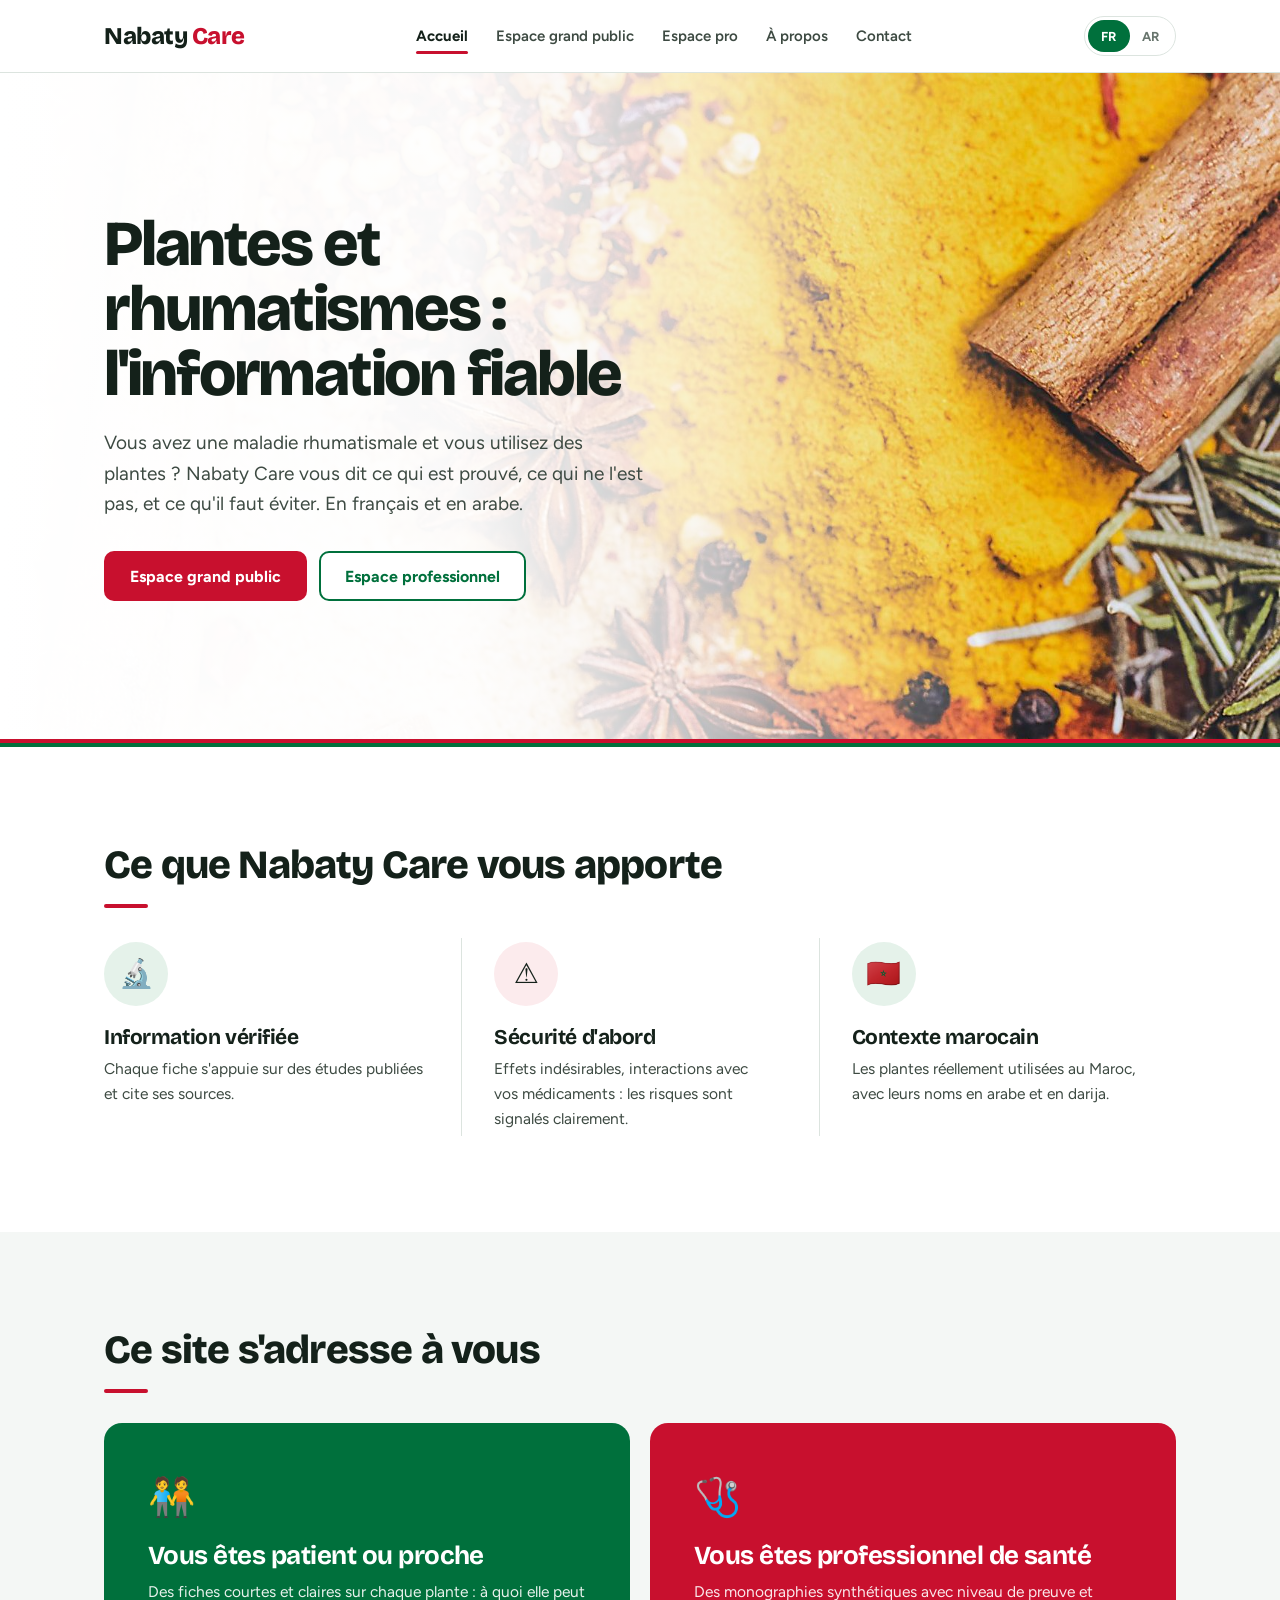
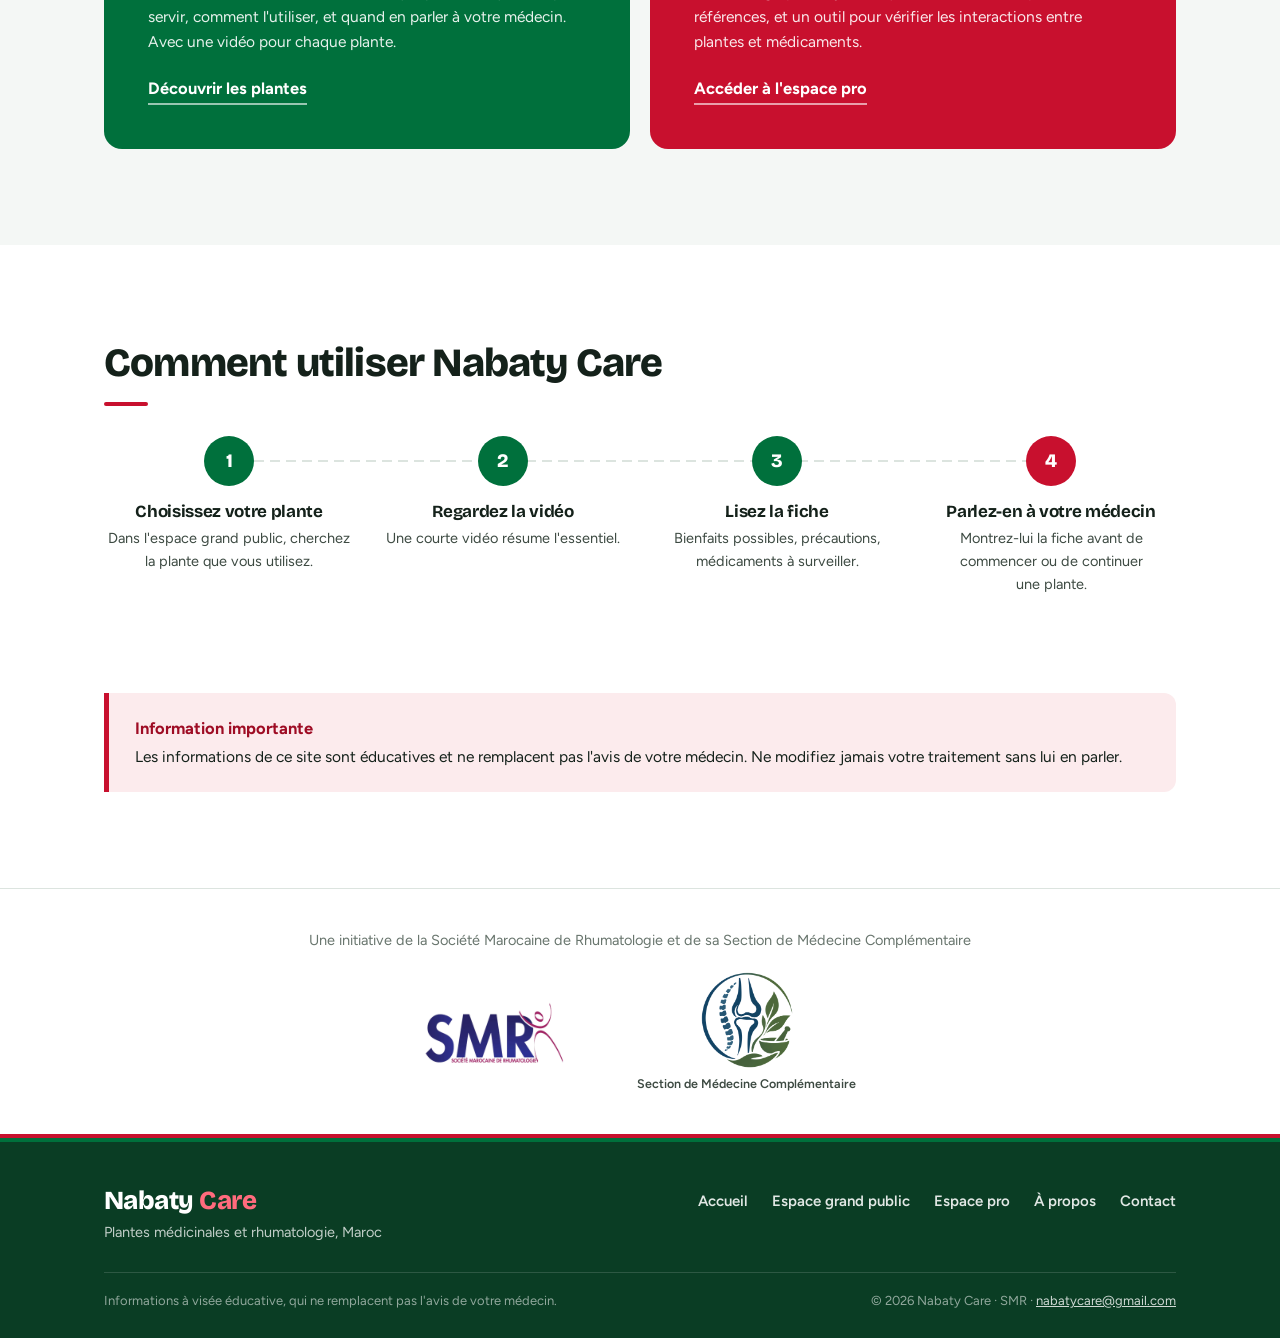
<file: index.html>
<!DOCTYPE html>
<html lang="fr" dir="ltr" class="l-fr">
<head>
<meta charset="UTF-8">
<meta name="viewport" content="width=device-width, initial-scale=1">
<title>Nabaty Care · Plantes médicinales et rhumatologie</title>
<meta name="description" content="Information fiable et bilingue sur les plantes médicinales utilisées par les personnes atteintes de maladies rhumatismales au Maroc.">
<meta name="theme-color" content="#ffffff">
<script>try{if(localStorage.getItem('nabaty-lang')==='ar'){var h=document.documentElement;h.className='l-ar';h.dir='rtl';h.lang='ar';}}catch(e){}</script>
<link rel="preconnect" href="https://fonts.googleapis.com">
<link rel="preconnect" href="https://fonts.gstatic.com" crossorigin>
<link href="https://fonts.googleapis.com/css2?family=Bricolage+Grotesque:opsz,wght@12..96,600;12..96,800&family=Figtree:wght@400;500;600;700&family=Noto+Kufi+Arabic:wght@500;700&family=Tajawal:wght@400;500;700&display=swap" rel="stylesheet">
<link rel="stylesheet" href="nabatyric.css">
</head>
<body>
<nav class="top"><div class="nav-inner">
  <a class="wordmark" href="index.html">Nabaty <span>Care</span></a>
  <div class="nav-links">
    <a href="index.html" class="active"><span data-l="fr">Accueil</span><span data-l="ar">الرئيسية</span></a>
    <a href="grand-public.html"><span data-l="fr">Espace grand public</span><span data-l="ar">فضاء العموم</span></a>
    <a href="pro.html"><span data-l="fr">Espace pro</span><span data-l="ar">الفضاء المهني</span></a>
    <a href="apropos.html"><span data-l="fr">À propos</span><span data-l="ar">من نحن</span></a>
    <a href="contact.html"><span data-l="fr">Contact</span><span data-l="ar">اتصل بنا</span></a>
  </div>
  <div class="nav-right">
    <div class="lang"><button type="button" data-lang="fr" class="on">FR</button><button type="button" data-lang="ar">AR</button></div>
    <button class="nav-toggle" type="button" aria-label="Menu" aria-expanded="false"><span></span><span></span><span></span></button>
  </div>
</div></nav>

<header class="hero">
  <div class="hero-bg" role="img" aria-label="Épices et plantes séchées"></div>
  <div class="wrap"><div class="hero-text">
    <h1 data-l="fr">Plantes et rhumatismes : l'information fiable</h1><h1 data-l="ar">النباتات والروماتيزم: معلومات موثوقة</h1>
    <p data-l="fr">Vous avez une maladie rhumatismale et vous utilisez des plantes ? Nabaty Care vous dit ce qui est prouvé, ce qui ne l'est pas, et ce qu'il faut éviter. En français et en arabe.</p><p data-l="ar">هل تعاني من مرض روماتيزمي وتستعمل النباتات؟ يخبرك Nabaty Care بما هو مُثبت علمياً، وما ليس كذلك، وما يجب تجنّبه. بالعربية والفرنسية.</p>
    <div class="hero-btns">
      <a class="btn btn-red" href="grand-public.html"><span data-l="fr">Espace grand public</span><span data-l="ar">فضاء العموم</span></a>
      <a class="btn btn-line" href="pro.html"><span data-l="fr">Espace professionnel</span><span data-l="ar">الفضاء المهني</span></a>
    </div>
  </div></div>
</header>
<div class="band"></div>

<section class="section"><div class="wrap">
  <h2 data-l="fr" class="title">Ce que Nabaty Care vous apporte</h2><h2 data-l="ar" class="title">ما يقدّمه لكم Nabaty Care</h2>
  <div class="title-bar"></div>
  <div class="cols3">
    <div class="col"><div class="ico">🔬</div><h3 data-l="fr">Information vérifiée</h3><h3 data-l="ar">معلومات موثّقة</h3><p data-l="fr">Chaque fiche s'appuie sur des études publiées et cite ses sources.</p><p data-l="ar">كل بطاقة مبنية على دراسات منشورة وتذكر مصادرها.</p></div>
    <div class="col"><div class="ico">⚠️</div><h3 data-l="fr">Sécurité d'abord</h3><h3 data-l="ar">السلامة أولاً</h3><p data-l="fr">Effets indésirables, interactions avec vos médicaments : les risques sont signalés clairement.</p><p data-l="ar">الآثار الجانبية والتداخلات مع أدويتكم: المخاطر مذكورة بوضوح.</p></div>
    <div class="col"><div class="ico">🇲🇦</div><h3 data-l="fr">Contexte marocain</h3><h3 data-l="ar">السياق المغربي</h3><p data-l="fr">Les plantes réellement utilisées au Maroc, avec leurs noms en arabe et en darija.</p><p data-l="ar">النباتات المستعملة فعلاً في المغرب، بأسمائها بالعربية والدارجة.</p></div>
  </div>
</div></section>

<section class="section tint"><div class="wrap">
  <h2 data-l="fr" class="title">Ce site s'adresse à vous</h2><h2 data-l="ar" class="title">هذا الموقع موجّه إليكم</h2>
  <div class="title-bar"></div>
  <div class="duo">
    <a class="duo-card g" href="grand-public.html"><div class="ico">🧑‍🤝‍🧑</div>
      <h3 data-l="fr">Vous êtes patient ou proche</h3><h3 data-l="ar">أنت مريض أو من أقاربه</h3>
      <p data-l="fr">Des fiches courtes et claires sur chaque plante : à quoi elle peut servir, comment l'utiliser, et quand en parler à votre médecin. Avec une vidéo pour chaque plante.</p><p data-l="ar">بطاقات قصيرة وواضحة عن كل نبتة: فيمَ قد تفيد، وكيف تُستعمل، ومتى يجب استشارة الطبيب. مع فيديو لكل نبتة.</p>
      <span data-l="fr" class="go">Découvrir les plantes</span><span data-l="ar" class="go">اكتشف النباتات</span></a>
    <a class="duo-card r" href="pro.html"><div class="ico">🩺</div>
      <h3 data-l="fr">Vous êtes professionnel de santé</h3><h3 data-l="ar">أنت مهني صحة</h3>
      <p data-l="fr">Des monographies synthétiques avec niveau de preuve et références, et un outil pour vérifier les interactions entre plantes et médicaments.</p><p data-l="ar">دراسات مركّزة لكل نبتة مع مستوى الدليل والمراجع، وأداة للتحقق من التداخلات بين النباتات والأدوية.</p>
      <span data-l="fr" class="go">Accéder à l'espace pro</span><span data-l="ar" class="go">الدخول إلى الفضاء المهني</span></a>
  </div>
</div></section>

<section class="section"><div class="wrap">
  <h2 data-l="fr" class="title">Comment utiliser Nabaty Care</h2><h2 data-l="ar" class="title">كيف تستعمل Nabaty Care</h2>
  <div class="title-bar"></div>
  <div class="steps">
    <div class="step"><div class="n">1</div><h3 data-l="fr">Choisissez votre plante</h3><h3 data-l="ar">اختر نبتتك</h3><p data-l="fr">Dans l'espace grand public, cherchez la plante que vous utilisez.</p><p data-l="ar">في فضاء العموم، ابحث عن النبتة التي تستعملها.</p></div>
    <div class="step"><div class="n">2</div><h3 data-l="fr">Regardez la vidéo</h3><h3 data-l="ar">شاهد الفيديو</h3><p data-l="fr">Une courte vidéo résume l'essentiel.</p><p data-l="ar">فيديو قصير يلخّص الأهم.</p></div>
    <div class="step"><div class="n">3</div><h3 data-l="fr">Lisez la fiche</h3><h3 data-l="ar">اقرأ البطاقة</h3><p data-l="fr">Bienfaits possibles, précautions, médicaments à surveiller.</p><p data-l="ar">الفوائد المحتملة، الاحتياطات، والأدوية التي يجب الانتباه إليها.</p></div>
    <div class="step"><div class="n">4</div><h3 data-l="fr">Parlez-en à votre médecin</h3><h3 data-l="ar">تحدّث مع طبيبك</h3><p data-l="fr">Montrez-lui la fiche avant de commencer ou de continuer une plante.</p><p data-l="ar">أطلعه على البطاقة قبل أن تبدأ نبتة أو تواصل استعمالها.</p></div>
  </div>
</div></section>

<div class="wrap" style="padding-bottom:clamp(56px,8vw,96px)">
  <div class="notice"><strong data-l="fr">Information importante</strong><strong data-l="ar">معلومة مهمة</strong><p data-l="fr">Les informations de ce site sont éducatives et ne remplacent pas l'avis de votre médecin. Ne modifiez jamais votre traitement sans lui en parler.</p><p data-l="ar">المعلومات الواردة في هذا الموقع تثقيفية ولا تعوّض رأي طبيبك. لا تغيّر علاجك أبداً دون استشارته.</p></div>
</div>
<div class="partners"><div class="wrap">
  <p data-l="fr">Une initiative de la Société Marocaine de Rhumatologie et de sa Section de Médecine Complémentaire</p><p data-l="ar">مبادرة من الجمعية المغربية لطب الروماتيزم وقسم الطب التكميلي التابع لها</p>
  <div class="logos">
    <img class="smr" src="logo-smr.png" alt="Société Marocaine de Rhumatologie (SMR)">
    <figure class="sec-fig"><img class="sec" src="logo-section.png" alt="Section de Médecine Complémentaire"><figcaption><span data-l="fr">Section de Médecine Complémentaire</span><span data-l="ar">قسم الطب التكميلي</span></figcaption></figure>
  </div>
</div></div>
<div class="band"></div>
<footer class="foot"><div class="wrap"><div class="foot-inner">
  <div class="foot-top">
    <div><div class="wordmark">Nabaty <span>Care</span></div>
    <p data-l="fr" class="foot-tag">Plantes médicinales et rhumatologie, Maroc</p><p data-l="ar" class="foot-tag">النباتات الطبية وطب الروماتيزم، المغرب</p></div>
    <div class="foot-links"><a href="index.html"><span data-l="fr">Accueil</span><span data-l="ar">الرئيسية</span></a> <a href="grand-public.html"><span data-l="fr">Espace grand public</span><span data-l="ar">فضاء العموم</span></a> <a href="pro.html"><span data-l="fr">Espace pro</span><span data-l="ar">الفضاء المهني</span></a> <a href="apropos.html"><span data-l="fr">À propos</span><span data-l="ar">من نحن</span></a> <a href="contact.html"><span data-l="fr">Contact</span><span data-l="ar">اتصل بنا</span></a></div>
  </div>
  <div class="foot-bottom">
    <span data-l="fr">Informations à visée éducative, qui ne remplacent pas l'avis de votre médecin.</span><span data-l="ar">معلومات ذات طابع تثقيفي، لا تعوّض رأي طبيبك.</span>
    <span>© 2026 Nabaty Care · SMR · <a href="mailto:nabatycare@gmail.com">nabatycare@gmail.com</a></span>
  </div>
</div></div></footer>
<script src="nabatyric.js"></script>
</body>
</html>
</file>
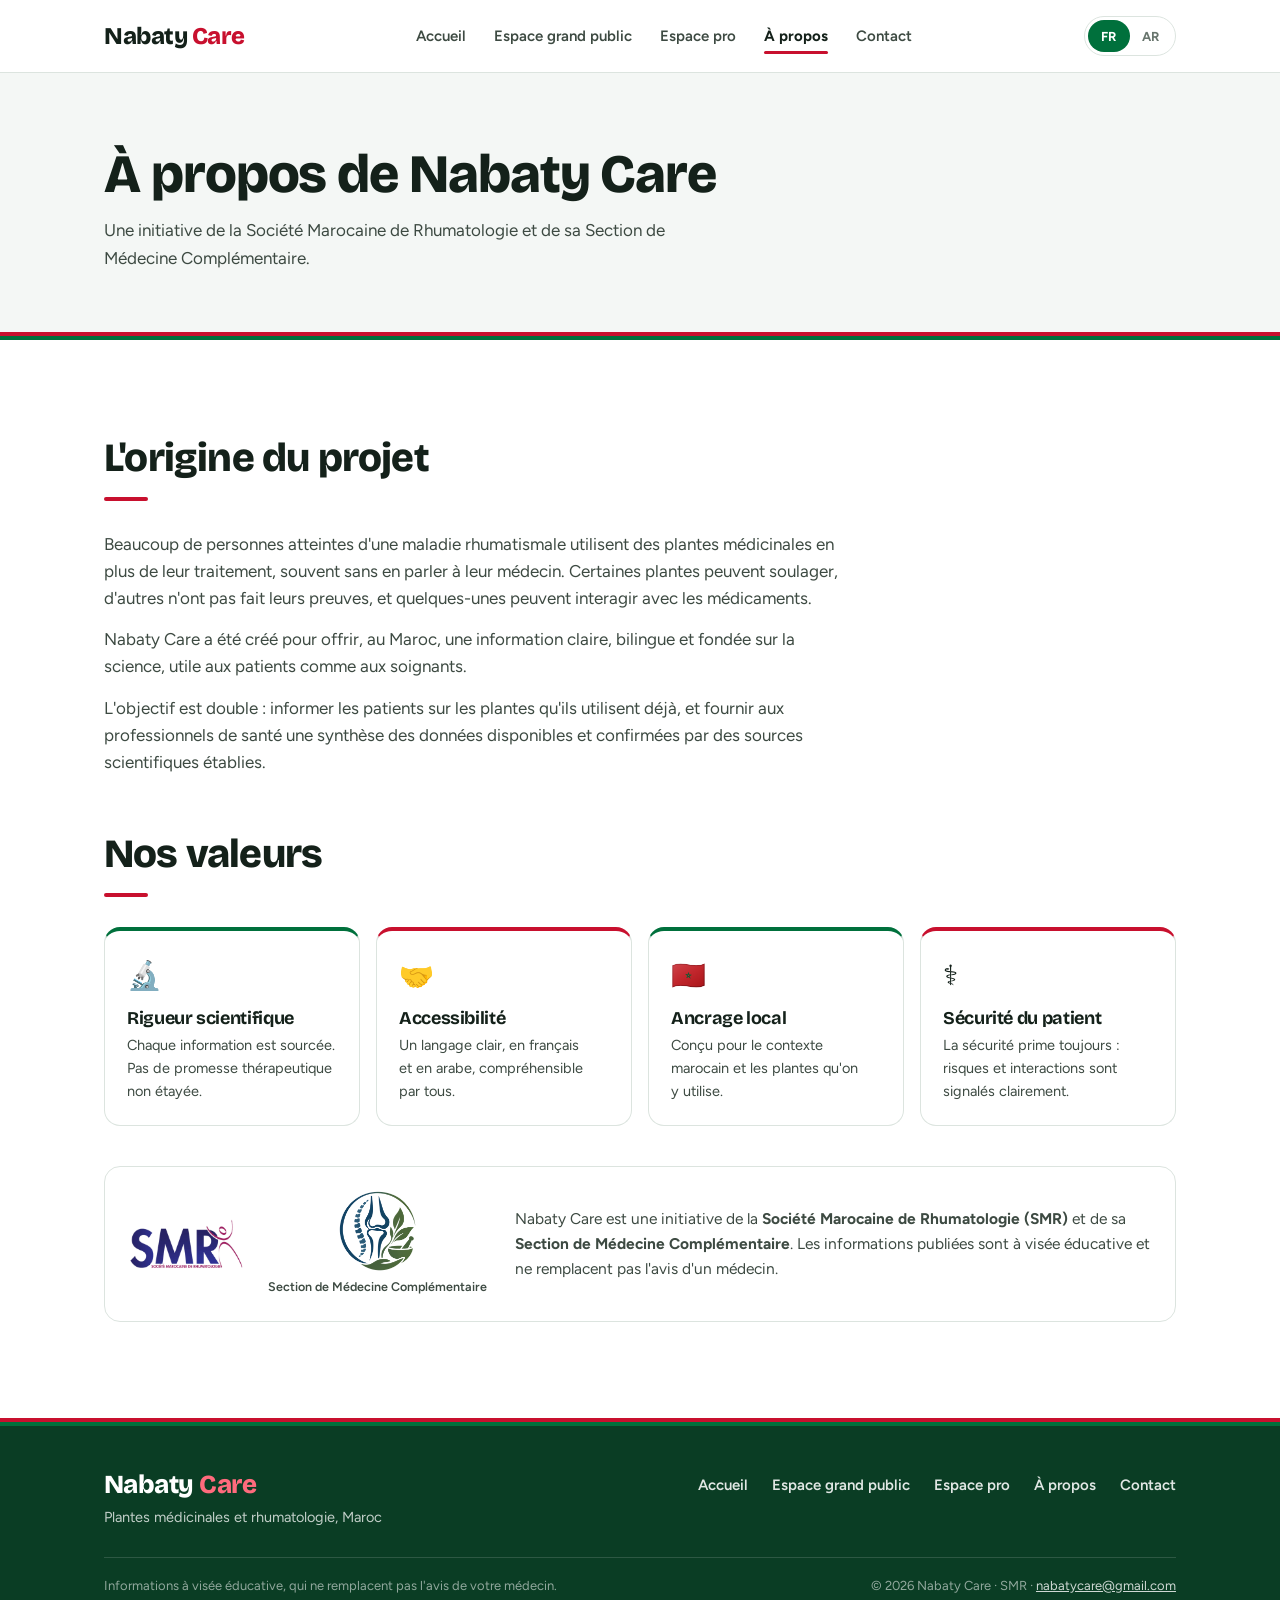
<file: apropos.html>
<!DOCTYPE html>
<html lang="fr" dir="ltr" class="l-fr">
<head>
<meta charset="UTF-8">
<meta name="viewport" content="width=device-width, initial-scale=1">
<title>À propos · Nabaty Care</title>
<meta name="description" content="Nabaty Care, une initiative de la Société Marocaine de Rhumatologie et de sa Section de Médecine Complémentaire.">
<meta name="theme-color" content="#ffffff">
<script>try{if(localStorage.getItem('nabaty-lang')==='ar'){var h=document.documentElement;h.className='l-ar';h.dir='rtl';h.lang='ar';}}catch(e){}</script>
<link rel="preconnect" href="https://fonts.googleapis.com">
<link rel="preconnect" href="https://fonts.gstatic.com" crossorigin>
<link href="https://fonts.googleapis.com/css2?family=Bricolage+Grotesque:opsz,wght@12..96,600;12..96,800&family=Figtree:wght@400;500;600;700&family=Noto+Kufi+Arabic:wght@500;700&family=Tajawal:wght@400;500;700&display=swap" rel="stylesheet">
<link rel="stylesheet" href="nabatyric.css">
</head>
<body>
<nav class="top"><div class="nav-inner">
  <a class="wordmark" href="index.html">Nabaty <span>Care</span></a>
  <div class="nav-links">
    <a href="index.html"><span data-l="fr">Accueil</span><span data-l="ar">الرئيسية</span></a>
    <a href="grand-public.html"><span data-l="fr">Espace grand public</span><span data-l="ar">فضاء العموم</span></a>
    <a href="pro.html"><span data-l="fr">Espace pro</span><span data-l="ar">الفضاء المهني</span></a>
    <a href="apropos.html" class="active"><span data-l="fr">À propos</span><span data-l="ar">من نحن</span></a>
    <a href="contact.html"><span data-l="fr">Contact</span><span data-l="ar">اتصل بنا</span></a>
  </div>
  <div class="nav-right">
    <div class="lang"><button type="button" data-lang="fr" class="on">FR</button><button type="button" data-lang="ar">AR</button></div>
    <button class="nav-toggle" type="button" aria-label="Menu" aria-expanded="false"><span></span><span></span><span></span></button>
  </div>
</div></nav>
<header class="page-head"><div class="wrap">
  <h1 data-l="fr">À propos de Nabaty Care</h1><h1 data-l="ar">حول Nabaty Care</h1>
  <p data-l="fr">Une initiative de la Société Marocaine de Rhumatologie et de sa Section de Médecine Complémentaire.</p><p data-l="ar">مبادرة من الجمعية المغربية لطب الروماتيزم وقسم الطب التكميلي التابع لها.</p>
</div></header>
<div class="band"></div>

<section class="section"><div class="wrap">
  <h2 data-l="fr" class="title">L'origine du projet</h2><h2 data-l="ar" class="title">نشأة المشروع</h2>
  <div class="title-bar"></div>
  <div class="prose">
    <p data-l="fr">Beaucoup de personnes atteintes d'une maladie rhumatismale utilisent des plantes médicinales en plus de leur traitement, souvent sans en parler à leur médecin. Certaines plantes peuvent soulager, d'autres n'ont pas fait leurs preuves, et quelques-unes peuvent interagir avec les médicaments.</p><p data-l="ar">كثير من المصابين بأمراض روماتيزمية يستعملون النباتات الطبية إلى جانب علاجهم، وغالباً دون إخبار طبيبهم. بعض النباتات قد تخفّف الأعراض، وبعضها لم تثبت فعاليته، وبعضها قد يتداخل مع الأدوية.</p>
    <p data-l="fr">Nabaty Care a été créé pour offrir, au Maroc, une information claire, bilingue et fondée sur la science, utile aux patients comme aux soignants.</p><p data-l="ar">أُنشئ Nabaty Care لتقديم معلومات واضحة، ثنائية اللغة ومبنية على العلم في المغرب، تفيد المرضى ومهنيي الصحة على حدّ سواء.</p>
    <p data-l="fr">L'objectif est double : informer les patients sur les plantes qu'ils utilisent déjà, et fournir aux professionnels de santé une synthèse des données disponibles et confirmées par des sources scientifiques établies.</p><p data-l="ar">الهدف مزدوج: إعلام المرضى بالنباتات التي يستعملونها فعلاً، وتزويد مهنيي الصحة بخلاصة للمعطيات المتوفرة والمؤكَّدة بمصادر علمية معتمدة.</p>
  </div>

  <div style="margin-top:56px"><h2 data-l="fr" class="title">Nos valeurs</h2><h2 data-l="ar" class="title">قيمنا</h2></div>
  <div class="title-bar"></div>
  <div class="values">
    <div class="val"><div class="ico">🔬</div><h3 data-l="fr">Rigueur scientifique</h3><h3 data-l="ar">الصرامة العلمية</h3><p data-l="fr">Chaque information est sourcée. Pas de promesse thérapeutique non étayée.</p><p data-l="ar">كل معلومة موثّقة بمصدر. لا وعود علاجية غير مدعومة.</p></div>
    <div class="val"><div class="ico">🤝</div><h3 data-l="fr">Accessibilité</h3><h3 data-l="ar">سهولة الوصول</h3><p data-l="fr">Un langage clair, en français et en arabe, compréhensible par tous.</p><p data-l="ar">لغة واضحة، بالعربية والفرنسية، في متناول الجميع.</p></div>
    <div class="val"><div class="ico">🇲🇦</div><h3 data-l="fr">Ancrage local</h3><h3 data-l="ar">الانتماء المحلي</h3><p data-l="fr">Conçu pour le contexte marocain et les plantes qu'on y utilise.</p><p data-l="ar">مصمَّم للسياق المغربي وللنباتات المستعملة فيه.</p></div>
    <div class="val"><div class="ico">⚕️</div><h3 data-l="fr">Sécurité du patient</h3><h3 data-l="ar">سلامة المريض</h3><p data-l="fr">La sécurité prime toujours : risques et interactions sont signalés clairement.</p><p data-l="ar">السلامة أولاً دائماً: المخاطر والتداخلات مذكورة بوضوح.</p></div>
  </div>

  <div class="affil">
    <div class="logos"><img class="smr" src="logo-smr.png" alt="Société Marocaine de Rhumatologie"><figure class="sec-fig"><img class="sec" src="logo-section.png" alt="Section de Médecine Complémentaire"><figcaption><span data-l="fr">Section de Médecine Complémentaire</span><span data-l="ar">قسم الطب التكميلي</span></figcaption></figure></div>
    <p data-l="fr">Nabaty Care est une initiative de la <strong>Société Marocaine de Rhumatologie (SMR)</strong> et de sa <strong>Section de Médecine Complémentaire</strong>. Les informations publiées sont à visée éducative et ne remplacent pas l'avis d'un médecin.</p><p data-l="ar">Nabaty Care مبادرة من <strong>الجمعية المغربية لطب الروماتيزم</strong> و<strong>قسم الطب التكميلي</strong> التابع لها. المعلومات المنشورة ذات طابع تثقيفي ولا تعوّض رأي الطبيب.</p>
  </div>
</div></section>
<div class="band"></div>
<footer class="foot"><div class="wrap"><div class="foot-inner">
  <div class="foot-top">
    <div><div class="wordmark">Nabaty <span>Care</span></div>
    <p data-l="fr" class="foot-tag">Plantes médicinales et rhumatologie, Maroc</p><p data-l="ar" class="foot-tag">النباتات الطبية وطب الروماتيزم، المغرب</p></div>
    <div class="foot-links"><a href="index.html"><span data-l="fr">Accueil</span><span data-l="ar">الرئيسية</span></a> <a href="grand-public.html"><span data-l="fr">Espace grand public</span><span data-l="ar">فضاء العموم</span></a> <a href="pro.html"><span data-l="fr">Espace pro</span><span data-l="ar">الفضاء المهني</span></a> <a href="apropos.html"><span data-l="fr">À propos</span><span data-l="ar">من نحن</span></a> <a href="contact.html"><span data-l="fr">Contact</span><span data-l="ar">اتصل بنا</span></a></div>
  </div>
  <div class="foot-bottom">
    <span data-l="fr">Informations à visée éducative, qui ne remplacent pas l'avis de votre médecin.</span><span data-l="ar">معلومات ذات طابع تثقيفي، لا تعوّض رأي طبيبك.</span>
    <span>© 2026 Nabaty Care · SMR · <a href="mailto:nabatycare@gmail.com">nabatycare@gmail.com</a></span>
  </div>
</div></div></footer>
<script src="nabatyric.js"></script>
</body>
</html>
</file>
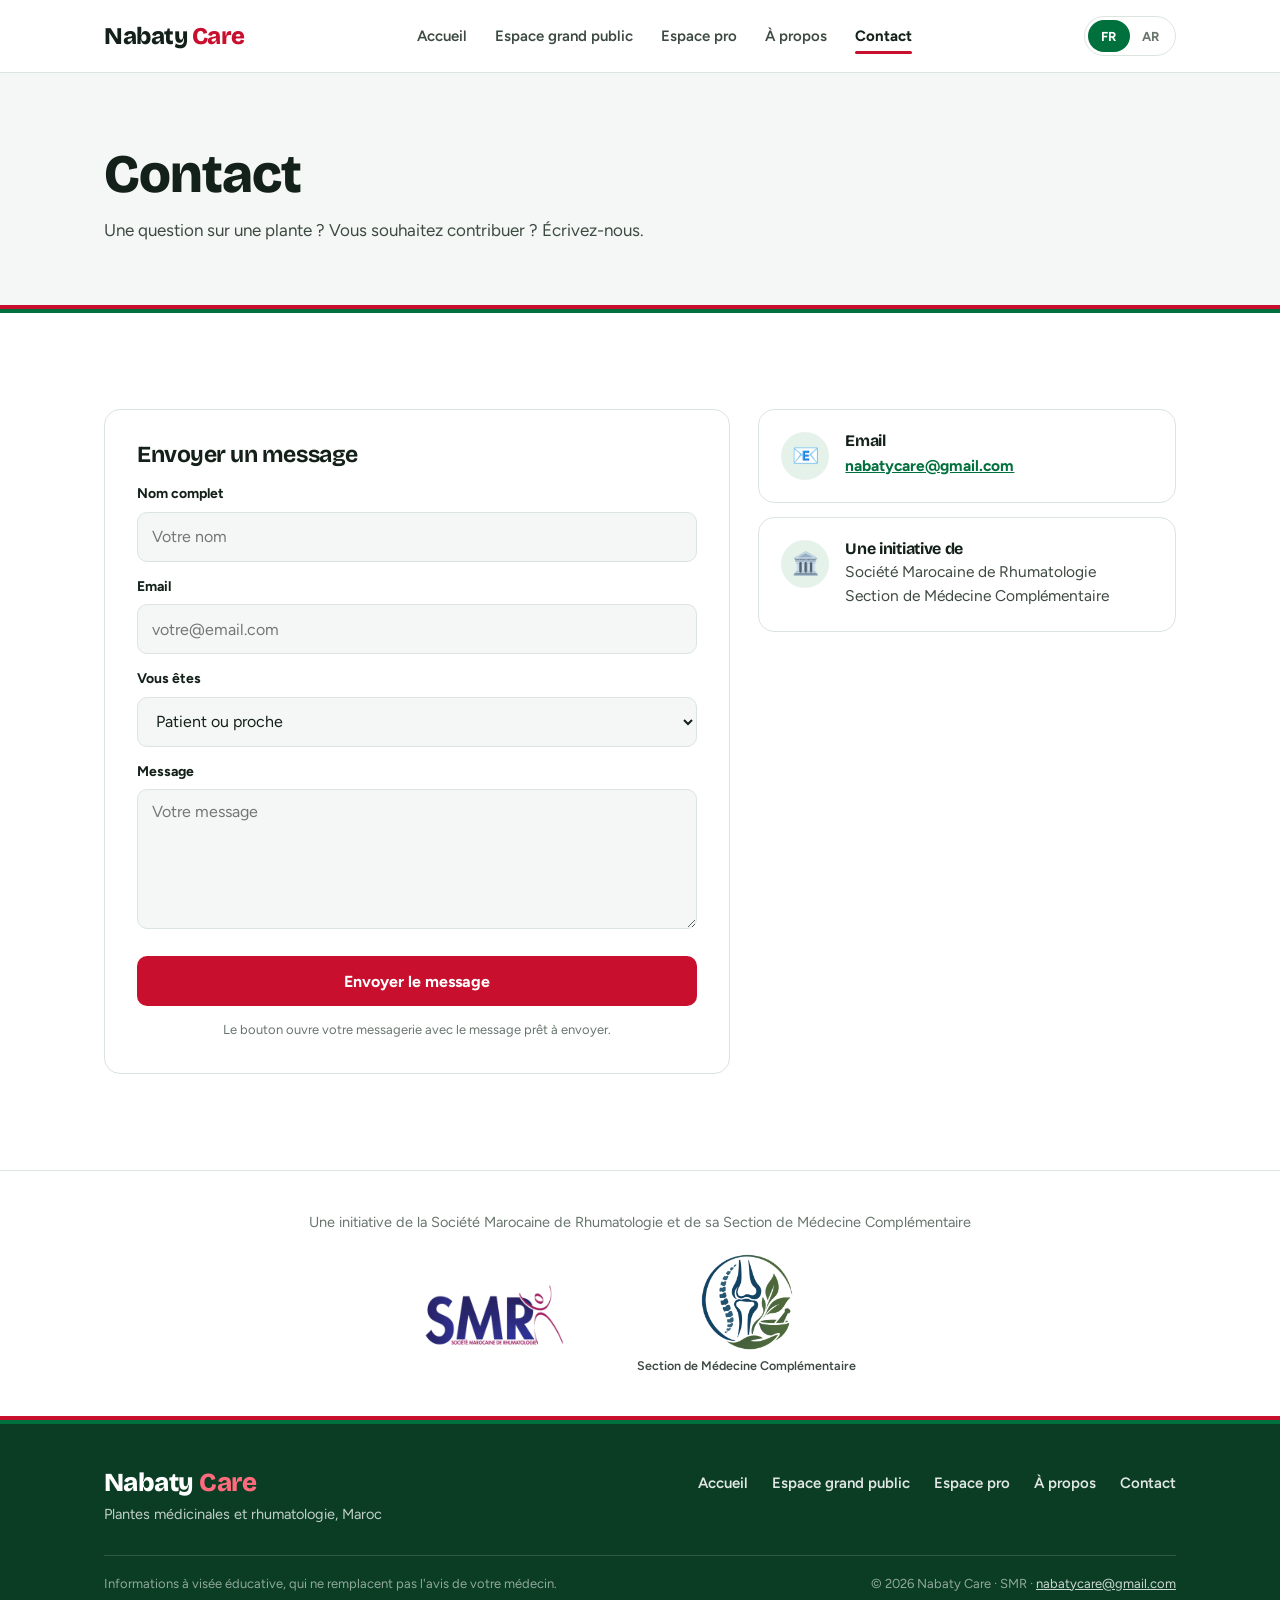
<file: contact.html>
<!DOCTYPE html>
<html lang="fr" dir="ltr" class="l-fr">
<head>
<meta charset="UTF-8">
<meta name="viewport" content="width=device-width, initial-scale=1">
<title>Contact · Nabaty Care</title>
<meta name="description" content="Contactez l'équipe Nabaty Care : nabatycare@gmail.com">
<meta name="theme-color" content="#ffffff">
<script>try{if(localStorage.getItem('nabaty-lang')==='ar'){var h=document.documentElement;h.className='l-ar';h.dir='rtl';h.lang='ar';}}catch(e){}</script>
<link rel="preconnect" href="https://fonts.googleapis.com">
<link rel="preconnect" href="https://fonts.gstatic.com" crossorigin>
<link href="https://fonts.googleapis.com/css2?family=Bricolage+Grotesque:opsz,wght@12..96,600;12..96,800&family=Figtree:wght@400;500;600;700&family=Noto+Kufi+Arabic:wght@500;700&family=Tajawal:wght@400;500;700&display=swap" rel="stylesheet">
<link rel="stylesheet" href="nabatyric.css">
</head>
<body>
<nav class="top"><div class="nav-inner">
  <a class="wordmark" href="index.html">Nabaty <span>Care</span></a>
  <div class="nav-links">
    <a href="index.html"><span data-l="fr">Accueil</span><span data-l="ar">الرئيسية</span></a>
    <a href="grand-public.html"><span data-l="fr">Espace grand public</span><span data-l="ar">فضاء العموم</span></a>
    <a href="pro.html"><span data-l="fr">Espace pro</span><span data-l="ar">الفضاء المهني</span></a>
    <a href="apropos.html"><span data-l="fr">À propos</span><span data-l="ar">من نحن</span></a>
    <a href="contact.html" class="active"><span data-l="fr">Contact</span><span data-l="ar">اتصل بنا</span></a>
  </div>
  <div class="nav-right">
    <div class="lang"><button type="button" data-lang="fr" class="on">FR</button><button type="button" data-lang="ar">AR</button></div>
    <button class="nav-toggle" type="button" aria-label="Menu" aria-expanded="false"><span></span><span></span><span></span></button>
  </div>
</div></nav>
<header class="page-head"><div class="wrap">
  <h1 data-l="fr">Contact</h1><h1 data-l="ar">اتصل بنا</h1>
  <p data-l="fr">Une question sur une plante ? Vous souhaitez contribuer ? Écrivez-nous.</p><p data-l="ar">سؤال حول نبتة؟ تريد المساهمة؟ راسلنا.</p>
</div></header>
<div class="band"></div>

<section class="section"><div class="wrap"><div class="contact-grid">
  <form class="form" id="contact-form">
    <h2 data-l="fr">Envoyer un message</h2><h2 data-l="ar">إرسال رسالة</h2>
    <label for="c-nom"><span data-l="fr">Nom complet</span><span data-l="ar">الاسم الكامل</span></label>
    <input id="c-nom" type="text" required placeholder="Votre nom" data-ph-fr="Votre nom" data-ph-ar="اسمك">
    <label for="c-mail"><span data-l="fr">Email</span><span data-l="ar">البريد الإلكتروني</span></label>
    <input id="c-mail" type="email" placeholder="votre@email.com" data-ph-fr="votre@email.com" data-ph-ar="votre@email.com">
    <label for="c-profil"><span data-l="fr">Vous êtes</span><span data-l="ar">أنت</span></label>
    <select id="c-profil">
      <option data-fr="Patient ou proche" data-ar="مريض أو من أقاربه">Patient ou proche</option>
      <option data-fr="Médecin" data-ar="طبيب">Médecin</option>
      <option data-fr="Pharmacien" data-ar="صيدلي">Pharmacien</option>
      <option data-fr="Autre professionnel de santé" data-ar="مهني صحة آخر">Autre professionnel de santé</option>
      <option data-fr="Chercheur" data-ar="باحث">Chercheur</option>
      <option data-fr="Autre" data-ar="آخر">Autre</option>
    </select>
    <label for="c-msg"><span data-l="fr">Message</span><span data-l="ar">الرسالة</span></label>
    <textarea id="c-msg" required placeholder="Votre message" data-ph-fr="Votre message" data-ph-ar="رسالتك"></textarea>
    <button class="btn btn-red" type="submit"><span data-l="fr">Envoyer le message</span><span data-l="ar">إرسال الرسالة</span></button>
    <p data-l="fr" class="small">Le bouton ouvre votre messagerie avec le message prêt à envoyer.</p><p data-l="ar" class="small">يفتح الزر بريدك الإلكتروني والرسالة جاهزة للإرسال.</p>
  </form>
  <div>
    <div class="info"><div class="ico">📧</div><div><h3 data-l="fr">Email</h3><h3 data-l="ar">البريد الإلكتروني</h3><a href="mailto:nabatycare@gmail.com">nabatycare@gmail.com</a></div></div>
    <div class="info"><div class="ico">🏛️</div><div><h3 data-l="fr">Une initiative de</h3><h3 data-l="ar">مبادرة من</h3><p data-l="fr">Société Marocaine de Rhumatologie<br>Section de Médecine Complémentaire</p><p data-l="ar">الجمعية المغربية لطب الروماتيزم<br>قسم الطب التكميلي</p></div></div>
  </div>
</div></div></section>
<div class="partners"><div class="wrap">
  <p data-l="fr">Une initiative de la Société Marocaine de Rhumatologie et de sa Section de Médecine Complémentaire</p><p data-l="ar">مبادرة من الجمعية المغربية لطب الروماتيزم وقسم الطب التكميلي التابع لها</p>
  <div class="logos">
    <img class="smr" src="logo-smr.png" alt="Société Marocaine de Rhumatologie (SMR)">
    <figure class="sec-fig"><img class="sec" src="logo-section.png" alt="Section de Médecine Complémentaire"><figcaption><span data-l="fr">Section de Médecine Complémentaire</span><span data-l="ar">قسم الطب التكميلي</span></figcaption></figure>
  </div>
</div></div>
<div class="band"></div>
<footer class="foot"><div class="wrap"><div class="foot-inner">
  <div class="foot-top">
    <div><div class="wordmark">Nabaty <span>Care</span></div>
    <p data-l="fr" class="foot-tag">Plantes médicinales et rhumatologie, Maroc</p><p data-l="ar" class="foot-tag">النباتات الطبية وطب الروماتيزم، المغرب</p></div>
    <div class="foot-links"><a href="index.html"><span data-l="fr">Accueil</span><span data-l="ar">الرئيسية</span></a> <a href="grand-public.html"><span data-l="fr">Espace grand public</span><span data-l="ar">فضاء العموم</span></a> <a href="pro.html"><span data-l="fr">Espace pro</span><span data-l="ar">الفضاء المهني</span></a> <a href="apropos.html"><span data-l="fr">À propos</span><span data-l="ar">من نحن</span></a> <a href="contact.html"><span data-l="fr">Contact</span><span data-l="ar">اتصل بنا</span></a></div>
  </div>
  <div class="foot-bottom">
    <span data-l="fr">Informations à visée éducative, qui ne remplacent pas l'avis de votre médecin.</span><span data-l="ar">معلومات ذات طابع تثقيفي، لا تعوّض رأي طبيبك.</span>
    <span>© 2026 Nabaty Care · SMR · <a href="mailto:nabatycare@gmail.com">nabatycare@gmail.com</a></span>
  </div>
</div></div></footer>
<script src="nabatyric.js"></script>
</body>
</html>
</file>
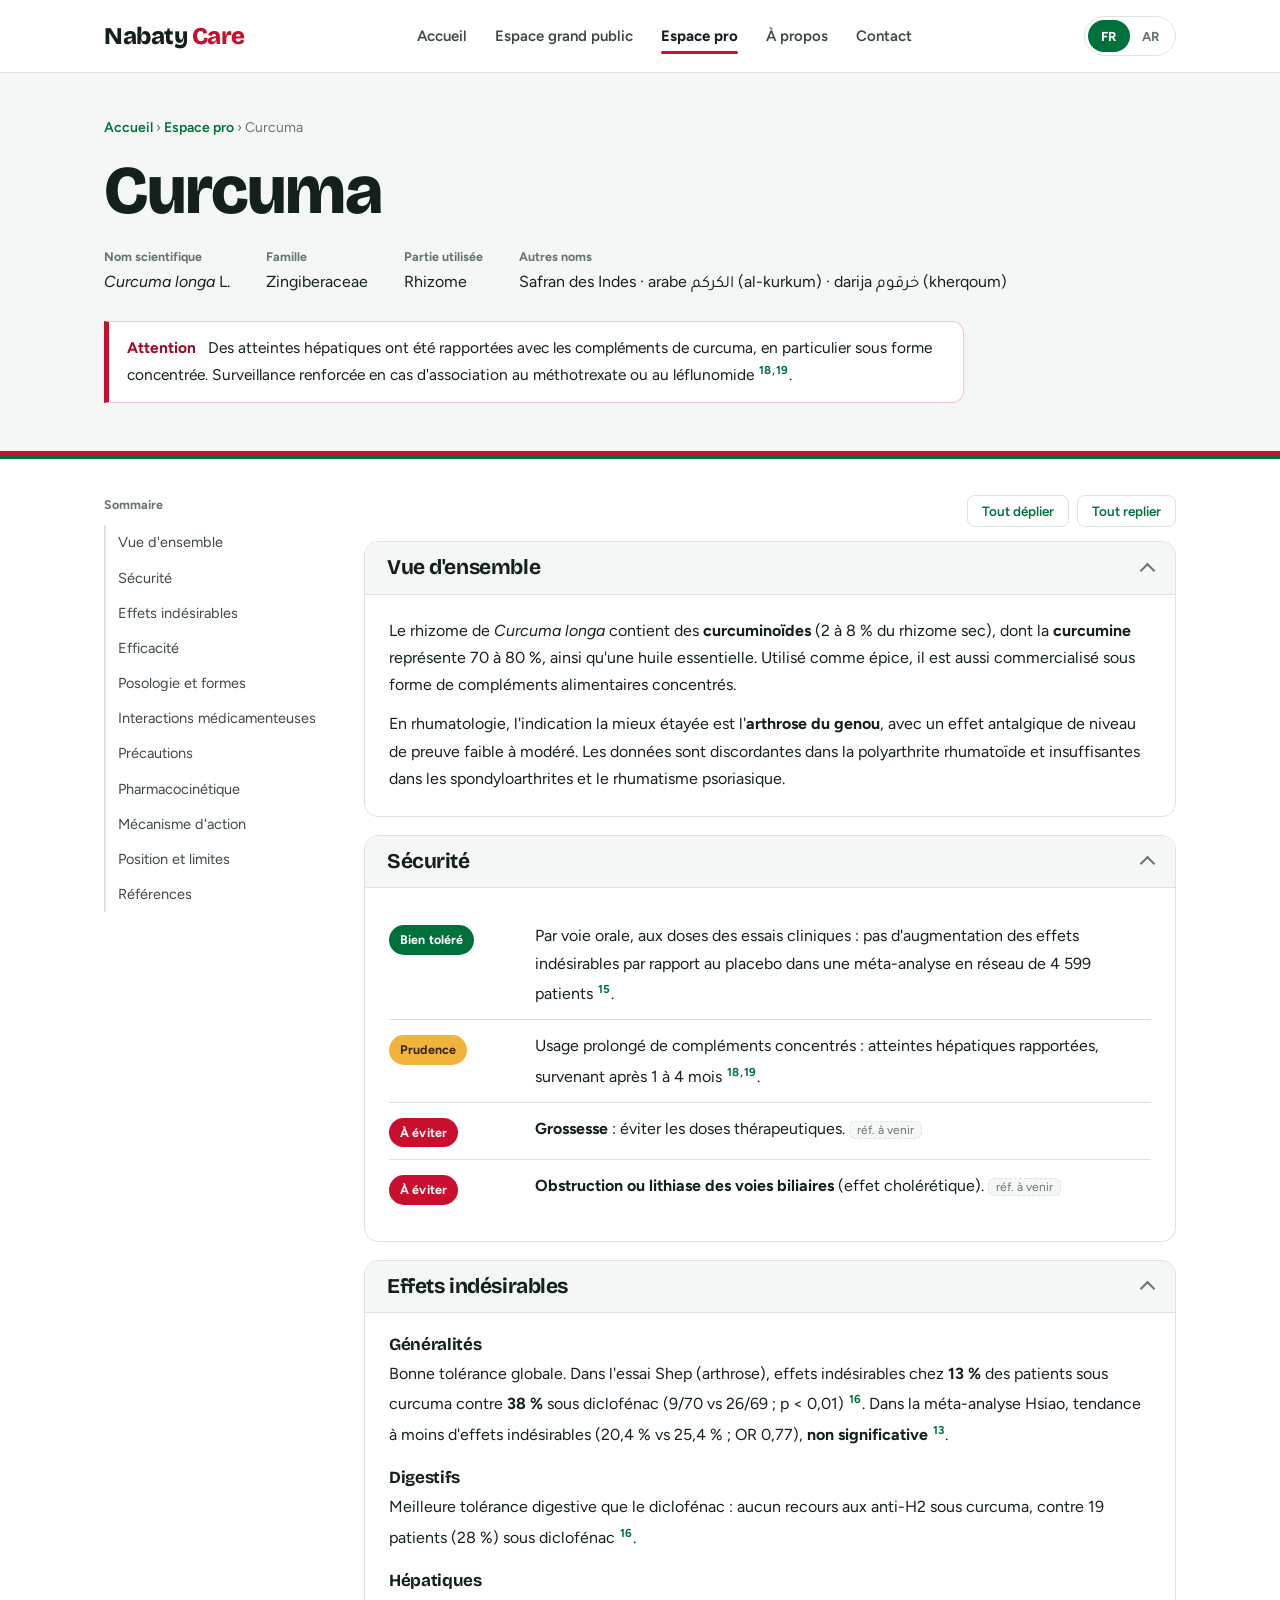
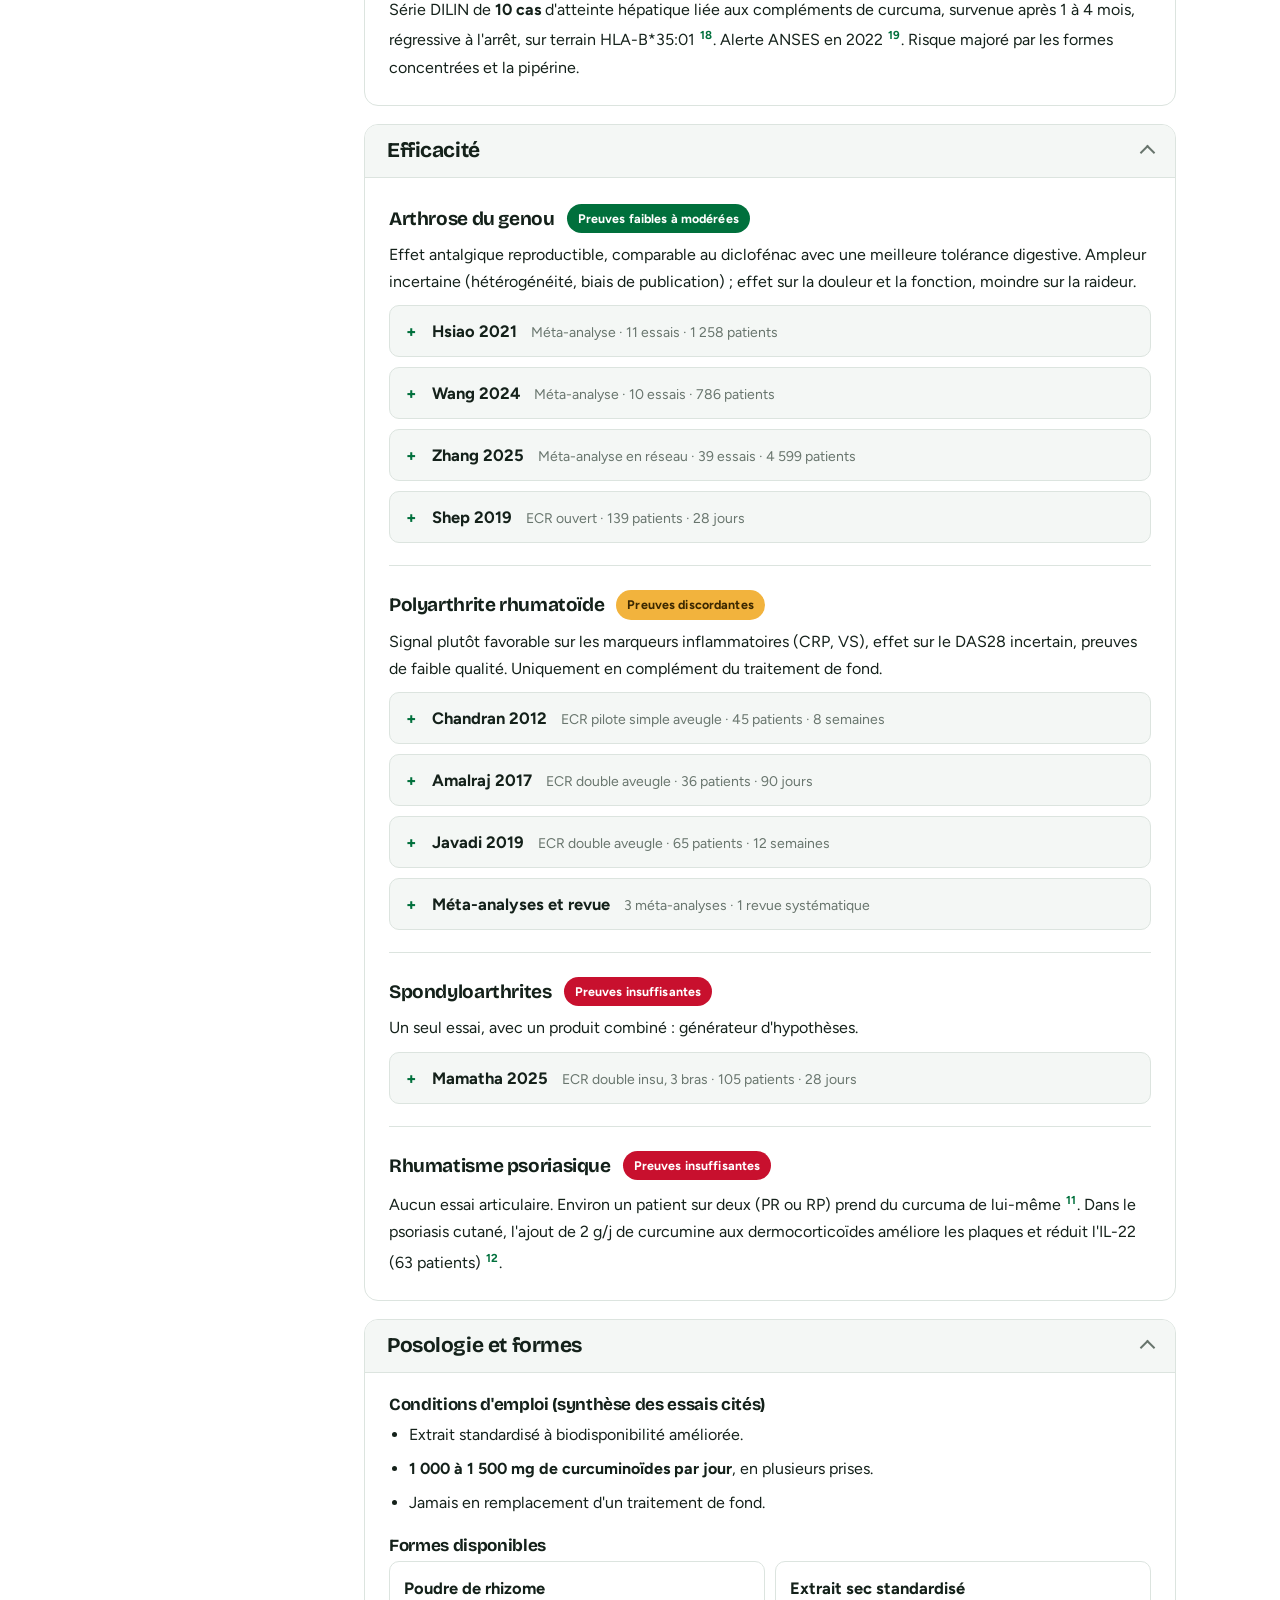
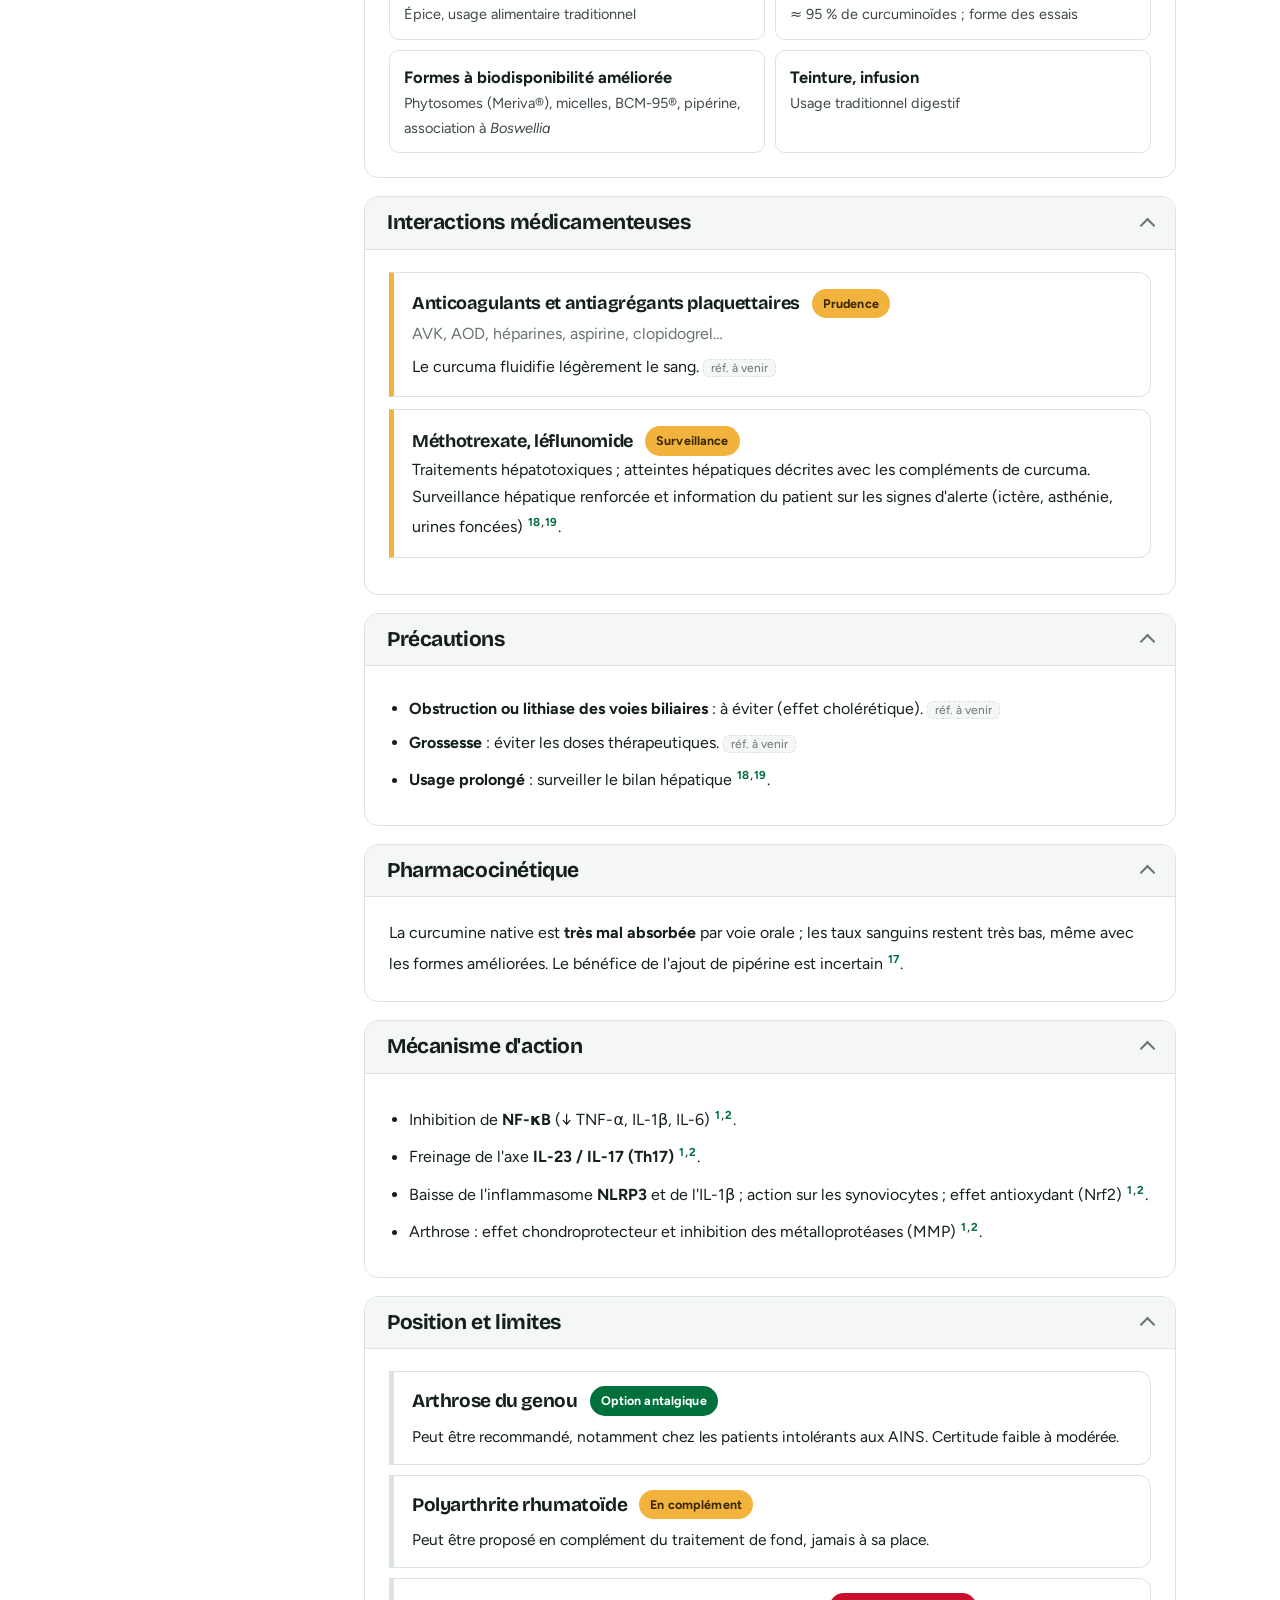
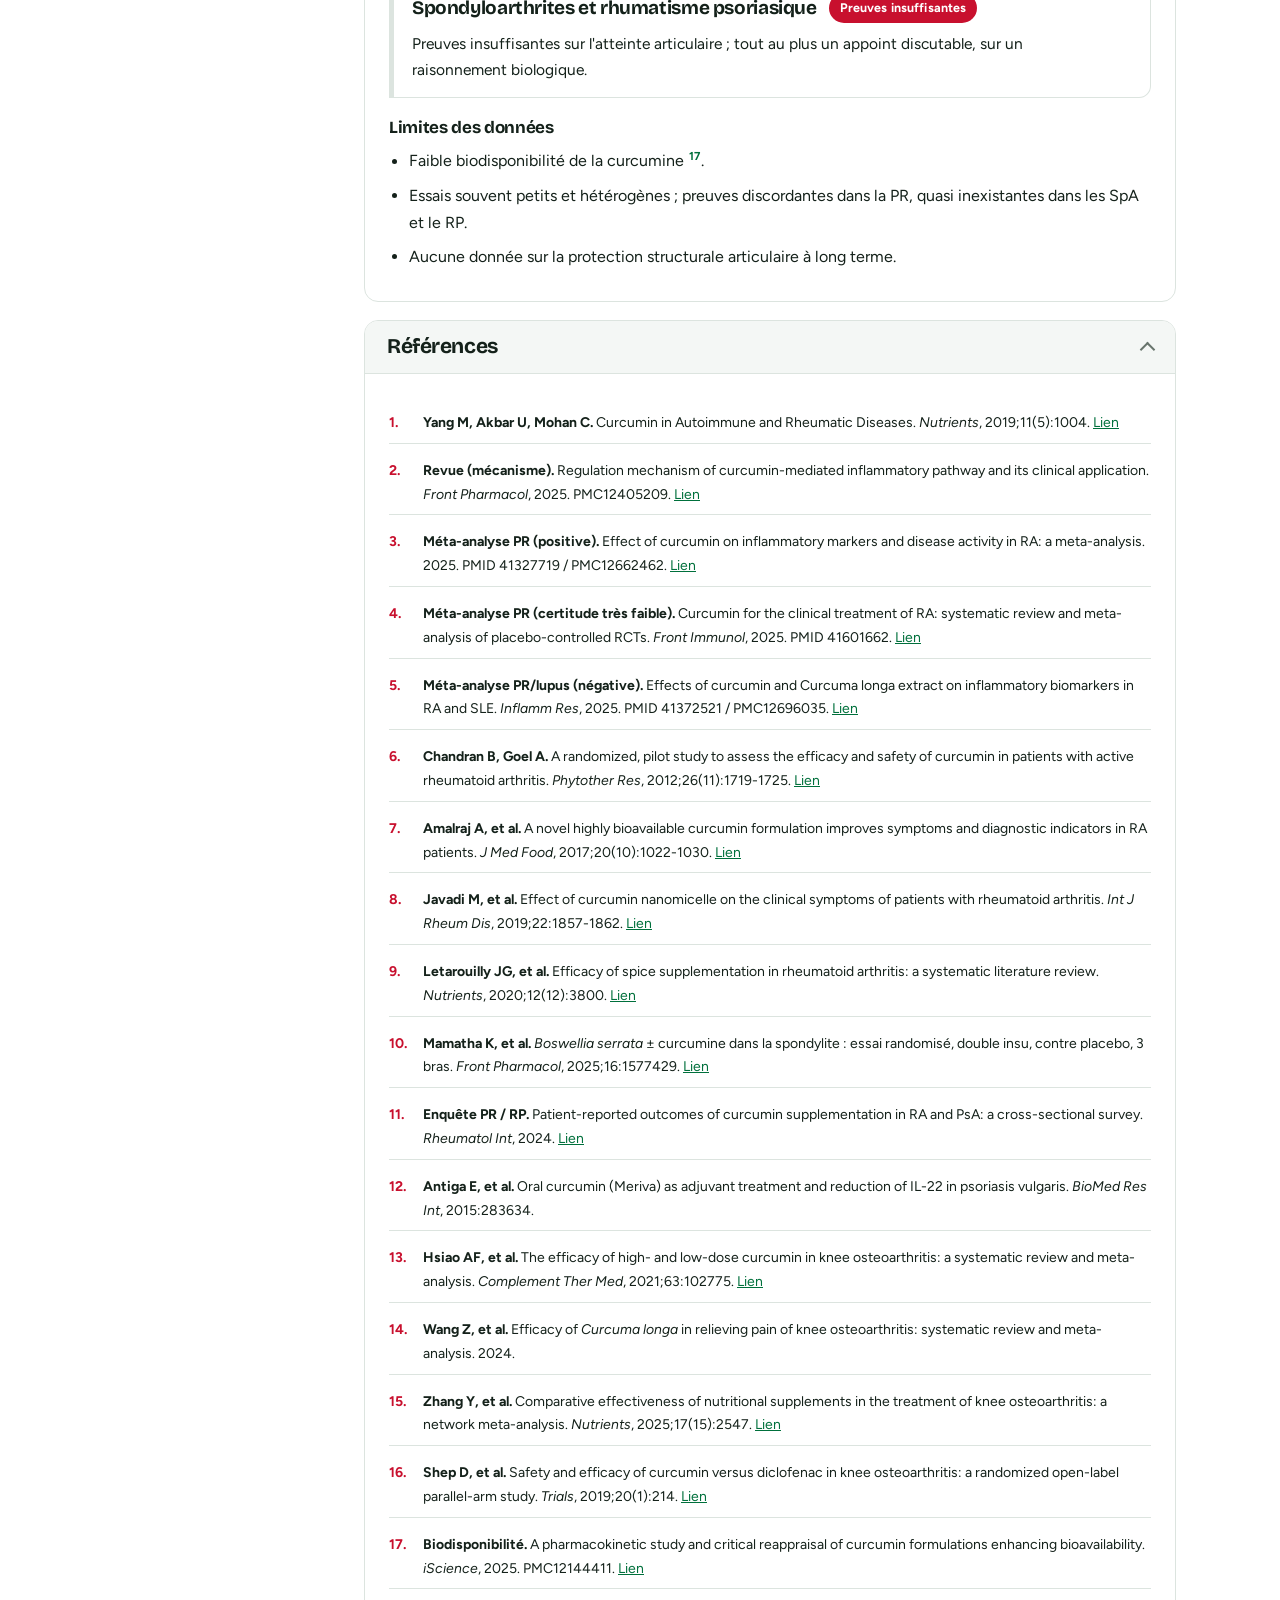
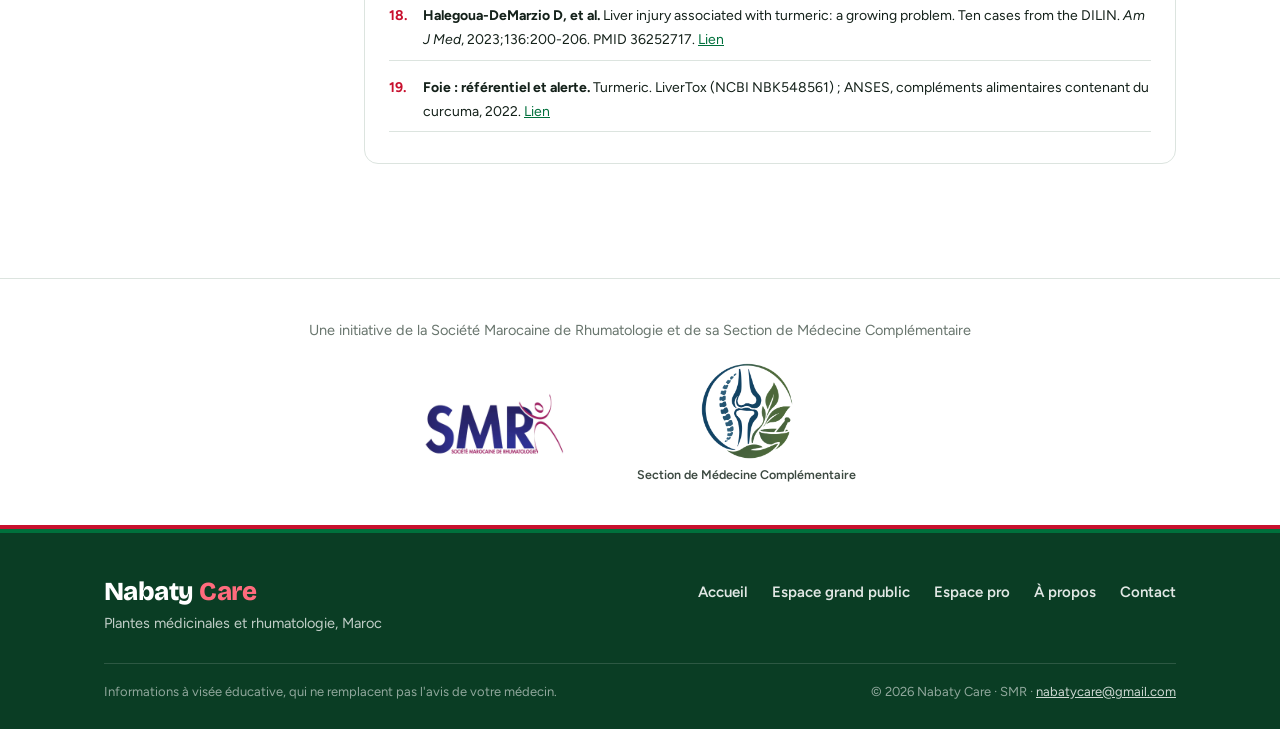
<file: curcuma-pro.html>
<!DOCTYPE html>
<html lang="fr" dir="ltr" class="l-fr">
<head>
<meta charset="UTF-8">
<meta name="viewport" content="width=device-width, initial-scale=1">
<title>Curcuma · Monographie professionnelle · Nabaty Care</title>
<meta name="description" content="Monographie du curcuma (Curcuma longa) en rhumatologie : sécurité, effets indésirables, efficacité, interactions, références.">
<meta name="theme-color" content="#ffffff">
<script>try{if(localStorage.getItem('nabaty-lang')==='ar'){var h=document.documentElement;h.className='l-ar';h.dir='rtl';h.lang='ar';}}catch(e){}</script>
<link rel="preconnect" href="https://fonts.googleapis.com">
<link rel="preconnect" href="https://fonts.gstatic.com" crossorigin>
<link href="https://fonts.googleapis.com/css2?family=Bricolage+Grotesque:opsz,wght@12..96,600;12..96,800&family=Figtree:wght@400;500;600;700&family=Noto+Kufi+Arabic:wght@500;700&family=Tajawal:wght@400;500;700&display=swap" rel="stylesheet">
<link rel="stylesheet" href="nabatyric.css">
</head>
<body>
<nav class="top"><div class="nav-inner">
  <a class="wordmark" href="index.html">Nabaty <span>Care</span></a>
  <div class="nav-links">
    <a href="index.html"><span data-l="fr">Accueil</span><span data-l="ar">الرئيسية</span></a>
    <a href="grand-public.html"><span data-l="fr">Espace grand public</span><span data-l="ar">فضاء العموم</span></a>
    <a href="pro.html" class="active"><span data-l="fr">Espace pro</span><span data-l="ar">الفضاء المهني</span></a>
    <a href="apropos.html"><span data-l="fr">À propos</span><span data-l="ar">من نحن</span></a>
    <a href="contact.html"><span data-l="fr">Contact</span><span data-l="ar">اتصل بنا</span></a>
  </div>
  <div class="nav-right">
    <div class="lang"><button type="button" data-lang="fr" class="on">FR</button><button type="button" data-lang="ar">AR</button></div>
    <button class="nav-toggle" type="button" aria-label="Menu" aria-expanded="false"><span></span><span></span><span></span></button>
  </div>
</div></nav>

<header class="mono-head"><div class="wrap ltr" lang="fr">
  <div class="crumbs"><a href="index.html">Accueil</a> › <a href="pro.html">Espace pro</a> › Curcuma</div>
  <h1>Curcuma</h1>
  <dl class="ident">
    <div><dt>Nom scientifique</dt><dd><i>Curcuma longa</i> L.</dd></div>
    <div><dt>Famille</dt><dd>Zingiberaceae</dd></div>
    <div><dt>Partie utilisée</dt><dd>Rhizome</dd></div>
    <div><dt>Autres noms</dt><dd>Safran des Indes · arabe <span class="arn" lang="ar">الكركم</span> (al-kurkum) · darija <span class="arn" lang="ar">خرقوم</span> (kherqoum)</dd></div>
  </dl>
  <div class="caution"><strong>Attention</strong> Des atteintes hépatiques ont été rapportées avec les compléments de curcuma, en particulier sous forme concentrée. Surveillance renforcée en cas d'association au méthotrexate ou au léflunomide <sup class="r"><a href="#ref-18">18</a>,<a href="#ref-19">19</a></sup>.</div>
</div></header>
<div class="band"></div>

<section class="section" style="padding-top:36px"><div class="wrap">
<p class="ar-note" data-l="ar">هذه الدراسة المهنية متوفرة باللغة الفرنسية. <a href="curcuma.html">البطاقة المبسّطة بالعربية</a></p>
<div class="mono ltr" lang="fr">
<nav class="toc" aria-label="Sommaire"><strong>Sommaire</strong>
  <a href="#apercu">Vue d'ensemble</a><a href="#securite">Sécurité</a><a href="#effets">Effets indésirables</a>
  <a href="#efficacite">Efficacité</a><a href="#posologie">Posologie et formes</a><a href="#interactions">Interactions médicamenteuses</a>
  <a href="#precautions">Précautions</a><a href="#pk">Pharmacocinétique</a><a href="#mecanisme">Mécanisme d'action</a>
  <a href="#position">Position et limites</a><a href="#references">Références</a>
</nav>
<div class="mono-main">
  <div class="tools"><button type="button" data-panels="open">Tout déplier</button><button type="button" data-panels="close">Tout replier</button></div>

  <details class="panel" id="apercu" open><summary><h2>Vue d'ensemble</h2></summary><div class="panel-body">
  <p>Le rhizome de <i>Curcuma longa</i> contient des <strong>curcuminoïdes</strong> (2 à 8 % du rhizome sec), dont la <strong>curcumine</strong> représente 70 à 80 %, ainsi qu'une huile essentielle. Utilisé comme épice, il est aussi commercialisé sous forme de compléments alimentaires concentrés.</p>
  <p>En rhumatologie, l'indication la mieux étayée est l'<strong>arthrose du genou</strong>, avec un effet antalgique de niveau de preuve faible à modéré. Les données sont discordantes dans la polyarthrite rhumatoïde et insuffisantes dans les spondyloarthrites et le rhumatisme psoriasique.</p></div></details>

  <details class="panel" id="securite" open><summary><h2>Sécurité</h2></summary><div class="panel-body">
  <div class="safe-row"><span class="pill ok">Bien toléré</span><p>Par voie orale, aux doses des essais cliniques : pas d'augmentation des effets indésirables par rapport au placebo dans une méta-analyse en réseau de 4 599 patients <sup class="r"><a href="#ref-15">15</a></sup>.</p></div>
  <div class="safe-row"><span class="pill warn">Prudence</span><p>Usage prolongé de compléments concentrés : atteintes hépatiques rapportées, survenant après 1 à 4 mois <sup class="r"><a href="#ref-18">18</a>,<a href="#ref-19">19</a></sup>.</p></div>
  <div class="safe-row"><span class="pill bad">À éviter</span><p><strong>Grossesse</strong> : éviter les doses thérapeutiques. <span class="todo">réf. à venir</span></p></div>
  <div class="safe-row"><span class="pill bad">À éviter</span><p><strong>Obstruction ou lithiase des voies biliaires</strong> (effet cholérétique). <span class="todo">réf. à venir</span></p></div></div></details>

  <details class="panel" id="effets" open><summary><h2>Effets indésirables</h2></summary><div class="panel-body">
  <h3>Généralités</h3>
  <p>Bonne tolérance globale. Dans l'essai Shep (arthrose), effets indésirables chez <strong>13 %</strong> des patients sous curcuma contre <strong>38 %</strong> sous diclofénac (9/70 vs 26/69 ; p &lt; 0,01) <sup class="r"><a href="#ref-16">16</a></sup>. Dans la méta-analyse Hsiao, tendance à moins d'effets indésirables (20,4 % vs 25,4 % ; OR 0,77), <strong>non significative</strong> <sup class="r"><a href="#ref-13">13</a></sup>.</p>
  <h3>Digestifs</h3>
  <p>Meilleure tolérance digestive que le diclofénac : aucun recours aux anti-H2 sous curcuma, contre 19 patients (28 %) sous diclofénac <sup class="r"><a href="#ref-16">16</a></sup>.</p>
  <h3>Hépatiques</h3>
  <p>Série DILIN de <strong>10 cas</strong> d'atteinte hépatique liée aux compléments de curcuma, survenue après 1 à 4 mois, régressive à l'arrêt, sur terrain HLA-B*35:01 <sup class="r"><a href="#ref-18">18</a></sup>. Alerte ANSES en 2022 <sup class="r"><a href="#ref-19">19</a></sup>. Risque majoré par les formes concentrées et la pipérine.</p></div></details>

  <details class="panel" id="efficacite" open><summary><h2>Efficacité</h2></summary><div class="panel-body">
  <div class="indication">
    <div class="ind-head"><h3>Arthrose du genou</h3><span class="pill ok">Preuves faibles à modérées</span></div>
    <p>Effet antalgique reproductible, comparable au diclofénac avec une meilleure tolérance digestive. Ampleur incertaine (hétérogénéité, biais de publication) ; effet sur la douleur et la fonction, moindre sur la raideur.</p>
    <details class="study"><summary><span class="st-t">Hsiao 2021</span><span class="st-m">Méta-analyse · 11 essais · 1 258 patients</span></summary><div class="st-b"><p>EVA : SMD −1,66 (IC 95 % −2,56 à −0,76). WOMAC douleur : −0,79 (−1,32 à −0,26). Fonction et raideur non significatives après correction. Certitude faible à très faible ; biais de publication sur l'EVA (Egger p = 0,024). Pas de différence entre hautes et basses doses <sup class="r"><a href="#ref-13">13</a></sup>.</p></div></details>
    <details class="study"><summary><span class="st-t">Wang 2024</span><span class="st-m">Méta-analyse · 10 essais · 786 patients</span></summary><div class="st-b"><p>EVA : différence moyenne 18,25/100 (7,79 à 28,72). WOMAC non inférieur aux AINS <sup class="r"><a href="#ref-14">14</a></sup>.</p></div></details>
    <details class="study"><summary><span class="st-t">Zhang 2025</span><span class="st-m">Méta-analyse en réseau · 39 essais · 4 599 patients</span></summary><div class="st-b"><p>Tous compléments confondus. Curcuma significatif sur la fonction WOMAC (+9,96) et l'EVA (+12,34 ; IC 1,59 à 23,34), pas sur la douleur ni la raideur WOMAC. 3ᵉ rang, derrière <i>Boswellia</i> <sup class="r"><a href="#ref-15">15</a></sup>.</p></div></details>
    <details class="study"><summary><span class="st-t">Shep 2019</span><span class="st-m">ECR ouvert · 139 patients · 28 jours</span></summary><div class="st-b"><p>Curcumine 500 mg ×3/j vs diclofénac 50 mg ×2/j. EVA : 7,84 → 2,20 vs 7,81 → 2,20, efficacité identique (p = 0,98), meilleure tolérance <sup class="r"><a href="#ref-16">16</a></sup>.</p></div></details>
  </div>

  <div class="indication">
    <div class="ind-head"><h3>Polyarthrite rhumatoïde</h3><span class="pill warn">Preuves discordantes</span></div>
    <p>Signal plutôt favorable sur les marqueurs inflammatoires (CRP, VS), effet sur le DAS28 incertain, preuves de faible qualité. Uniquement en complément du traitement de fond.</p>
    <details class="study"><summary><span class="st-t">Chandran 2012</span><span class="st-m">ECR pilote simple aveugle · 45 patients · 8 semaines</span></summary><div class="st-b"><p>BCM-95 500 mg ×2/j vs diclofénac vs association. DAS28 6,40 → 3,55 (−44,5 %) sous curcumine vs −42,1 % sous diclofénac. Baisse significative de la CRP sous curcumine seule (−52 %) ; VS inchangée dans tous les groupes. Aucun effet indésirable <sup class="r"><a href="#ref-6">6</a></sup>.</p></div></details>
    <details class="study"><summary><span class="st-t">Amalraj 2017</span><span class="st-m">ECR double aveugle · 36 patients · 90 jours</span></summary><div class="st-b"><p>250 ou 500 mg ×2/j. DAS28 −52,6 % et −66 % vs 0 % sous placebo ; CRP −29,9 % à −51,2 %. Effectif très faible <sup class="r"><a href="#ref-7">7</a></sup>.</p></div></details>
    <details class="study"><summary><span class="st-t">Javadi 2019</span><span class="st-m">ECR double aveugle · 65 patients · 12 semaines</span></summary><div class="st-b"><p>Nanomicelles 40 mg ×3/j en ajout au méthotrexate. <strong>Neutre</strong> : pas de différence de DAS28 vs placebo (p = 0,21) ni de VS (p = 0,52) <sup class="r"><a href="#ref-8">8</a></sup>.</p></div></details>
    <details class="study"><summary><span class="st-t">Méta-analyses et revue</span><span class="st-m">3 méta-analyses · 1 revue systématique</span></summary><div class="st-b"><ul><li><strong>Positive</strong> (7 essais) : DAS28 −1,47 (−1,68 à −1,26), au-delà du seuil de pertinence clinique de 1,2 ; CRP −0,93 mg/dL ; VS −31 mm/h <sup class="r"><a href="#ref-3">3</a></sup>.</li><li><strong>Positive, certitude très faible</strong> (6 essais, 244 patients) <sup class="r"><a href="#ref-4">4</a></sup>.</li><li><strong>Négative</strong> (7 essais, 314 patients, PR et lupus) : DAS28 SMD −2,34 (−5,13 à +0,44), non significatif <sup class="r"><a href="#ref-5">5</a></sup>.</li><li><strong>Revue systématique</strong> : pas de conclusion possible pour le curcuma <sup class="r"><a href="#ref-9">9</a></sup>.</li></ul></div></details>
  </div>

  <div class="indication">
    <div class="ind-head"><h3>Spondyloarthrites</h3><span class="pill bad">Preuves insuffisantes</span></div>
    <p>Un seul essai, avec un produit combiné : générateur d'hypothèses.</p>
    <details class="study"><summary><span class="st-t">Mamatha 2025</span><span class="st-m">ECR double insu, 3 bras · 105 patients · 28 jours</span></summary><div class="st-b"><p><i>Boswellia</i> + curcumine 400 mg/j : BASDAI −65,5 % à J28 (p &lt; 0,001) ; IL-1β −54,6 % et NLRP3 −35,1 % vs placebo. <strong>Réserves</strong> : effet propre du curcuma non isolé, durée courte, BASDAI initial bas (~3,9), diagnostic non confirmé par imagerie ni rhumatologue <sup class="r"><a href="#ref-10">10</a></sup>.</p></div></details>
  </div>

  <div class="indication">
    <div class="ind-head"><h3>Rhumatisme psoriasique</h3><span class="pill bad">Preuves insuffisantes</span></div>
    <p>Aucun essai articulaire. Environ un patient sur deux (PR ou RP) prend du curcuma de lui-même <sup class="r"><a href="#ref-11">11</a></sup>. Dans le psoriasis cutané, l'ajout de 2 g/j de curcumine aux dermocorticoïdes améliore les plaques et réduit l'IL-22 (63 patients) <sup class="r"><a href="#ref-12">12</a></sup>.</p>
  </div></div></details>

  <details class="panel" id="posologie" open><summary><h2>Posologie et formes</h2></summary><div class="panel-body">
  <h3>Conditions d'emploi (synthèse des essais cités)</h3>
  <ul>
    <li>Extrait standardisé à biodisponibilité améliorée.</li>
    <li><strong>1 000 à 1 500 mg de curcuminoïdes par jour</strong>, en plusieurs prises.</li>
    <li>Jamais en remplacement d'un traitement de fond.</li>
  </ul>
  <h3>Formes disponibles</h3>
  <div class="forms">
    <div><strong>Poudre de rhizome</strong><span>Épice, usage alimentaire traditionnel</span></div>
    <div><strong>Extrait sec standardisé</strong><span>≈ 95 % de curcuminoïdes ; forme des essais</span></div>
    <div><strong>Formes à biodisponibilité améliorée</strong><span>Phytosomes (Meriva®), micelles, BCM-95®, pipérine, association à <i>Boswellia</i></span></div>
    <div><strong>Teinture, infusion</strong><span>Usage traditionnel digestif</span></div>
  </div></div></details>

  <details class="panel" id="interactions" open><summary><h2>Interactions médicamenteuses</h2></summary><div class="panel-body">
  <div class="found" id="found"></div>
  <div class="inter-card inter" id="int-saignement">
    <div class="ic-head"><h3>Anticoagulants et antiagrégants plaquettaires</h3><span class="pill warn">Prudence</span></div>
    <p class="ic-sub">AVK, AOD, héparines, aspirine, clopidogrel…</p>
    <p>Le curcuma fluidifie légèrement le sang. <span class="todo">réf. à venir</span></p>
  </div>
  <div class="inter-card inter" id="int-foie">
    <div class="ic-head"><h3>Méthotrexate, léflunomide</h3><span class="pill warn">Surveillance</span></div>
    <p>Traitements hépatotoxiques ; atteintes hépatiques décrites avec les compléments de curcuma. Surveillance hépatique renforcée et information du patient sur les signes d'alerte (ictère, asthénie, urines foncées) <sup class="r"><a href="#ref-18">18</a>,<a href="#ref-19">19</a></sup>.</p>
  </div></div></details>

  <details class="panel" id="precautions" open><summary><h2>Précautions</h2></summary><div class="panel-body">
  <ul>
    <li><strong>Obstruction ou lithiase des voies biliaires</strong> : à éviter (effet cholérétique). <span class="todo">réf. à venir</span></li>
    <li><strong>Grossesse</strong> : éviter les doses thérapeutiques. <span class="todo">réf. à venir</span></li>
    <li><strong>Usage prolongé</strong> : surveiller le bilan hépatique <sup class="r"><a href="#ref-18">18</a>,<a href="#ref-19">19</a></sup>.</li>
  </ul></div></details>

  <details class="panel" id="pk" open><summary><h2>Pharmacocinétique</h2></summary><div class="panel-body">
  <p>La curcumine native est <strong>très mal absorbée</strong> par voie orale ; les taux sanguins restent très bas, même avec les formes améliorées. Le bénéfice de l'ajout de pipérine est incertain <sup class="r"><a href="#ref-17">17</a></sup>.</p></div></details>

  <details class="panel" id="mecanisme" open><summary><h2>Mécanisme d'action</h2></summary><div class="panel-body">
  <ul>
    <li>Inhibition de <strong>NF-κB</strong> (↓ TNF-α, IL-1β, IL-6) <sup class="r"><a href="#ref-1">1</a>,<a href="#ref-2">2</a></sup>.</li>
    <li>Freinage de l'axe <strong>IL-23 / IL-17 (Th17)</strong> <sup class="r"><a href="#ref-1">1</a>,<a href="#ref-2">2</a></sup>.</li>
    <li>Baisse de l'inflammasome <strong>NLRP3</strong> et de l'IL-1β ; action sur les synoviocytes ; effet antioxydant (Nrf2) <sup class="r"><a href="#ref-1">1</a>,<a href="#ref-2">2</a></sup>.</li>
    <li>Arthrose : effet chondroprotecteur et inhibition des métalloprotéases (MMP) <sup class="r"><a href="#ref-1">1</a>,<a href="#ref-2">2</a></sup>.</li>
  </ul></div></details>

  <details class="panel" id="position" open><summary><h2>Position et limites</h2></summary><div class="panel-body">
  <div class="reco"><div class="ind-head"><h3>Arthrose du genou</h3><span class="pill ok">Option antalgique</span></div><p>Peut être recommandé, notamment chez les patients intolérants aux AINS. Certitude faible à modérée.</p></div>
  <div class="reco"><div class="ind-head"><h3>Polyarthrite rhumatoïde</h3><span class="pill warn">En complément</span></div><p>Peut être proposé en complément du traitement de fond, jamais à sa place.</p></div>
  <div class="reco"><div class="ind-head"><h3>Spondyloarthrites et rhumatisme psoriasique</h3><span class="pill bad">Preuves insuffisantes</span></div><p>Preuves insuffisantes sur l'atteinte articulaire ; tout au plus un appoint discutable, sur un raisonnement biologique.</p></div>
  <h3>Limites des données</h3>
  <ul>
    <li>Faible biodisponibilité de la curcumine <sup class="r"><a href="#ref-17">17</a></sup>.</li>
    <li>Essais souvent petits et hétérogènes ; preuves discordantes dans la PR, quasi inexistantes dans les SpA et le RP.</li>
    <li>Aucune donnée sur la protection structurale articulaire à long terme.</li>
  </ul></div></details>

  <details class="panel" id="references" open><summary><h2>Références</h2></summary><div class="panel-body"><ol class="refs"><li id="ref-1"><b class="n">1.</b><b>Yang M, Akbar U, Mohan C.</b> Curcumin in Autoimmune and Rheumatic Diseases. <i>Nutrients</i>, 2019;11(5):1004. <a href="https://doi.org/10.3390/nu11051004" target="_blank" rel="noopener">Lien</a></li><li id="ref-2"><b class="n">2.</b><b>Revue (mécanisme).</b> Regulation mechanism of curcumin-mediated inflammatory pathway and its clinical application. <i>Front Pharmacol</i>, 2025. PMC12405209. <a href="https://pmc.ncbi.nlm.nih.gov/articles/PMC12405209/" target="_blank" rel="noopener">Lien</a></li><li id="ref-3"><b class="n">3.</b><b>Méta-analyse PR (positive).</b> Effect of curcumin on inflammatory markers and disease activity in RA: a meta-analysis. 2025. PMID 41327719 / PMC12662462. <a href="https://pubmed.ncbi.nlm.nih.gov/41327719/" target="_blank" rel="noopener">Lien</a></li><li id="ref-4"><b class="n">4.</b><b>Méta-analyse PR (certitude très faible).</b> Curcumin for the clinical treatment of RA: systematic review and meta-analysis of placebo-controlled RCTs. <i>Front Immunol</i>, 2025. PMID 41601662. <a href="https://pubmed.ncbi.nlm.nih.gov/41601662/" target="_blank" rel="noopener">Lien</a></li><li id="ref-5"><b class="n">5.</b><b>Méta-analyse PR/lupus (négative).</b> Effects of curcumin and Curcuma longa extract on inflammatory biomarkers in RA and SLE. <i>Inflamm Res</i>, 2025. PMID 41372521 / PMC12696035. <a href="https://pubmed.ncbi.nlm.nih.gov/41372521/" target="_blank" rel="noopener">Lien</a></li><li id="ref-6"><b class="n">6.</b><b>Chandran B, Goel A.</b> A randomized, pilot study to assess the efficacy and safety of curcumin in patients with active rheumatoid arthritis. <i>Phytother Res</i>, 2012;26(11):1719-1725. <a href="https://doi.org/10.1002/ptr.4639" target="_blank" rel="noopener">Lien</a></li><li id="ref-7"><b class="n">7.</b><b>Amalraj A, et al.</b> A novel highly bioavailable curcumin formulation improves symptoms and diagnostic indicators in RA patients. <i>J Med Food</i>, 2017;20(10):1022-1030. <a href="https://doi.org/10.1089/jmf.2017.3930" target="_blank" rel="noopener">Lien</a></li><li id="ref-8"><b class="n">8.</b><b>Javadi M, et al.</b> Effect of curcumin nanomicelle on the clinical symptoms of patients with rheumatoid arthritis. <i>Int J Rheum Dis</i>, 2019;22:1857-1862. <a href="https://doi.org/10.1111/1756-185X.13688" target="_blank" rel="noopener">Lien</a></li><li id="ref-9"><b class="n">9.</b><b>Letarouilly JG, et al.</b> Efficacy of spice supplementation in rheumatoid arthritis: a systematic literature review. <i>Nutrients</i>, 2020;12(12):3800. <a href="https://doi.org/10.3390/nu12123800" target="_blank" rel="noopener">Lien</a></li><li id="ref-10"><b class="n">10.</b><b>Mamatha K, et al.</b> <i>Boswellia serrata</i> ± curcumine dans la spondylite : essai randomisé, double insu, contre placebo, 3 bras. <i>Front Pharmacol</i>, 2025;16:1577429. <a href="https://doi.org/10.3389/fphar.2025.1577429" target="_blank" rel="noopener">Lien</a></li><li id="ref-11"><b class="n">11.</b><b>Enquête PR / RP.</b> Patient-reported outcomes of curcumin supplementation in RA and PsA: a cross-sectional survey. <i>Rheumatol Int</i>, 2024. <a href="https://doi.org/10.1007/s00296-024-05577-6" target="_blank" rel="noopener">Lien</a></li><li id="ref-12"><b class="n">12.</b><b>Antiga E, et al.</b> Oral curcumin (Meriva) as adjuvant treatment and reduction of IL-22 in psoriasis vulgaris. <i>BioMed Res Int</i>, 2015:283634.</li><li id="ref-13"><b class="n">13.</b><b>Hsiao AF, et al.</b> The efficacy of high- and low-dose curcumin in knee osteoarthritis: a systematic review and meta-analysis. <i>Complement Ther Med</i>, 2021;63:102775. <a href="https://doi.org/10.1016/j.ctim.2021.102775" target="_blank" rel="noopener">Lien</a></li><li id="ref-14"><b class="n">14.</b><b>Wang Z, et al.</b> Efficacy of <i>Curcuma longa</i> in relieving pain of knee osteoarthritis: systematic review and meta-analysis. 2024.</li><li id="ref-15"><b class="n">15.</b><b>Zhang Y, et al.</b> Comparative effectiveness of nutritional supplements in the treatment of knee osteoarthritis: a network meta-analysis. <i>Nutrients</i>, 2025;17(15):2547. <a href="https://doi.org/10.3390/nu17152547" target="_blank" rel="noopener">Lien</a></li><li id="ref-16"><b class="n">16.</b><b>Shep D, et al.</b> Safety and efficacy of curcumin versus diclofenac in knee osteoarthritis: a randomized open-label parallel-arm study. <i>Trials</i>, 2019;20(1):214. <a href="https://doi.org/10.1186/s13063-019-3327-2" target="_blank" rel="noopener">Lien</a></li><li id="ref-17"><b class="n">17.</b><b>Biodisponibilité.</b> A pharmacokinetic study and critical reappraisal of curcumin formulations enhancing bioavailability. <i>iScience</i>, 2025. PMC12144411. <a href="https://pmc.ncbi.nlm.nih.gov/articles/PMC12144411/" target="_blank" rel="noopener">Lien</a></li><li id="ref-18"><b class="n">18.</b><b>Halegoua-DeMarzio D, et al.</b> Liver injury associated with turmeric: a growing problem. Ten cases from the DILIN. <i>Am J Med</i>, 2023;136:200-206. PMID 36252717. <a href="https://pubmed.ncbi.nlm.nih.gov/36252717/" target="_blank" rel="noopener">Lien</a></li><li id="ref-19"><b class="n">19.</b><b>Foie : référentiel et alerte.</b> Turmeric. LiverTox (NCBI NBK548561) ; ANSES, compléments alimentaires contenant du curcuma, 2022. <a href="https://www.ncbi.nlm.nih.gov/books/NBK548561/" target="_blank" rel="noopener">Lien</a></li></ol></div></details>
</div></div>
</div></section>
<div class="partners"><div class="wrap">
  <p data-l="fr">Une initiative de la Société Marocaine de Rhumatologie et de sa Section de Médecine Complémentaire</p><p data-l="ar">مبادرة من الجمعية المغربية لطب الروماتيزم وقسم الطب التكميلي التابع لها</p>
  <div class="logos">
    <img class="smr" src="logo-smr.png" alt="Société Marocaine de Rhumatologie (SMR)">
    <figure class="sec-fig"><img class="sec" src="logo-section.png" alt="Section de Médecine Complémentaire"><figcaption><span data-l="fr">Section de Médecine Complémentaire</span><span data-l="ar">قسم الطب التكميلي</span></figcaption></figure>
  </div>
</div></div>
<div class="band"></div>
<footer class="foot"><div class="wrap"><div class="foot-inner">
  <div class="foot-top">
    <div><div class="wordmark">Nabaty <span>Care</span></div>
    <p data-l="fr" class="foot-tag">Plantes médicinales et rhumatologie, Maroc</p><p data-l="ar" class="foot-tag">النباتات الطبية وطب الروماتيزم، المغرب</p></div>
    <div class="foot-links"><a href="index.html"><span data-l="fr">Accueil</span><span data-l="ar">الرئيسية</span></a> <a href="grand-public.html"><span data-l="fr">Espace grand public</span><span data-l="ar">فضاء العموم</span></a> <a href="pro.html"><span data-l="fr">Espace pro</span><span data-l="ar">الفضاء المهني</span></a> <a href="apropos.html"><span data-l="fr">À propos</span><span data-l="ar">من نحن</span></a> <a href="contact.html"><span data-l="fr">Contact</span><span data-l="ar">اتصل بنا</span></a></div>
  </div>
  <div class="foot-bottom">
    <span data-l="fr">Informations à visée éducative, qui ne remplacent pas l'avis de votre médecin.</span><span data-l="ar">معلومات ذات طابع تثقيفي، لا تعوّض رأي طبيبك.</span>
    <span>© 2026 Nabaty Care · SMR · <a href="mailto:nabatycare@gmail.com">nabatycare@gmail.com</a></span>
  </div>
</div></div></footer>
<script src="nabatyric.js"></script>
</body>
</html>
</file>
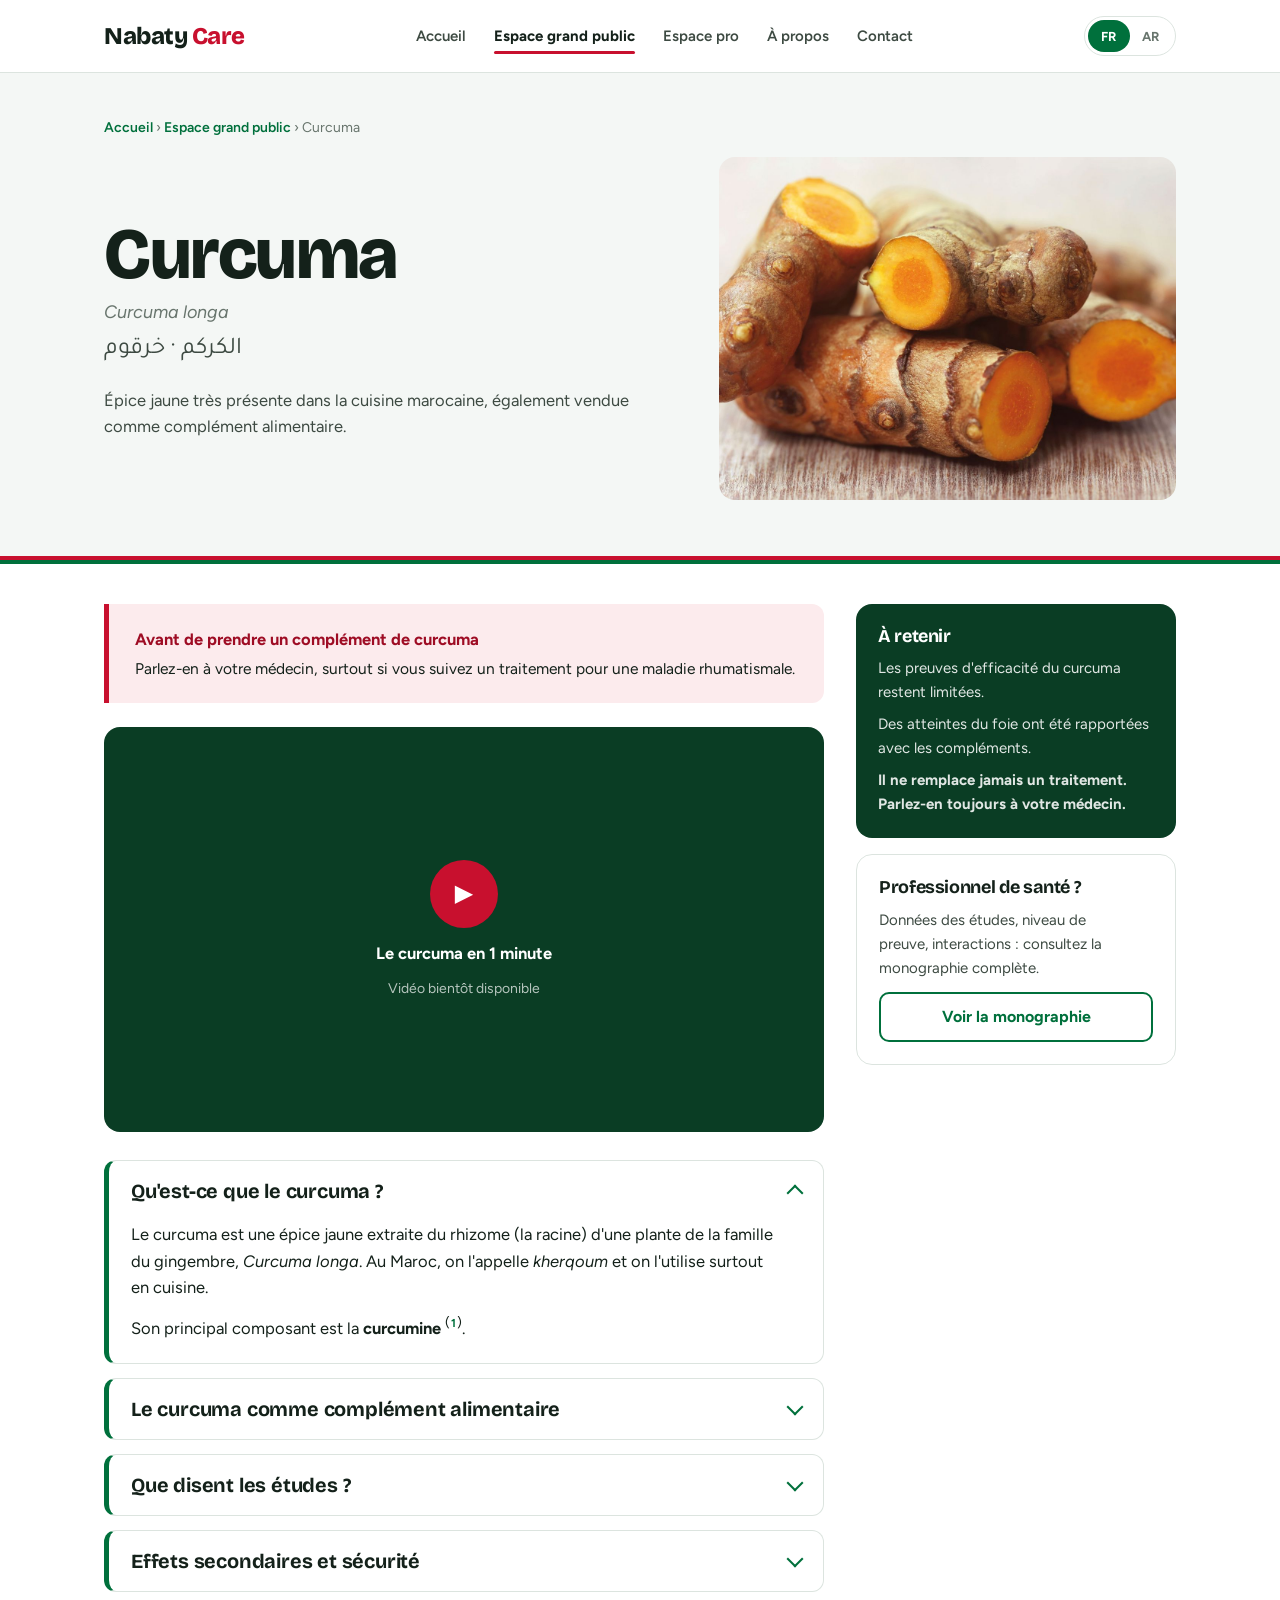
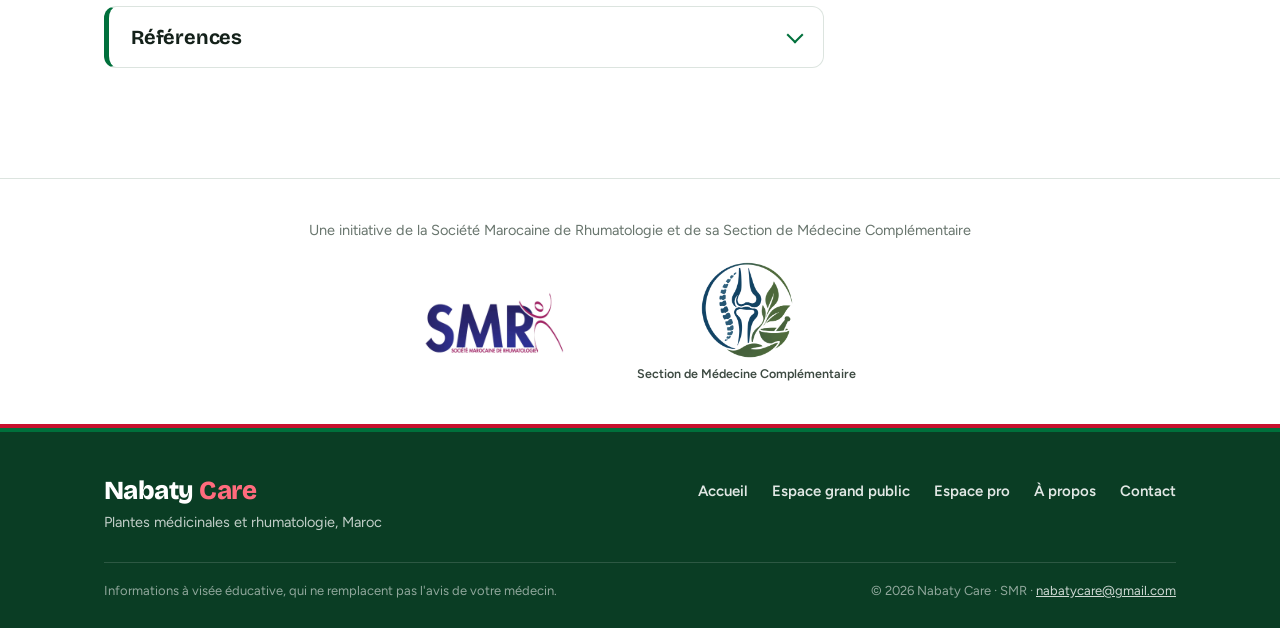
<file: curcuma.html>
<!DOCTYPE html>
<html lang="fr" dir="ltr" class="l-fr">
<head>
<meta charset="UTF-8">
<meta name="viewport" content="width=device-width, initial-scale=1">
<title>Curcuma · Espace grand public · Nabaty Care</title>
<meta name="description" content="Le curcuma (kherqoum) : ce que l'on sait, ce que disent les études, effets secondaires et précautions.">
<meta name="theme-color" content="#ffffff">
<script>try{if(localStorage.getItem('nabaty-lang')==='ar'){var h=document.documentElement;h.className='l-ar';h.dir='rtl';h.lang='ar';}}catch(e){}</script>
<link rel="preconnect" href="https://fonts.googleapis.com">
<link rel="preconnect" href="https://fonts.gstatic.com" crossorigin>
<link href="https://fonts.googleapis.com/css2?family=Bricolage+Grotesque:opsz,wght@12..96,600;12..96,800&family=Figtree:wght@400;500;600;700&family=Noto+Kufi+Arabic:wght@500;700&family=Tajawal:wght@400;500;700&display=swap" rel="stylesheet">
<link rel="stylesheet" href="nabatyric.css">
</head>
<body>
<nav class="top"><div class="nav-inner">
  <a class="wordmark" href="index.html">Nabaty <span>Care</span></a>
  <div class="nav-links">
    <a href="index.html"><span data-l="fr">Accueil</span><span data-l="ar">الرئيسية</span></a>
    <a href="grand-public.html" class="active"><span data-l="fr">Espace grand public</span><span data-l="ar">فضاء العموم</span></a>
    <a href="pro.html"><span data-l="fr">Espace pro</span><span data-l="ar">الفضاء المهني</span></a>
    <a href="apropos.html"><span data-l="fr">À propos</span><span data-l="ar">من نحن</span></a>
    <a href="contact.html"><span data-l="fr">Contact</span><span data-l="ar">اتصل بنا</span></a>
  </div>
  <div class="nav-right">
    <div class="lang"><button type="button" data-lang="fr" class="on">FR</button><button type="button" data-lang="ar">AR</button></div>
    <button class="nav-toggle" type="button" aria-label="Menu" aria-expanded="false"><span></span><span></span><span></span></button>
  </div>
</div></nav>

<header class="fiche-head"><div class="wrap">
  <div class="crumbs"><a href="index.html"><span data-l="fr">Accueil</span><span data-l="ar">الرئيسية</span></a> › <a href="grand-public.html"><span data-l="fr">Espace grand public</span><span data-l="ar">فضاء العموم</span></a> › <span data-l="fr">Curcuma</span><span data-l="ar">الكركم</span></div>
  <div class="fh-grid">
    <div>
      <h1 data-l="fr">Curcuma</h1><h1 data-l="ar">الكركم</h1>
      <p class="lat">Curcuma longa</p>
      <p class="ar" lang="ar">الكركم · خرقوم</p>
      <p data-l="fr" class="intro">Épice jaune très présente dans la cuisine marocaine, également vendue comme complément alimentaire.</p><p data-l="ar" class="intro">تابل أصفر حاضر بقوة في المطبخ المغربي، ويُباع أيضاً كمكمّل غذائي.</p>
    </div>
    <div class="fh-photo"><img src="curcuma.jpg" alt="Racines de curcuma coupées"></div>
  </div>
</div></header>
<div class="band"></div>

<section class="section" style="padding-top:40px"><div class="wrap"><div class="fiche">
<div>
  <div class="notice" style="margin-bottom:24px"><strong data-l="fr">Avant de prendre un complément de curcuma</strong><strong data-l="ar">قبل تناول مكمّل الكركم</strong><p data-l="fr">Parlez-en à votre médecin, surtout si vous suivez un traitement pour une maladie rhumatismale.</p><p data-l="ar">استشر طبيبك، خاصة إذا كنت تتابع علاجاً لمرض روماتيزمي.</p></div>

  <div class="video"><div class="play">▶</div><strong data-l="fr">Le curcuma en 1 minute</strong><strong data-l="ar">الكركم في دقيقة واحدة</strong><p data-l="fr">Vidéo bientôt disponible</p><p data-l="ar">الفيديو متوفر قريباً</p></div>

  <details class="volet" open><summary><span data-l="fr">Qu'est-ce que le curcuma ?</span><span data-l="ar">ما هو الكركم؟</span></summary><div class="volet-body"><p data-l="fr">Le curcuma est une épice jaune extraite du rhizome (la racine) d'une plante de la famille du gingembre, <em>Curcuma longa</em>. Au Maroc, on l'appelle <em>kherqoum</em> et on l'utilise surtout en cuisine.</p><p data-l="ar">الكركم تابل أصفر يُستخرج من جذمور (جذر) نبتة من فصيلة الزنجبيل تُسمّى <em>Curcuma longa</em>. يُعرف في المغرب باسم <em>الخرقوم</em> ويُستعمل أساساً في الطبخ.</p><p data-l="fr">Son principal composant est la <strong>curcumine</strong> <sup class="r">(<a href="#src-1">1</a>)</sup>.</p><p data-l="ar">مكوّنه الرئيسي هو <strong>الكركمين</strong> <sup class="r">(<a href="#src-1">1</a>)</sup>.</p></div></details>

  <details class="volet"><summary><span data-l="fr">Le curcuma comme complément alimentaire</span><span data-l="ar">الكركم كمكمّل غذائي</span></summary><div class="volet-body"><p data-l="fr">Le curcuma est aussi vendu en gélules ou en comprimés, bien plus concentrés que l'épice utilisée en cuisine.</p><p data-l="ar">يُباع الكركم أيضاً على شكل كبسولات أو أقراص، أكثر تركيزاً بكثير من التابل المستعمل في الطبخ.</p><p data-l="fr">L'organisme absorbe très mal la curcumine. Certains produits l'associent donc à d'autres substances, comme le poivre noir (pipérine), pour améliorer son absorption ; l'intérêt de ces associations n'est pas démontré <sup class="r">(<a href="#src-2">2</a>)</sup>.</p><p data-l="ar">الجسم يمتصّ الكركمين بشكل ضعيف جداً، لذلك تُضاف إليه في بعض المنتجات مواد أخرى مثل الفلفل الأسود (البيبيرين) لتحسين امتصاصه؛ وفائدة هذه الإضافات غير مُثبتة <sup class="r">(<a href="#src-2">2</a>)</sup>.</p></div></details>

  <details class="volet"><summary><span data-l="fr">Que disent les études ?</span><span data-l="ar">ماذا تقول الدراسات؟</span></summary><div class="volet-body"><p data-l="fr">Le curcuma a été étudié dans plusieurs maladies rhumatismales. Les études sont souvent petites et de qualité limitée.</p><p data-l="ar">دُرس الكركم في عدة أمراض روماتيزمية، لكن الدراسات غالباً صغيرة ومحدودة الجودة.</p><div class="indic"><div><strong data-l="fr">Arthrose</strong><strong data-l="ar">خشونة المفاصل (الفُصال العظمي)</strong><p data-l="fr">Quelques études ont suggéré un effet sur la douleur du genou. Ces études sont de qualité faible à modérée et ne permettent pas de considérer le curcuma comme un traitement de l'arthrose <sup class="r">(<a href="#src-3">3</a>, <a href="#src-4">4</a>)</sup>.</p><p data-l="ar">أشارت بعض الدراسات إلى تأثير على ألم الركبة، لكنها ذات جودة ضعيفة إلى متوسطة ولا تسمح باعتبار الكركم علاجاً لخشونة المفاصل <sup class="r">(<a href="#src-3">3</a>, <a href="#src-4">4</a>)</sup>.</p></div><div><strong data-l="fr">Polyarthrite rhumatoïde</strong><strong data-l="ar">التهاب المفاصل الروماتويدي</strong><p data-l="fr">Les résultats sont contradictoires : certaines analyses retrouvent un effet, d'autres aucun <sup class="r">(<a href="#src-5">5</a>, <a href="#src-6">6</a>)</sup>.</p><p data-l="ar">النتائج متضاربة: بعض التحليلات تجد تأثيراً وأخرى لا تجد أي تأثير <sup class="r">(<a href="#src-5">5</a>, <a href="#src-6">6</a>)</sup>.</p></div><div><strong data-l="fr">Spondyloarthrite et rhumatisme psoriasique</strong><strong data-l="ar">التهاب الفقار والتهاب المفاصل الصدفي</strong><p data-l="fr">Les données sont insuffisantes pour conclure <sup class="r">(<a href="#src-7">7</a>, <a href="#src-8">8</a>)</sup>.</p><p data-l="ar">المعطيات غير كافية للخروج بخلاصة <sup class="r">(<a href="#src-7">7</a>, <a href="#src-8">8</a>)</sup>.</p></div></div><p data-l="fr" style="margin-top:14px"><strong>Ces résultats ne permettent pas de recommander le curcuma comme traitement. Il ne remplace en aucun cas votre traitement de fond.</strong></p><p data-l="ar" style="margin-top:14px"><strong>لا تسمح هذه النتائج بالتوصية بالكركم كعلاج، ولا يعوّض بأي حال علاجك الأساسي.</strong></p></div></details>

  <details class="volet"><summary><span data-l="fr">Effets secondaires et sécurité</span><span data-l="ar">الآثار الجانبية والسلامة</span></summary><div class="volet-body"><p data-l="fr">Des atteintes du foie ont été rapportées chez des personnes prenant des compléments de curcuma, apparues après 1 à 4 mois de prise <sup class="r">(<a href="#src-9">9</a>, <a href="#src-10">10</a>)</sup>.</p><p data-l="ar">سُجّلت حالات إصابة بالكبد لدى أشخاص يتناولون مكمّلات الكركم، ظهرت بعد شهر إلى أربعة أشهر من الاستعمال <sup class="r">(<a href="#src-9">9</a>, <a href="#src-10">10</a>)</sup>.</p><div class="alert"><strong data-l="fr">Arrêtez le complément et consultez rapidement en cas de :</strong><strong data-l="ar">أوقف المكمّل واستشر الطبيب بسرعة في حالة:</strong><span data-l="fr"> yeux ou peau jaunes, urines foncées, fatigue inhabituelle.</span><span data-l="ar"> اصفرار العينين أو الجلد، بول داكن، تعب غير معتاد.</span></div><p data-l="fr" style="margin-top:16px;font-weight:700">Ne prenez pas de complément de curcuma sans avis médical si :</p><p data-l="ar" style="margin-top:16px;font-weight:700">لا تتناول مكمّل الكركم دون رأي طبي إذا:</p><ul data-l="fr"><li>vous prenez un médicament qui fluidifie le sang : anticoagulant (Sintrom…), aspirine, clopidogrel… ;</li><li>vous prenez du méthotrexate ou du léflunomide ;</li><li>vous avez des calculs ou un problème de la vésicule ou des voies biliaires ;</li><li>vous êtes enceinte.</li></ul><ul data-l="ar"><li>كنت تتناول دواءً مميّعاً للدم: مضاد تخثّر (سينتروم...)، أسبرين، كلوبيدوغريل...؛</li><li>كنت تتناول الميثوتريكسات أو الليفلونوميد؛</li><li>لديك حصى أو مشكل في المرارة أو القنوات الصفراوية؛</li><li>كنتِ حاملاً.</li></ul></div></details>

  <details class="volet"><summary><span data-l="fr">Références</span><span data-l="ar">المراجع</span></summary><div class="volet-body"><ol class="refs ltr" lang="en"><li id="src-1"><b class="n">(1)</b><b>Yang M, Akbar U, Mohan C.</b> Curcumin in Autoimmune and Rheumatic Diseases. <i>Nutrients</i>, 2019;11(5):1004. <a href="https://doi.org/10.3390/nu11051004" target="_blank" rel="noopener">Lien</a></li><li id="src-2"><b class="n">(2)</b><b>Biodisponibilité.</b> A pharmacokinetic study and critical reappraisal of curcumin formulations enhancing bioavailability. <i>iScience</i>, 2025. PMC12144411. <a href="https://pmc.ncbi.nlm.nih.gov/articles/PMC12144411/" target="_blank" rel="noopener">Lien</a></li><li id="src-3"><b class="n">(3)</b><b>Hsiao AF, et al.</b> The efficacy of high- and low-dose curcumin in knee osteoarthritis: a systematic review and meta-analysis. <i>Complement Ther Med</i>, 2021;63:102775. <a href="https://doi.org/10.1016/j.ctim.2021.102775" target="_blank" rel="noopener">Lien</a></li><li id="src-4"><b class="n">(4)</b><b>Shep D, et al.</b> Safety and efficacy of curcumin versus diclofenac in knee osteoarthritis: a randomized open-label parallel-arm study. <i>Trials</i>, 2019;20(1):214. <a href="https://doi.org/10.1186/s13063-019-3327-2" target="_blank" rel="noopener">Lien</a></li><li id="src-5"><b class="n">(5)</b><b>Méta-analyse PR (positive).</b> Effect of curcumin on inflammatory markers and disease activity in RA: a meta-analysis. 2025. PMID 41327719 / PMC12662462. <a href="https://pubmed.ncbi.nlm.nih.gov/41327719/" target="_blank" rel="noopener">Lien</a></li><li id="src-6"><b class="n">(6)</b><b>Méta-analyse PR/lupus (négative).</b> Effects of curcumin and Curcuma longa extract on inflammatory biomarkers in RA and SLE. <i>Inflamm Res</i>, 2025. PMID 41372521 / PMC12696035. <a href="https://pubmed.ncbi.nlm.nih.gov/41372521/" target="_blank" rel="noopener">Lien</a></li><li id="src-7"><b class="n">(7)</b><b>Mamatha K, et al.</b> <i>Boswellia serrata</i> ± curcumine dans la spondylite : essai randomisé, double insu, contre placebo, 3 bras. <i>Front Pharmacol</i>, 2025;16:1577429. <a href="https://doi.org/10.3389/fphar.2025.1577429" target="_blank" rel="noopener">Lien</a></li><li id="src-8"><b class="n">(8)</b><b>Enquête PR / RP.</b> Patient-reported outcomes of curcumin supplementation in RA and PsA: a cross-sectional survey. <i>Rheumatol Int</i>, 2024. <a href="https://doi.org/10.1007/s00296-024-05577-6" target="_blank" rel="noopener">Lien</a></li><li id="src-9"><b class="n">(9)</b><b>Halegoua-DeMarzio D, et al.</b> Liver injury associated with turmeric: a growing problem. Ten cases from the DILIN. <i>Am J Med</i>, 2023;136:200-206. PMID 36252717. <a href="https://pubmed.ncbi.nlm.nih.gov/36252717/" target="_blank" rel="noopener">Lien</a></li><li id="src-10"><b class="n">(10)</b><b>Foie : référentiel et alerte.</b> Turmeric. LiverTox (NCBI NBK548561) ; ANSES, compléments alimentaires contenant du curcuma, 2022. <a href="https://www.ncbi.nlm.nih.gov/books/NBK548561/" target="_blank" rel="noopener">Lien</a></li></ol></div></details>
</div>

<aside class="side">
  <div class="card dark"><h3 data-l="fr">À retenir</h3><h3 data-l="ar">تذكّر</h3>
    <p data-l="fr">Les preuves d'efficacité du curcuma restent limitées.</p><p data-l="ar">أدلة فعالية الكركم تبقى محدودة.</p>
    <p data-l="fr">Des atteintes du foie ont été rapportées avec les compléments.</p><p data-l="ar">سُجّلت إصابات بالكبد مع المكمّلات.</p>
    <p data-l="fr"><strong>Il ne remplace jamais un traitement. Parlez-en toujours à votre médecin.</strong></p><p data-l="ar"><strong>لا يعوّض أي علاج أبداً. استشر طبيبك دائماً.</strong></p>
  </div>
  <div class="card"><h3 data-l="fr">Professionnel de santé ?</h3><h3 data-l="ar">مهني صحة؟</h3>
    <p data-l="fr">Données des études, niveau de preuve, interactions : consultez la monographie complète.</p><p data-l="ar">نتائج الدراسات، مستوى الدليل، التداخلات: اطّلع على الدراسة الكاملة (بالفرنسية).</p>
    <p style="margin-top:12px"><a class="btn btn-line" style="width:100%" href="curcuma-pro.html"><span data-l="fr">Voir la monographie</span><span data-l="ar">عرض الدراسة الكاملة</span></a></p>
  </div>
</aside>
</div></div></section>
<div class="partners"><div class="wrap">
  <p data-l="fr">Une initiative de la Société Marocaine de Rhumatologie et de sa Section de Médecine Complémentaire</p><p data-l="ar">مبادرة من الجمعية المغربية لطب الروماتيزم وقسم الطب التكميلي التابع لها</p>
  <div class="logos">
    <img class="smr" src="logo-smr.png" alt="Société Marocaine de Rhumatologie (SMR)">
    <figure class="sec-fig"><img class="sec" src="logo-section.png" alt="Section de Médecine Complémentaire"><figcaption><span data-l="fr">Section de Médecine Complémentaire</span><span data-l="ar">قسم الطب التكميلي</span></figcaption></figure>
  </div>
</div></div>
<div class="band"></div>
<footer class="foot"><div class="wrap"><div class="foot-inner">
  <div class="foot-top">
    <div><div class="wordmark">Nabaty <span>Care</span></div>
    <p data-l="fr" class="foot-tag">Plantes médicinales et rhumatologie, Maroc</p><p data-l="ar" class="foot-tag">النباتات الطبية وطب الروماتيزم، المغرب</p></div>
    <div class="foot-links"><a href="index.html"><span data-l="fr">Accueil</span><span data-l="ar">الرئيسية</span></a> <a href="grand-public.html"><span data-l="fr">Espace grand public</span><span data-l="ar">فضاء العموم</span></a> <a href="pro.html"><span data-l="fr">Espace pro</span><span data-l="ar">الفضاء المهني</span></a> <a href="apropos.html"><span data-l="fr">À propos</span><span data-l="ar">من نحن</span></a> <a href="contact.html"><span data-l="fr">Contact</span><span data-l="ar">اتصل بنا</span></a></div>
  </div>
  <div class="foot-bottom">
    <span data-l="fr">Informations à visée éducative, qui ne remplacent pas l'avis de votre médecin.</span><span data-l="ar">معلومات ذات طابع تثقيفي، لا تعوّض رأي طبيبك.</span>
    <span>© 2026 Nabaty Care · SMR · <a href="mailto:nabatycare@gmail.com">nabatycare@gmail.com</a></span>
  </div>
</div></div></footer>
<script src="nabatyric.js"></script>
</body>
</html>
</file>
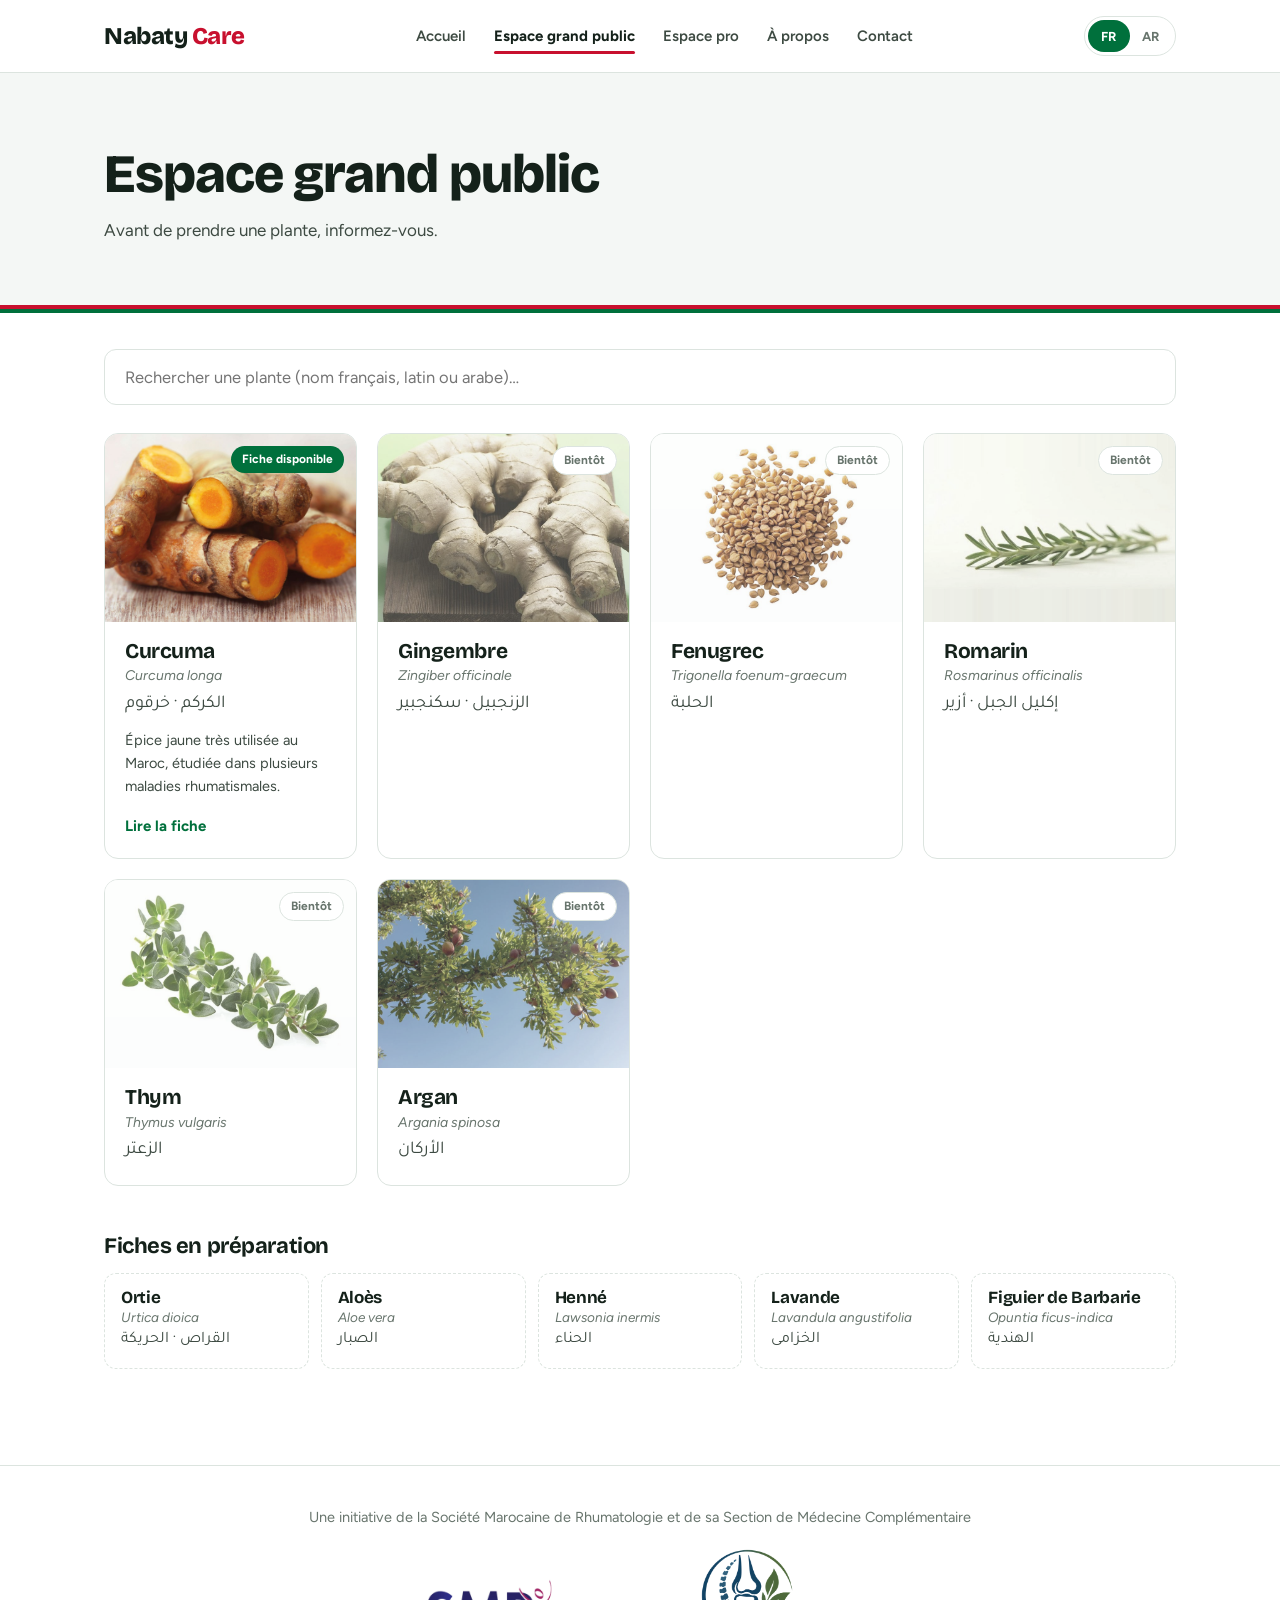
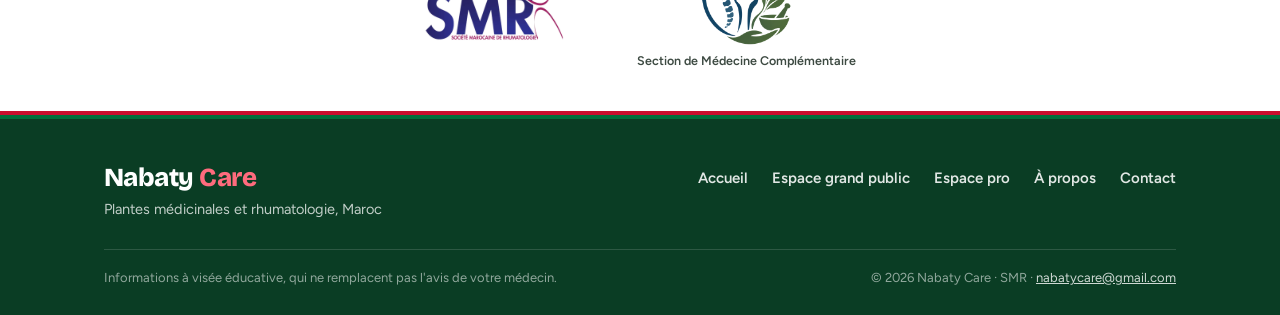
<file: grand-public.html>
<!DOCTYPE html>
<html lang="fr" dir="ltr" class="l-fr">
<head>
<meta charset="UTF-8">
<meta name="viewport" content="width=device-width, initial-scale=1">
<title>Espace grand public · Nabaty Care</title>
<meta name="description" content="Fiches simples sur les plantes médicinales utilisées au Maroc en cas de maladie rhumatismale.">
<meta name="theme-color" content="#ffffff">
<script>try{if(localStorage.getItem('nabaty-lang')==='ar'){var h=document.documentElement;h.className='l-ar';h.dir='rtl';h.lang='ar';}}catch(e){}</script>
<link rel="preconnect" href="https://fonts.googleapis.com">
<link rel="preconnect" href="https://fonts.gstatic.com" crossorigin>
<link href="https://fonts.googleapis.com/css2?family=Bricolage+Grotesque:opsz,wght@12..96,600;12..96,800&family=Figtree:wght@400;500;600;700&family=Noto+Kufi+Arabic:wght@500;700&family=Tajawal:wght@400;500;700&display=swap" rel="stylesheet">
<link rel="stylesheet" href="nabatyric.css">
</head>
<body>
<nav class="top"><div class="nav-inner">
  <a class="wordmark" href="index.html">Nabaty <span>Care</span></a>
  <div class="nav-links">
    <a href="index.html"><span data-l="fr">Accueil</span><span data-l="ar">الرئيسية</span></a>
    <a href="grand-public.html" class="active"><span data-l="fr">Espace grand public</span><span data-l="ar">فضاء العموم</span></a>
    <a href="pro.html"><span data-l="fr">Espace pro</span><span data-l="ar">الفضاء المهني</span></a>
    <a href="apropos.html"><span data-l="fr">À propos</span><span data-l="ar">من نحن</span></a>
    <a href="contact.html"><span data-l="fr">Contact</span><span data-l="ar">اتصل بنا</span></a>
  </div>
  <div class="nav-right">
    <div class="lang"><button type="button" data-lang="fr" class="on">FR</button><button type="button" data-lang="ar">AR</button></div>
    <button class="nav-toggle" type="button" aria-label="Menu" aria-expanded="false"><span></span><span></span><span></span></button>
  </div>
</div></nav>
<header class="page-head"><div class="wrap">
  <h1 data-l="fr">Espace grand public</h1><h1 data-l="ar">فضاء العموم</h1>
  <p data-l="fr">Avant de prendre une plante, informez-vous.</p><p data-l="ar">قبل استعمال أي نبتة، اطّلع على المعلومات.</p>
</div></header>
<div class="band"></div>

<section class="section" style="padding-top:36px"><div class="wrap">
  <input class="search" type="search" data-filter=".pcard" data-empty="#gp-empty" placeholder="Rechercher une plante…" data-ph-fr="Rechercher une plante (nom français, latin ou arabe)…" data-ph-ar="ابحث عن نبتة (بالعربية أو الفرنسية)…" aria-label="Rechercher une plante">
  <div class="grid-plants">
    <a class="pcard" href="curcuma.html" data-search="Curcuma Curcuma longa الكركم · خرقوم"><span class="badge ok"><span data-l="fr">Fiche disponible</span><span data-l="ar">البطاقة متوفرة</span></span><div class="ph"><img src="curcuma.jpg" alt="Curcuma" loading="lazy"></div>
      <div class="body"><h3>Curcuma</h3><span class="lat">Curcuma longa</span><span class="ar" lang="ar">الكركم · خرقوم</span><p data-l="fr" class="desc">Épice jaune très utilisée au Maroc, étudiée dans plusieurs maladies rhumatismales.</p><p data-l="ar" class="desc">تابل أصفر شائع في المغرب، دُرس في عدة أمراض روماتيزمية.</p><span data-l="fr" class="more">Lire la fiche</span><span data-l="ar" class="more">اقرأ البطاقة</span></div></a><div class="pcard soon" data-search="Gingembre Zingiber officinale الزنجبيل · سكنجبير"><span class="badge soon"><span data-l="fr">Bientôt</span><span data-l="ar">قريباً</span></span><div class="ph"><img src="gingembre.jpg" alt="Gingembre" loading="lazy"></div>
      <div class="body"><h3>Gingembre</h3><span class="lat">Zingiber officinale</span><span class="ar" lang="ar">الزنجبيل · سكنجبير</span></div></div><div class="pcard soon" data-search="Fenugrec Trigonella foenum-graecum الحلبة"><span class="badge soon"><span data-l="fr">Bientôt</span><span data-l="ar">قريباً</span></span><div class="ph"><img src="fenugrec.jpg" alt="Fenugrec" loading="lazy"></div>
      <div class="body"><h3>Fenugrec</h3><span class="lat">Trigonella foenum-graecum</span><span class="ar" lang="ar">الحلبة</span></div></div><div class="pcard soon" data-search="Romarin Rosmarinus officinalis إكليل الجبل · أزير"><span class="badge soon"><span data-l="fr">Bientôt</span><span data-l="ar">قريباً</span></span><div class="ph"><img src="romarin.jpg" alt="Romarin" loading="lazy"></div>
      <div class="body"><h3>Romarin</h3><span class="lat">Rosmarinus officinalis</span><span class="ar" lang="ar">إكليل الجبل · أزير</span></div></div><div class="pcard soon" data-search="Thym Thymus vulgaris الزعتر"><span class="badge soon"><span data-l="fr">Bientôt</span><span data-l="ar">قريباً</span></span><div class="ph"><img src="thym.jpg" alt="Thym" loading="lazy"></div>
      <div class="body"><h3>Thym</h3><span class="lat">Thymus vulgaris</span><span class="ar" lang="ar">الزعتر</span></div></div><div class="pcard soon" data-search="Argan Argania spinosa الأركان"><span class="badge soon"><span data-l="fr">Bientôt</span><span data-l="ar">قريباً</span></span><div class="ph"><img src="argan.jpg" alt="Argan" loading="lazy"></div>
      <div class="body"><h3>Argan</h3><span class="lat">Argania spinosa</span><span class="ar" lang="ar">الأركان</span></div></div>
  </div>
  <div class="soon-head"><h2 data-l="fr">Fiches en préparation</h2><h2 data-l="ar">بطاقات قيد الإعداد</h2></div>
  <div class="grid-mini"><div class="mini pcard" data-search="Ortie Urtica dioica القراص · الحريكة"><h3>Ortie</h3><span class="lat">Urtica dioica</span><span class="ar" lang="ar">القراص · الحريكة</span></div><div class="mini pcard" data-search="Aloès Aloe vera الصبار"><h3>Aloès</h3><span class="lat">Aloe vera</span><span class="ar" lang="ar">الصبار</span></div><div class="mini pcard" data-search="Henné Lawsonia inermis الحناء"><h3>Henné</h3><span class="lat">Lawsonia inermis</span><span class="ar" lang="ar">الحناء</span></div><div class="mini pcard" data-search="Lavande Lavandula angustifolia الخزامى"><h3>Lavande</h3><span class="lat">Lavandula angustifolia</span><span class="ar" lang="ar">الخزامى</span></div><div class="mini pcard" data-search="Figuier de Barbarie Opuntia ficus-indica الهندية"><h3>Figuier de Barbarie</h3><span class="lat">Opuntia ficus-indica</span><span class="ar" lang="ar">الهندية</span></div></div>
  <p class="empty" id="gp-empty"><span data-l="fr">Aucune plante ne correspond à votre recherche.</span><span data-l="ar">لا توجد نبتة تطابق بحثك.</span></p>
</div></section>
<div class="partners"><div class="wrap">
  <p data-l="fr">Une initiative de la Société Marocaine de Rhumatologie et de sa Section de Médecine Complémentaire</p><p data-l="ar">مبادرة من الجمعية المغربية لطب الروماتيزم وقسم الطب التكميلي التابع لها</p>
  <div class="logos">
    <img class="smr" src="logo-smr.png" alt="Société Marocaine de Rhumatologie (SMR)">
    <figure class="sec-fig"><img class="sec" src="logo-section.png" alt="Section de Médecine Complémentaire"><figcaption><span data-l="fr">Section de Médecine Complémentaire</span><span data-l="ar">قسم الطب التكميلي</span></figcaption></figure>
  </div>
</div></div>
<div class="band"></div>
<footer class="foot"><div class="wrap"><div class="foot-inner">
  <div class="foot-top">
    <div><div class="wordmark">Nabaty <span>Care</span></div>
    <p data-l="fr" class="foot-tag">Plantes médicinales et rhumatologie, Maroc</p><p data-l="ar" class="foot-tag">النباتات الطبية وطب الروماتيزم، المغرب</p></div>
    <div class="foot-links"><a href="index.html"><span data-l="fr">Accueil</span><span data-l="ar">الرئيسية</span></a> <a href="grand-public.html"><span data-l="fr">Espace grand public</span><span data-l="ar">فضاء العموم</span></a> <a href="pro.html"><span data-l="fr">Espace pro</span><span data-l="ar">الفضاء المهني</span></a> <a href="apropos.html"><span data-l="fr">À propos</span><span data-l="ar">من نحن</span></a> <a href="contact.html"><span data-l="fr">Contact</span><span data-l="ar">اتصل بنا</span></a></div>
  </div>
  <div class="foot-bottom">
    <span data-l="fr">Informations à visée éducative, qui ne remplacent pas l'avis de votre médecin.</span><span data-l="ar">معلومات ذات طابع تثقيفي، لا تعوّض رأي طبيبك.</span>
    <span>© 2026 Nabaty Care · SMR · <a href="mailto:nabatycare@gmail.com">nabatycare@gmail.com</a></span>
  </div>
</div></div></footer>
<script src="nabatyric.js"></script>
</body>
</html>
</file>
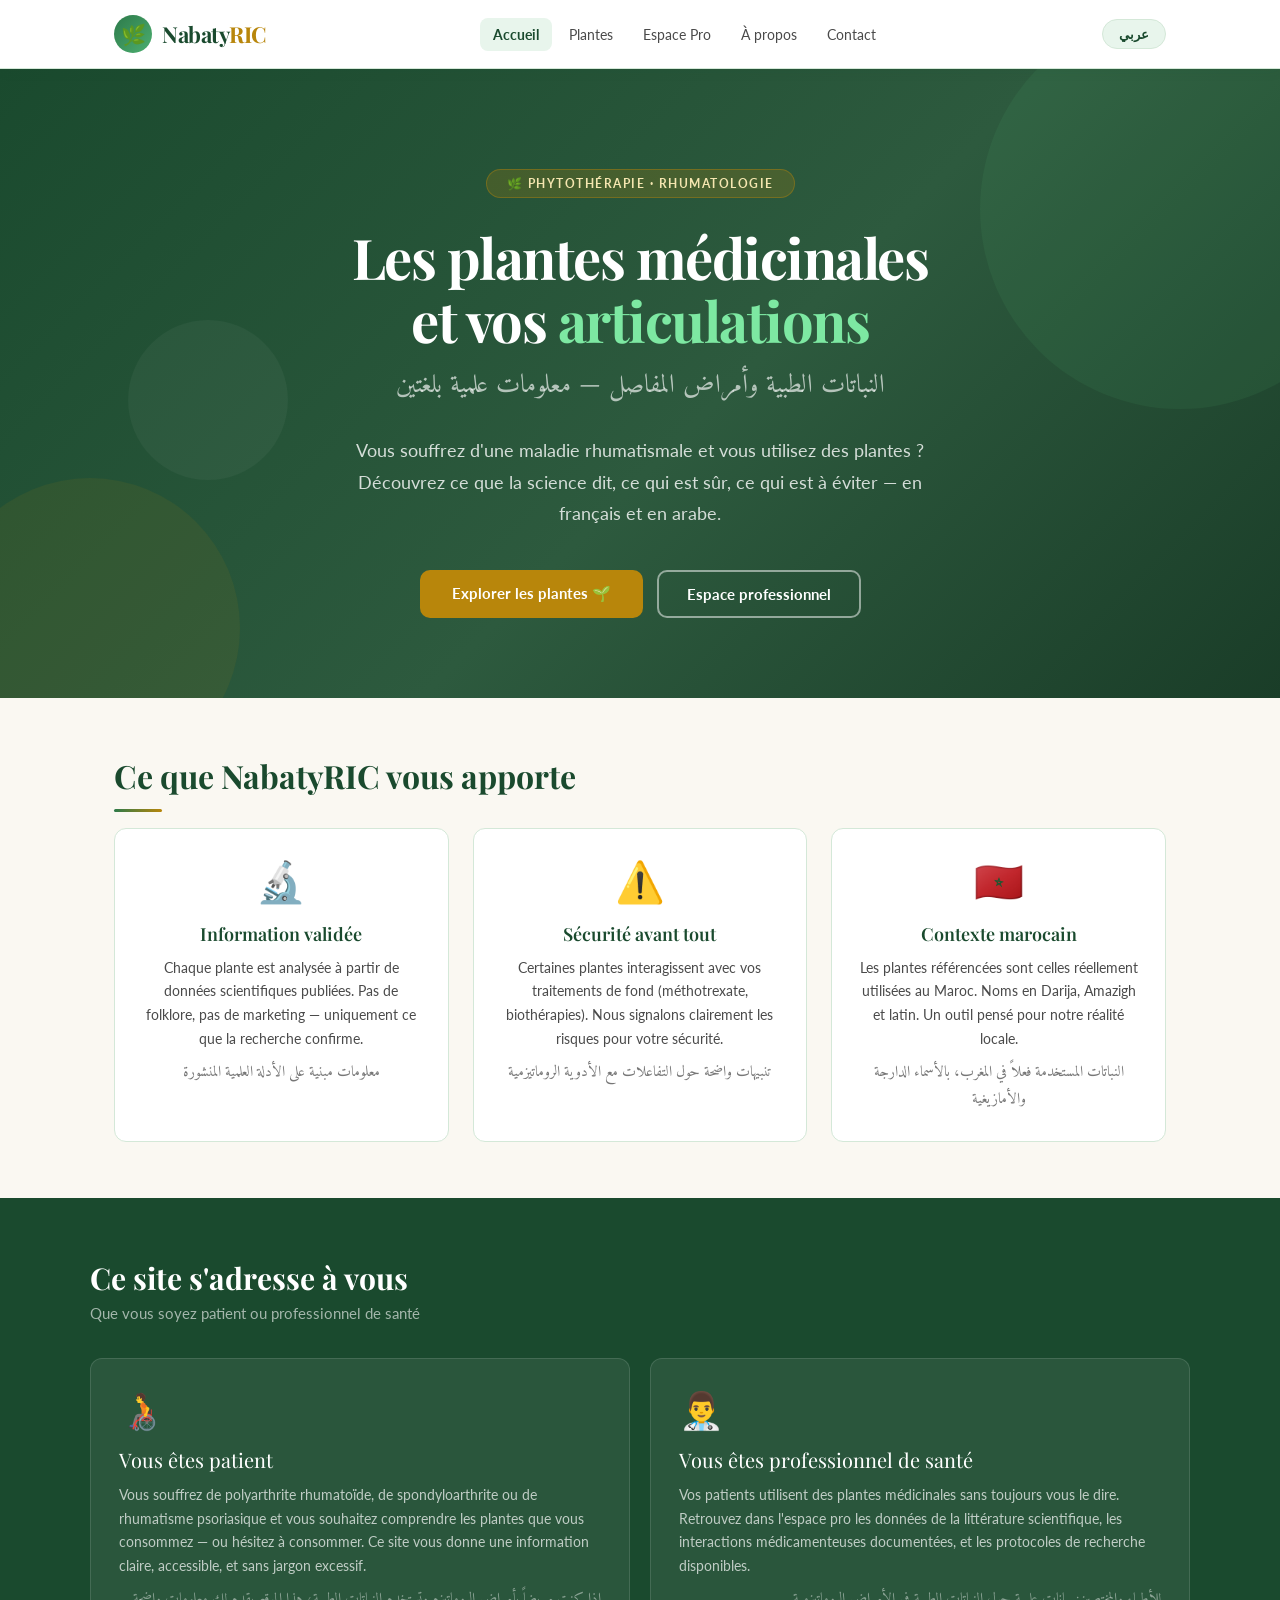
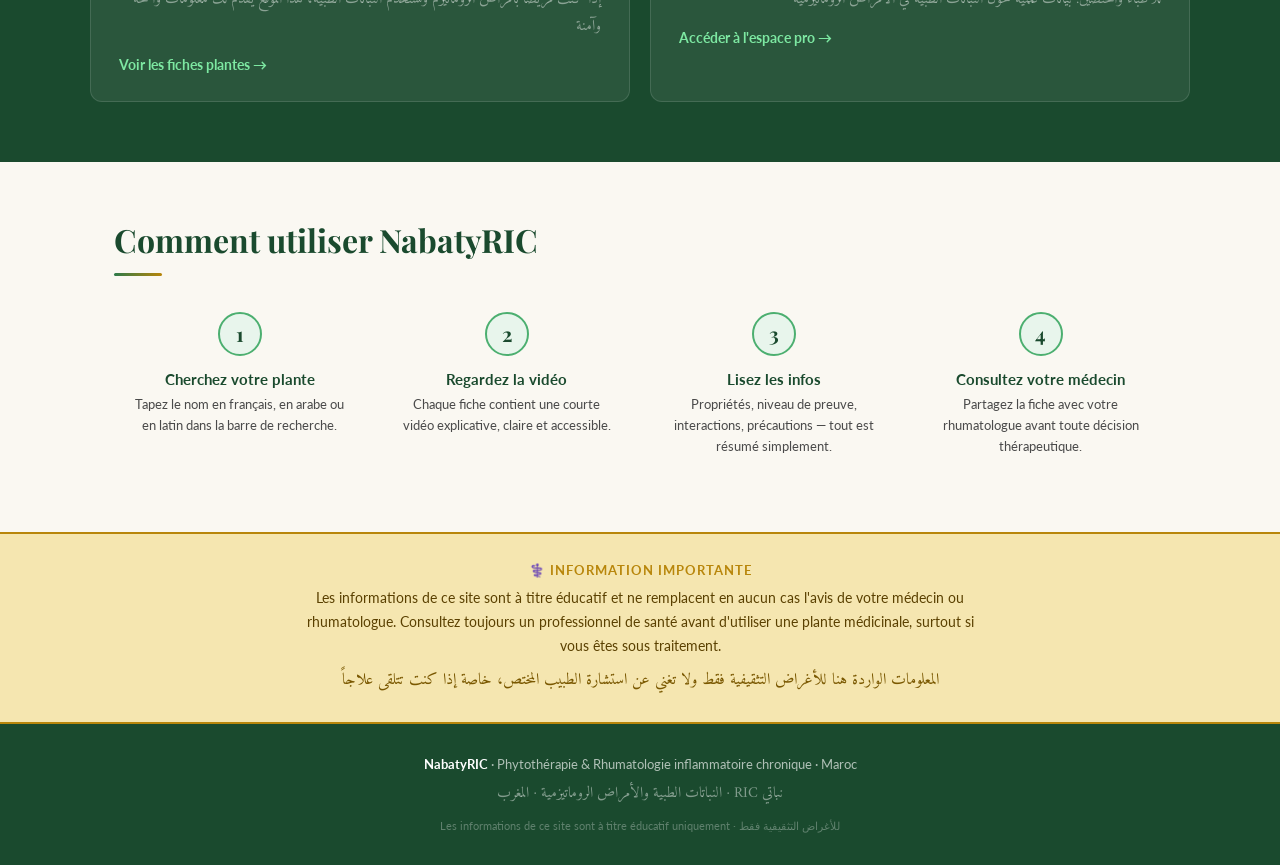
<file: index (1).html>
<!DOCTYPE html>
<html lang="fr" dir="ltr">
<head>
<meta charset="UTF-8">
<meta name="viewport" content="width=device-width, initial-scale=1.0">
<title>NabatyRIC — Phytothérapie & Rhumatologie</title>
<meta name="description" content="Comprendre les plantes médicinales utilisées dans les maladies rhumatismales. Information bilingue, scientifique et accessible.">
<link href="https://fonts.googleapis.com/css2?family=Playfair+Display:wght@400;600;700&family=Lato:wght@300;400;700&family=Amiri:wght@400;700&display=swap" rel="stylesheet">
<style>
*{margin:0;padding:0;box-sizing:border-box}
:root{
  --green-deep:#1a4a2e;--green-mid:#2d7a4a;--green-light:#4caf70;--green-pale:#e8f5ec;
  --gold:#b8860b;--gold-light:#f5e6b0;--cream:#faf8f2;--text-dark:#1c1c1c;
  --text-mid:#4a4a4a;--text-light:#777;--white:#fff;--border:#d4e8d8;
  --radius:12px;--shadow:0 4px 24px rgba(26,74,46,0.10);
}
body{font-family:'Lato',sans-serif;background:var(--cream);color:var(--text-dark);overflow-x:hidden}
nav{background:var(--white);border-bottom:1px solid var(--border);position:sticky;top:0;z-index:100;box-shadow:0 2px 12px rgba(26,74,46,0.07)}
.nav-inner{max-width:1100px;margin:0 auto;padding:0 24px;display:flex;align-items:center;justify-content:space-between;height:68px}
.logo{display:flex;align-items:center;gap:10px;text-decoration:none}
.logo-icon{width:38px;height:38px;background:linear-gradient(135deg,var(--green-mid),var(--green-light));border-radius:50%;display:flex;align-items:center;justify-content:center;font-size:20px}
.logo-text{font-family:'Playfair Display',serif;font-size:22px;color:var(--green-deep);font-weight:700;letter-spacing:-0.5px}
.logo-text span{color:var(--gold)}
.nav-links{display:flex;align-items:center;gap:4px}
.nav-links a{font-size:14px;padding:8px 13px;border-radius:8px;text-decoration:none;color:var(--text-mid);font-weight:400;transition:all .2s}
.nav-links a:hover,.nav-links a.active{background:var(--green-pale);color:var(--green-deep);font-weight:700}
.lang-btn{background:var(--green-pale);border:1px solid var(--border);color:var(--green-deep);font-size:13px;font-weight:700;padding:6px 16px;border-radius:20px;cursor:pointer;transition:all .2s;font-family:'Lato',sans-serif}
.lang-btn:hover{background:var(--green-deep);color:var(--white)}
footer{background:var(--green-deep);color:rgba(255,255,255,0.65);text-align:center;padding:32px 24px;font-size:13px}
footer strong{color:var(--white)}
footer .ar{font-family:'Amiri',serif;font-size:15px;direction:rtl;display:block;margin-top:8px;color:rgba(255,255,255,0.45)}
footer .copy{margin-top:12px;font-size:11px;color:rgba(255,255,255,0.3)}
.btn-primary{background:var(--gold);color:var(--white);border:none;padding:14px 32px;border-radius:10px;font-size:15px;font-weight:700;cursor:pointer;font-family:'Lato',sans-serif;transition:all .2s;text-decoration:none;display:inline-block}
.btn-primary:hover{background:#9a7009;transform:translateY(-1px)}
.btn-outline{background:transparent;color:var(--white);border:2px solid rgba(255,255,255,0.5);padding:13px 28px;border-radius:10px;font-size:15px;font-weight:700;cursor:pointer;font-family:'Lato',sans-serif;transition:all .2s;text-decoration:none;display:inline-block}
.btn-outline:hover{border-color:var(--white);background:rgba(255,255,255,0.08)}
.section{max-width:1100px;margin:0 auto;padding:56px 24px}
.section-header h2{font-family:'Playfair Display',serif;font-size:32px;color:var(--green-deep);font-weight:700;margin-bottom:8px}
.divider{width:48px;height:3px;background:linear-gradient(90deg,var(--green-mid),var(--gold));border-radius:2px;margin:12px 0 16px}
.ar{font-family:'Amiri',serif;direction:rtl}

/* HERO */
.hero{background:linear-gradient(135deg,var(--green-deep) 0%,#2d5a3e 55%,#1a3d28 100%);color:var(--white);padding:100px 24px 80px;text-align:center;position:relative;overflow:hidden}
.hero-circle1{position:absolute;top:-60px;right:-100px;width:400px;height:400px;background:rgba(76,175,112,0.10);border-radius:50%}
.hero-circle2{position:absolute;bottom:-80px;left:-60px;width:300px;height:300px;background:rgba(184,134,11,0.09);border-radius:50%}
.hero-circle3{position:absolute;top:40%;left:10%;width:160px;height:160px;background:rgba(255,255,255,0.04);border-radius:50%}
.hero-inner{max-width:800px;margin:0 auto;position:relative;z-index:1}
.hero-badge{display:inline-flex;align-items:center;gap:8px;background:rgba(184,134,11,0.22);border:1px solid rgba(184,134,11,0.4);color:#f5e6b0;font-size:12px;font-weight:700;letter-spacing:1.5px;text-transform:uppercase;padding:6px 20px;border-radius:20px;margin-bottom:28px}
.hero h1{font-family:'Playfair Display',serif;font-size:56px;font-weight:700;line-height:1.12;margin-bottom:14px;letter-spacing:-1.5px}
.hero h1 em{color:#7de8a2;font-style:normal}
.hero-ar{font-family:'Amiri',serif;font-size:26px;color:rgba(255,255,255,0.65);margin-bottom:28px;direction:rtl;line-height:1.6}
.hero-desc{font-size:18px;color:rgba(255,255,255,0.80);line-height:1.75;max-width:620px;margin:0 auto 40px}
.hero-btns{display:flex;gap:14px;justify-content:center;flex-wrap:wrap}

/* VALUE PROPS */
.props-grid{display:grid;grid-template-columns:repeat(3,1fr);gap:24px;margin-top:8px}
.prop-card{background:var(--white);border:1px solid var(--border);border-radius:var(--radius);padding:28px 24px;transition:all .25s;text-align:center}
.prop-card:hover{transform:translateY(-4px);box-shadow:var(--shadow);border-color:var(--green-light)}
.prop-icon{font-size:40px;margin-bottom:16px}
.prop-title{font-family:'Playfair Display',serif;font-size:18px;font-weight:600;color:var(--green-deep);margin-bottom:10px}
.prop-text{font-size:14px;color:var(--text-mid);line-height:1.7}
.prop-text-ar{font-family:'Amiri',serif;font-size:15px;color:var(--text-light);direction:rtl;display:block;margin-top:8px}

/* FOR WHO */
.forwho{background:var(--green-deep);padding:60px 24px}
.forwho-inner{max-width:1100px;margin:0 auto}
.forwho h2{font-family:'Playfair Display',serif;font-size:30px;color:var(--white);margin-bottom:6px}
.forwho-sub{color:rgba(255,255,255,0.6);font-size:15px;margin-bottom:36px}
.forwho-grid{display:grid;grid-template-columns:1fr 1fr;gap:20px}
.forwho-card{background:rgba(255,255,255,0.07);border:1px solid rgba(255,255,255,0.12);border-radius:var(--radius);padding:28px;transition:all .2s}
.forwho-card:hover{background:rgba(255,255,255,0.11)}
.forwho-icon{font-size:36px;margin-bottom:14px}
.forwho-title{font-family:'Playfair Display',serif;font-size:20px;color:var(--white);margin-bottom:10px}
.forwho-text{font-size:14px;color:rgba(255,255,255,0.70);line-height:1.7}
.forwho-text-ar{font-family:'Amiri',serif;font-size:15px;color:rgba(255,255,255,0.45);direction:rtl;display:block;margin-top:8px}
.forwho-link{display:inline-block;margin-top:16px;color:#7de8a2;font-size:14px;font-weight:700;text-decoration:none}
.forwho-link:hover{color:var(--white)}

/* HOW IT WORKS */
.steps{display:grid;grid-template-columns:repeat(4,1fr);gap:16px;margin-top:8px;position:relative}
.step{text-align:center;padding:20px 16px}
.step-num{width:44px;height:44px;border-radius:50%;background:var(--green-pale);border:2px solid var(--green-light);display:flex;align-items:center;justify-content:center;font-family:'Playfair Display',serif;font-size:20px;font-weight:700;color:var(--green-deep);margin:0 auto 14px}
.step-title{font-weight:700;font-size:15px;color:var(--green-deep);margin-bottom:6px}
.step-text{font-size:13px;color:var(--text-mid);line-height:1.6}

/* DISCLAIMER */
.disclaimer{background:var(--gold-light);border-top:2px solid var(--gold);border-bottom:2px solid var(--gold);padding:28px 24px;text-align:center}
.disclaimer-inner{max-width:680px;margin:0 auto}
.disclaimer-title{font-weight:700;color:var(--gold);font-size:13px;letter-spacing:1px;text-transform:uppercase;margin-bottom:8px}
.disclaimer p{font-size:14px;color:#5a4000;line-height:1.7}
.disclaimer .ar{font-family:'Amiri',serif;font-size:16px;color:#7a5800;direction:rtl;display:block;margin-top:8px}

@media(max-width:768px){
  .hero h1{font-size:34px}
  .props-grid{grid-template-columns:1fr}
  .forwho-grid{grid-template-columns:1fr}
  .steps{grid-template-columns:1fr 1fr}
  .nav-links a{font-size:12px;padding:6px 8px}
}
</style>
</head>
<body>
<nav>
  <div class="nav-inner">
    <a class="logo" href="index.html">
      <div class="logo-icon">🌿</div>
      <div class="logo-text">Nabaty<span>RIC</span></div>
    </a>
    <div class="nav-links">
      <a href="index.html" class="active">Accueil</a>
      <a href="plantes.html">Plantes</a>
      <a href="pro.html">Espace Pro</a>
      <a href="apropos.html">À propos</a>
      <a href="contact.html">Contact</a>
    </div>
    <button class="lang-btn">عربي</button>
  </div>
</nav>

<!-- HERO -->
<div class="hero">
  <div class="hero-circle1"></div>
  <div class="hero-circle2"></div>
  <div class="hero-circle3"></div>
  <div class="hero-inner">
    <div class="hero-badge">🌿 Phytothérapie · Rhumatologie</div>
    <h1>Les plantes médicinales<br>et vos <em>articulations</em></h1>
    <div class="hero-ar">النباتات الطبية وأمراض المفاصل — معلومات علمية بلغتين</div>
    <p class="hero-desc">Vous souffrez d'une maladie rhumatismale et vous utilisez des plantes ? Découvrez ce que la science dit, ce qui est sûr, ce qui est à éviter — en français et en arabe.</p>
    <div class="hero-btns">
      <a href="plantes.html" class="btn-primary">Explorer les plantes 🌱</a>
      <a href="pro.html" class="btn-outline">Espace professionnel</a>
    </div>
  </div>
</div>

<!-- POURQUOI CE SITE -->
<div class="section">
  <div class="section-header">
    <h2>Ce que NabatyRIC vous apporte</h2>
    <div class="divider"></div>
  </div>
  <div class="props-grid">
    <div class="prop-card">
      <div class="prop-icon">🔬</div>
      <div class="prop-title">Information validée</div>
      <div class="prop-text">Chaque plante est analysée à partir de données scientifiques publiées. Pas de folklore, pas de marketing — uniquement ce que la recherche confirme.</div>
      <span class="prop-text-ar">معلومات مبنية على الأدلة العلمية المنشورة</span>
    </div>
    <div class="prop-card">
      <div class="prop-icon">⚠️</div>
      <div class="prop-title">Sécurité avant tout</div>
      <div class="prop-text">Certaines plantes interagissent avec vos traitements de fond (méthotrexate, biothérapies). Nous signalons clairement les risques pour votre sécurité.</div>
      <span class="prop-text-ar">تنبيهات واضحة حول التفاعلات مع الأدوية الروماتيزمية</span>
    </div>
    <div class="prop-card">
      <div class="prop-icon">🇲🇦</div>
      <div class="prop-title">Contexte marocain</div>
      <div class="prop-text">Les plantes référencées sont celles réellement utilisées au Maroc. Noms en Darija, Amazigh et latin. Un outil pensé pour notre réalité locale.</div>
      <span class="prop-text-ar">النباتات المستخدمة فعلاً في المغرب، بالأسماء الدارجة والأمازيغية</span>
    </div>
  </div>
</div>

<!-- POUR QUI -->
<div class="forwho">
  <div class="forwho-inner">
    <h2>Ce site s'adresse à vous</h2>
    <div class="forwho-sub">Que vous soyez patient ou professionnel de santé</div>
    <div class="forwho-grid">
      <div class="forwho-card">
        <div class="forwho-icon">🧑‍🦽</div>
        <div class="forwho-title">Vous êtes patient</div>
        <div class="forwho-text">Vous souffrez de polyarthrite rhumatoïde, de spondyloarthrite ou de rhumatisme psoriasique et vous souhaitez comprendre les plantes que vous consommez — ou hésitez à consommer. Ce site vous donne une information claire, accessible, et sans jargon excessif.</div>
        <span class="forwho-text-ar">إذا كنت مريضاً بأمراض الروماتيزم وتستخدم النباتات الطبية، هذا الموقع يقدم لك معلومات واضحة وآمنة</span>
        <a href="plantes.html" class="forwho-link">Voir les fiches plantes →</a>
      </div>
      <div class="forwho-card">
        <div class="forwho-icon">👨‍⚕️</div>
        <div class="forwho-title">Vous êtes professionnel de santé</div>
        <div class="forwho-text">Vos patients utilisent des plantes médicinales sans toujours vous le dire. Retrouvez dans l'espace pro les données de la littérature scientifique, les interactions médicamenteuses documentées, et les protocoles de recherche disponibles.</div>
        <span class="forwho-text-ar">للأطباء والمختصين: بيانات علمية حول النباتات الطبية في الأمراض الروماتيزمية</span>
        <a href="pro.html" class="forwho-link">Accéder à l'espace pro →</a>
      </div>
    </div>
  </div>
</div>

<!-- COMMENT ÇA MARCHE -->
<div class="section">
  <div class="section-header">
    <h2>Comment utiliser NabatyRIC</h2>
    <div class="divider"></div>
  </div>
  <div class="steps">
    <div class="step">
      <div class="step-num">1</div>
      <div class="step-title">Cherchez votre plante</div>
      <div class="step-text">Tapez le nom en français, en arabe ou en latin dans la barre de recherche.</div>
    </div>
    <div class="step">
      <div class="step-num">2</div>
      <div class="step-title">Regardez la vidéo</div>
      <div class="step-text">Chaque fiche contient une courte vidéo explicative, claire et accessible.</div>
    </div>
    <div class="step">
      <div class="step-num">3</div>
      <div class="step-title">Lisez les infos</div>
      <div class="step-text">Propriétés, niveau de preuve, interactions, précautions — tout est résumé simplement.</div>
    </div>
    <div class="step">
      <div class="step-num">4</div>
      <div class="step-title">Consultez votre médecin</div>
      <div class="step-text">Partagez la fiche avec votre rhumatologue avant toute décision thérapeutique.</div>
    </div>
  </div>
</div>

<!-- DISCLAIMER -->
<div class="disclaimer">
  <div class="disclaimer-inner">
    <div class="disclaimer-title">⚕️ Information importante</div>
    <p>Les informations de ce site sont à titre éducatif et ne remplacent en aucun cas l'avis de votre médecin ou rhumatologue. Consultez toujours un professionnel de santé avant d'utiliser une plante médicinale, surtout si vous êtes sous traitement.</p>
    <span class="ar">المعلومات الواردة هنا للأغراض التثقيفية فقط ولا تغني عن استشارة الطبيب المختص، خاصة إذا كنت تتلقى علاجاً</span>
  </div>
</div>

<footer>
  <strong>NabatyRIC</strong> · Phytothérapie &amp; Rhumatologie inflammatoire chronique · Maroc
  <span class="ar">نباتي RIC · النباتات الطبية والأمراض الروماتيزمية · المغرب</span>
  <div class="copy">Les informations de ce site sont à titre éducatif uniquement · للأغراض التثقيفية فقط</div>
</footer>
</body>
</html>
</file>
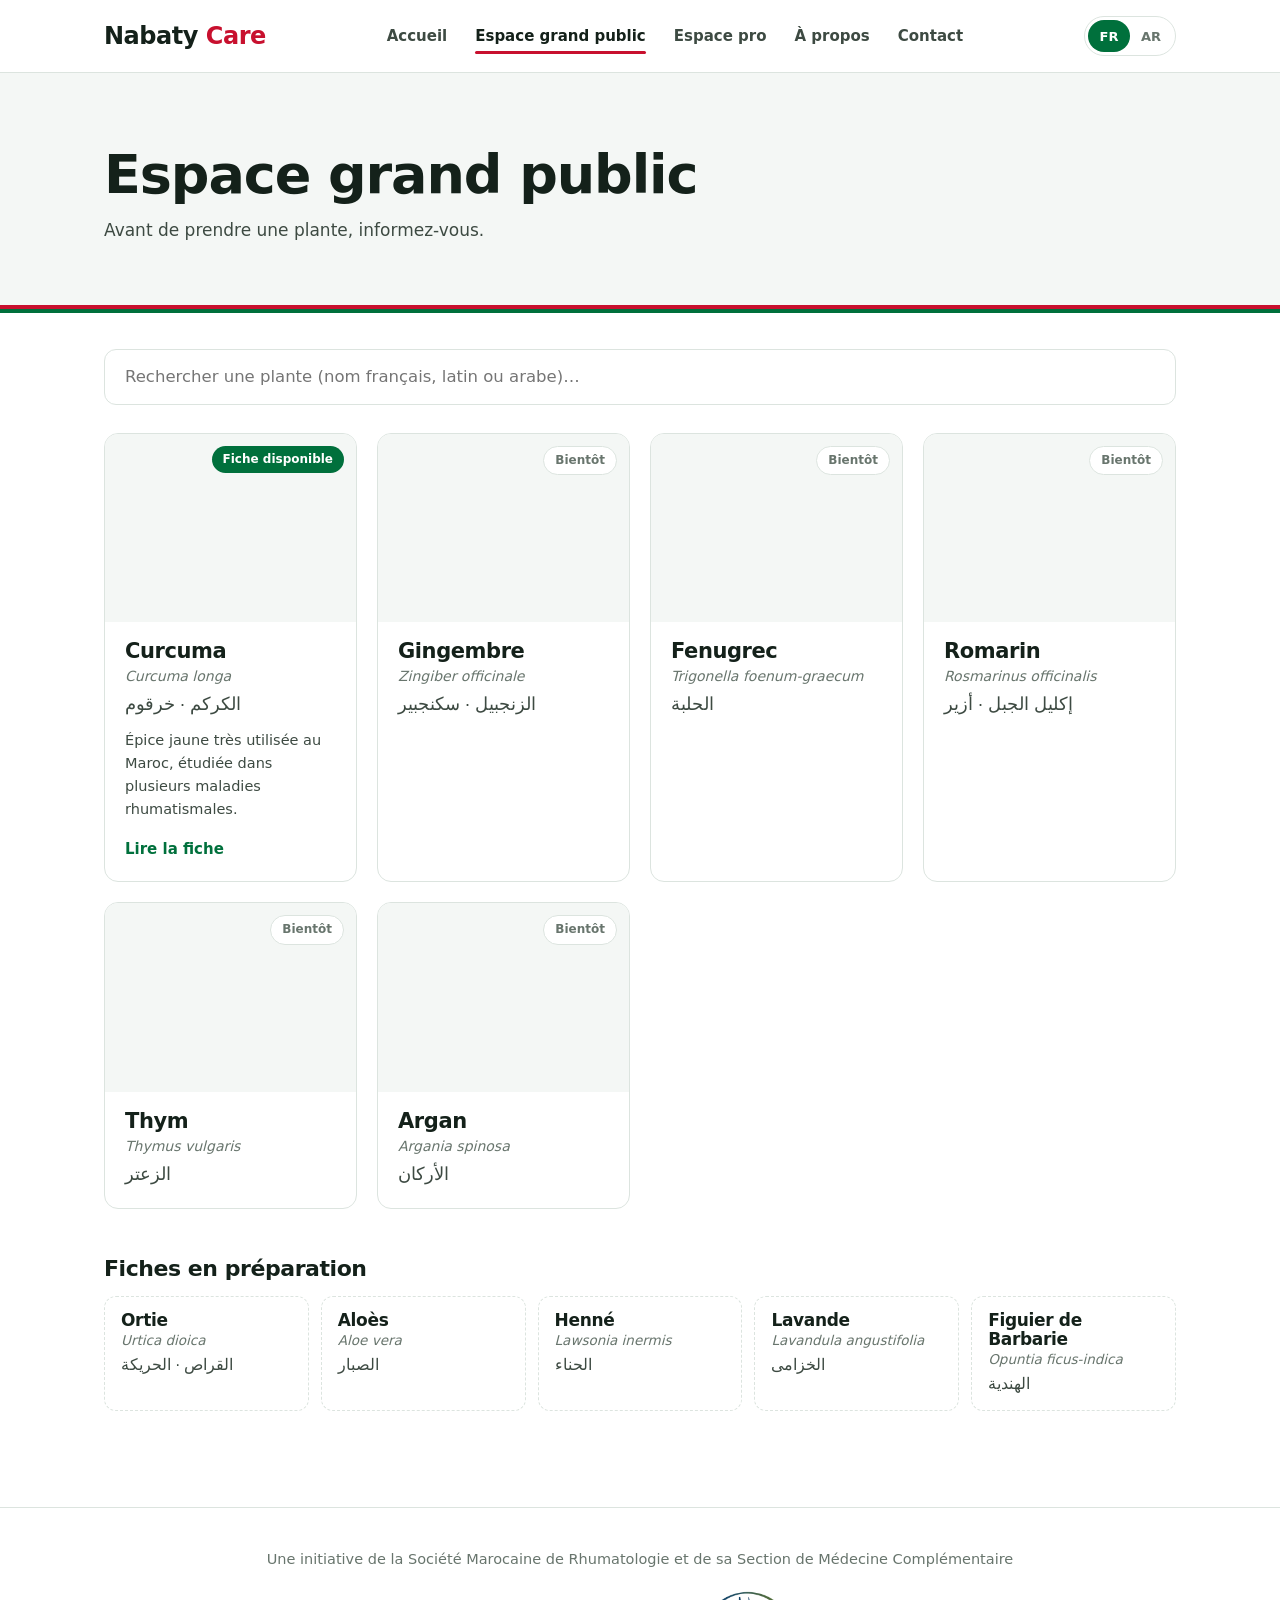
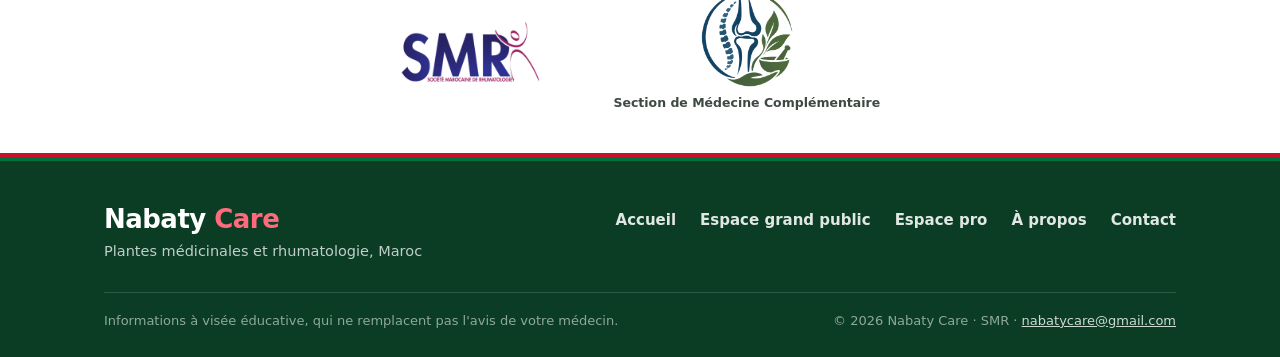
<file: nigelle.html>
<!DOCTYPE html><html lang="fr"><head><meta charset="UTF-8"><meta http-equiv="refresh" content="0; url=grand-public.html"><link rel="canonical" href="grand-public.html"><title>Nabaty Care</title></head><body><p><a href="grand-public.html">Espace grand public</a></p></body></html>
</file>
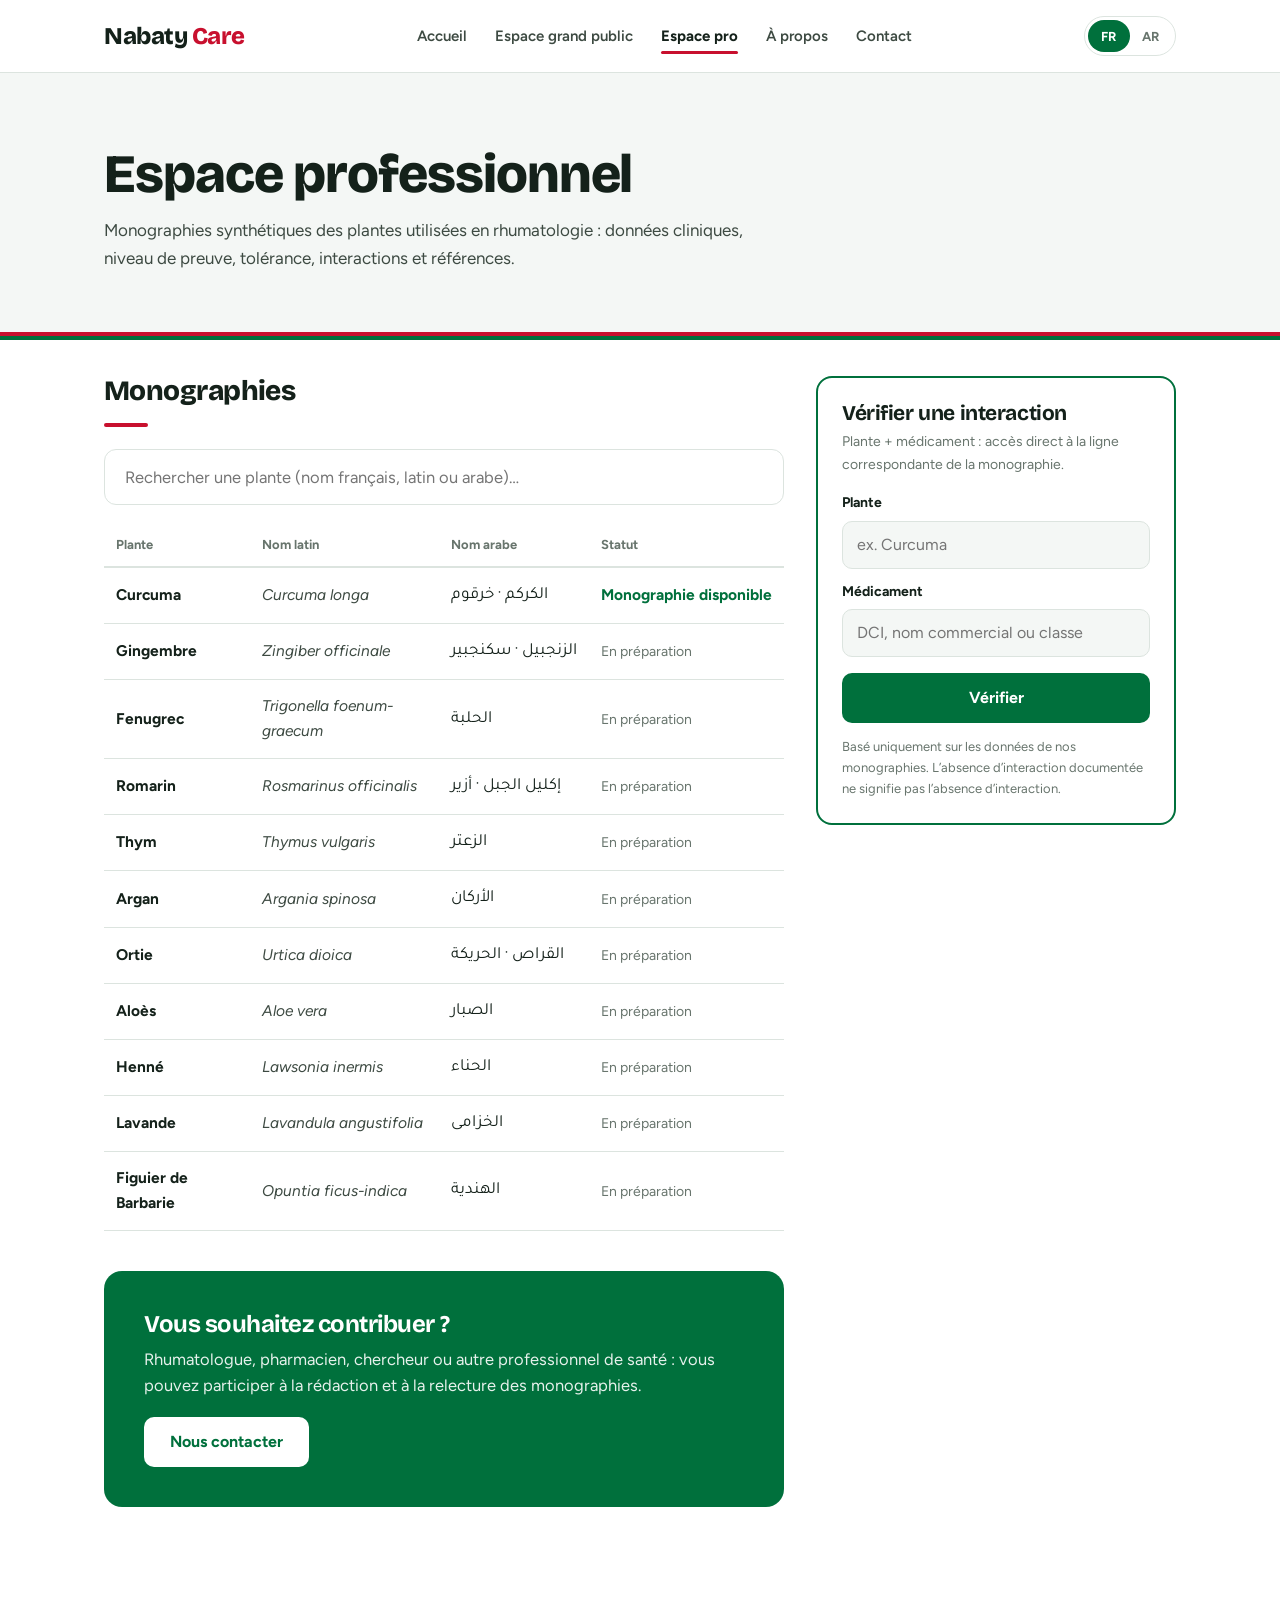
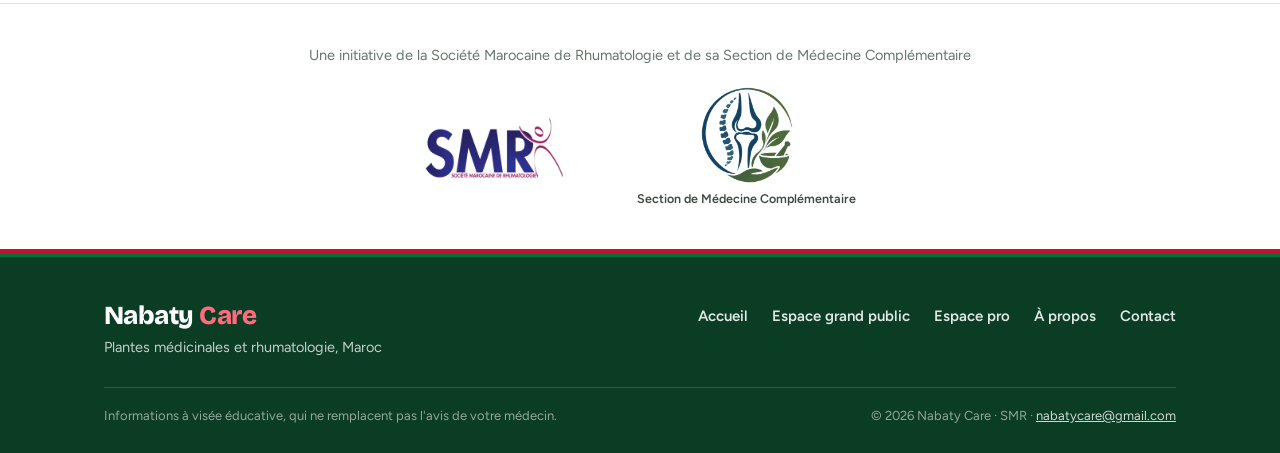
<file: pro.html>
<!DOCTYPE html>
<html lang="fr" dir="ltr" class="l-fr">
<head>
<meta charset="UTF-8">
<meta name="viewport" content="width=device-width, initial-scale=1">
<title>Espace professionnel · Nabaty Care</title>
<meta name="description" content="Monographies synthétiques des plantes médicinales en rhumatologie : données cliniques, niveau de preuve, tolérance, interactions, références.">
<meta name="theme-color" content="#ffffff">
<script>try{if(localStorage.getItem('nabaty-lang')==='ar'){var h=document.documentElement;h.className='l-ar';h.dir='rtl';h.lang='ar';}}catch(e){}</script>
<link rel="preconnect" href="https://fonts.googleapis.com">
<link rel="preconnect" href="https://fonts.gstatic.com" crossorigin>
<link href="https://fonts.googleapis.com/css2?family=Bricolage+Grotesque:opsz,wght@12..96,600;12..96,800&family=Figtree:wght@400;500;600;700&family=Noto+Kufi+Arabic:wght@500;700&family=Tajawal:wght@400;500;700&display=swap" rel="stylesheet">
<link rel="stylesheet" href="nabatyric.css">
</head>
<body>
<nav class="top"><div class="nav-inner">
  <a class="wordmark" href="index.html">Nabaty <span>Care</span></a>
  <div class="nav-links">
    <a href="index.html"><span data-l="fr">Accueil</span><span data-l="ar">الرئيسية</span></a>
    <a href="grand-public.html"><span data-l="fr">Espace grand public</span><span data-l="ar">فضاء العموم</span></a>
    <a href="pro.html" class="active"><span data-l="fr">Espace pro</span><span data-l="ar">الفضاء المهني</span></a>
    <a href="apropos.html"><span data-l="fr">À propos</span><span data-l="ar">من نحن</span></a>
    <a href="contact.html"><span data-l="fr">Contact</span><span data-l="ar">اتصل بنا</span></a>
  </div>
  <div class="nav-right">
    <div class="lang"><button type="button" data-lang="fr" class="on">FR</button><button type="button" data-lang="ar">AR</button></div>
    <button class="nav-toggle" type="button" aria-label="Menu" aria-expanded="false"><span></span><span></span><span></span></button>
  </div>
</div></nav>
<header class="page-head"><div class="wrap">
  <h1 data-l="fr">Espace professionnel</h1><h1 data-l="ar">الفضاء المهني</h1>
  <p data-l="fr">Monographies synthétiques des plantes utilisées en rhumatologie : données cliniques, niveau de preuve, tolérance, interactions et références.</p><p data-l="ar">دراسات مركّزة حول النباتات المستعملة في طب الروماتيزم: المعطيات السريرية، مستوى الدليل، التحمّل، التداخلات والمراجع.</p>
</div></header>
<div class="band"></div>

<section class="section" style="padding-top:36px"><div class="wrap">
  <p class="ar-note" data-l="ar">محتوى الفضاء المهني متوفر باللغة الفرنسية.</p>
  <div class="pro-grid ltr" lang="fr">
    <div>
      <h2 class="title" style="font-size:28px">Monographies</h2>
      <div class="title-bar" style="margin-bottom:22px"></div>
      <input class="search" type="search" data-filter=".prow" data-empty="#pro-empty" placeholder="Rechercher une plante (nom français, latin ou arabe)…" aria-label="Rechercher une plante">
      <div class="tbl-wrap"><table class="list">
        <thead><tr><th>Plante</th><th>Nom latin</th><th>Nom arabe</th><th>Statut</th></tr></thead>
        <tbody><tr class="prow" data-search="Curcuma Curcuma longa الكركم · خرقوم"><td><strong>Curcuma</strong></td><td class="lat">Curcuma longa</td><td class="ar" lang="ar">الكركم · خرقوم</td><td><a class="st-ok" href="curcuma-pro.html">Monographie disponible</a></td></tr><tr class="prow" data-search="Gingembre Zingiber officinale الزنجبيل · سكنجبير"><td><strong>Gingembre</strong></td><td class="lat">Zingiber officinale</td><td class="ar" lang="ar">الزنجبيل · سكنجبير</td><td><span class="st-soon">En préparation</span></td></tr><tr class="prow" data-search="Fenugrec Trigonella foenum-graecum الحلبة"><td><strong>Fenugrec</strong></td><td class="lat">Trigonella foenum-graecum</td><td class="ar" lang="ar">الحلبة</td><td><span class="st-soon">En préparation</span></td></tr><tr class="prow" data-search="Romarin Rosmarinus officinalis إكليل الجبل · أزير"><td><strong>Romarin</strong></td><td class="lat">Rosmarinus officinalis</td><td class="ar" lang="ar">إكليل الجبل · أزير</td><td><span class="st-soon">En préparation</span></td></tr><tr class="prow" data-search="Thym Thymus vulgaris الزعتر"><td><strong>Thym</strong></td><td class="lat">Thymus vulgaris</td><td class="ar" lang="ar">الزعتر</td><td><span class="st-soon">En préparation</span></td></tr><tr class="prow" data-search="Argan Argania spinosa الأركان"><td><strong>Argan</strong></td><td class="lat">Argania spinosa</td><td class="ar" lang="ar">الأركان</td><td><span class="st-soon">En préparation</span></td></tr><tr class="prow" data-search="Ortie Urtica dioica القراص · الحريكة"><td><strong>Ortie</strong></td><td class="lat">Urtica dioica</td><td class="ar" lang="ar">القراص · الحريكة</td><td><span class="st-soon">En préparation</span></td></tr><tr class="prow" data-search="Aloès Aloe vera الصبار"><td><strong>Aloès</strong></td><td class="lat">Aloe vera</td><td class="ar" lang="ar">الصبار</td><td><span class="st-soon">En préparation</span></td></tr><tr class="prow" data-search="Henné Lawsonia inermis الحناء"><td><strong>Henné</strong></td><td class="lat">Lawsonia inermis</td><td class="ar" lang="ar">الحناء</td><td><span class="st-soon">En préparation</span></td></tr><tr class="prow" data-search="Lavande Lavandula angustifolia الخزامى"><td><strong>Lavande</strong></td><td class="lat">Lavandula angustifolia</td><td class="ar" lang="ar">الخزامى</td><td><span class="st-soon">En préparation</span></td></tr><tr class="prow" data-search="Figuier de Barbarie Opuntia ficus-indica الهندية"><td><strong>Figuier de Barbarie</strong></td><td class="lat">Opuntia ficus-indica</td><td class="ar" lang="ar">الهندية</td><td><span class="st-soon">En préparation</span></td></tr></tbody>
      </table></div>
      <p class="empty" id="pro-empty">Aucune plante ne correspond à votre recherche.</p>

      <div class="collab">
        <h2>Vous souhaitez contribuer ?</h2>
        <p>Rhumatologue, pharmacien, chercheur ou autre professionnel de santé : vous pouvez participer à la rédaction et à la relecture des monographies.</p>
        <a class="btn" href="contact.html">Nous contacter</a>
      </div>
    </div>

    <aside class="checker">
      <h2>Vérifier une interaction</h2>
      <p class="hint">Plante + médicament : accès direct à la ligne correspondante de la monographie.</p>
      <form id="checker" autocomplete="off">
        <label for="in-plant">Plante</label>
        <input id="in-plant" list="dl-plants" placeholder="ex. Curcuma" required>
        <datalist id="dl-plants"></datalist>
        <label for="in-med">Médicament</label>
        <input id="in-med" list="dl-meds" placeholder="DCI, nom commercial ou classe" required>
        <datalist id="dl-meds"></datalist>
        <button class="btn btn-green" type="submit">Vérifier</button>
      </form>
      <div class="result" id="result" aria-live="polite"></div>
      <p class="small">Basé uniquement sur les données de nos monographies. L’absence d’interaction documentée ne signifie pas l’absence d’interaction.</p>
    </aside>
  </div>
</div></section>
<div class="partners"><div class="wrap">
  <p data-l="fr">Une initiative de la Société Marocaine de Rhumatologie et de sa Section de Médecine Complémentaire</p><p data-l="ar">مبادرة من الجمعية المغربية لطب الروماتيزم وقسم الطب التكميلي التابع لها</p>
  <div class="logos">
    <img class="smr" src="logo-smr.png" alt="Société Marocaine de Rhumatologie (SMR)">
    <figure class="sec-fig"><img class="sec" src="logo-section.png" alt="Section de Médecine Complémentaire"><figcaption><span data-l="fr">Section de Médecine Complémentaire</span><span data-l="ar">قسم الطب التكميلي</span></figcaption></figure>
  </div>
</div></div>
<div class="band"></div>
<footer class="foot"><div class="wrap"><div class="foot-inner">
  <div class="foot-top">
    <div><div class="wordmark">Nabaty <span>Care</span></div>
    <p data-l="fr" class="foot-tag">Plantes médicinales et rhumatologie, Maroc</p><p data-l="ar" class="foot-tag">النباتات الطبية وطب الروماتيزم، المغرب</p></div>
    <div class="foot-links"><a href="index.html"><span data-l="fr">Accueil</span><span data-l="ar">الرئيسية</span></a> <a href="grand-public.html"><span data-l="fr">Espace grand public</span><span data-l="ar">فضاء العموم</span></a> <a href="pro.html"><span data-l="fr">Espace pro</span><span data-l="ar">الفضاء المهني</span></a> <a href="apropos.html"><span data-l="fr">À propos</span><span data-l="ar">من نحن</span></a> <a href="contact.html"><span data-l="fr">Contact</span><span data-l="ar">اتصل بنا</span></a></div>
  </div>
  <div class="foot-bottom">
    <span data-l="fr">Informations à visée éducative, qui ne remplacent pas l'avis de votre médecin.</span><span data-l="ar">معلومات ذات طابع تثقيفي، لا تعوّض رأي طبيبك.</span>
    <span>© 2026 Nabaty Care · SMR · <a href="mailto:nabatycare@gmail.com">nabatycare@gmail.com</a></span>
  </div>
</div></div></footer>
<script src="nabatyric.js"></script>
</body>
</html>
</file>
<file: nabatyric.css>
/* =========================================================
   Nabaty Care — feuille de style unique
   Palette : blanc · vert · rouge
   ========================================================= */
:root{
  --white:#FFFFFF; --paper:#F4F7F5; --ink:#14211A; --mid:#3D4A42; --soft:#68756D;
  --green:#00703C; --green-dark:#0A3D24; --green-tint:#E5F2EA;
  --red:#C8102E; --red-dark:#9E0C24; --red-tint:#FCEBED;
  --line:#DCE4DF;
  --f-display:'Bricolage Grotesque','Figtree',system-ui,sans-serif;
  --f-body:'Figtree',system-ui,sans-serif;
  --f-ar:'Tajawal','Figtree',sans-serif;
  --f-ar-display:'Noto Kufi Arabic','Tajawal',sans-serif;
  --nav-h:72px; --wrap:1072px;
  --band:linear-gradient(to bottom,var(--red) 0 50%,var(--green) 50% 100%);
}
*{margin:0;padding:0;box-sizing:border-box}
html{scroll-behavior:smooth;-webkit-text-size-adjust:100%}
body{font-family:var(--f-body);font-size:16.5px;line-height:1.6;color:var(--ink);background:var(--white);-webkit-font-smoothing:antialiased}
img{max-width:100%;display:block}
a{color:var(--green)}
:focus-visible{outline:3px solid var(--red);outline-offset:3px;border-radius:6px}
::selection{background:var(--red);color:#fff}
h1,h2,h3,.wordmark{font-family:var(--f-display);letter-spacing:-.02em;line-height:1.12;text-wrap:balance}
p{text-wrap:pretty}
.wrap{max-width:var(--wrap);margin:0 auto;padding:0 24px;box-sizing:content-box}

/* Langues */
.l-fr [data-l="ar"],.l-ar [data-l="fr"]{display:none!important}
.l-ar body{font-family:var(--f-ar);font-size:17.5px}
.l-ar :is(h1,h2,h3){font-family:var(--f-ar-display);letter-spacing:0;line-height:1.45}
.ltr{direction:ltr;text-align:left}
.l-ar .ltr{font-family:var(--f-body);font-size:16.5px}
.l-ar .ltr :is(h1,h2,h3){font-family:var(--f-display);letter-spacing:-.02em;line-height:1.15}

/* Bande rouge et verte */
.band{height:8px;background:var(--band)}

/* ---------- NAVIGATION ---------- */
nav.top{position:sticky;top:0;z-index:100;background:rgba(255,255,255,.95);-webkit-backdrop-filter:blur(10px);backdrop-filter:blur(10px);border-bottom:1px solid var(--line)}
.nav-inner{max-width:var(--wrap);margin:0 auto;padding:0 24px;height:var(--nav-h);display:flex;align-items:center;justify-content:space-between;gap:16px;box-sizing:content-box}
.wordmark{font-size:24px;font-weight:800;color:var(--ink);text-decoration:none;white-space:nowrap}
.wordmark span{color:var(--red)}
.nav-links{display:flex;gap:2px}
.nav-links a{font-size:15px;font-weight:600;color:var(--mid);text-decoration:none;padding:8px 13px;border-radius:8px;position:relative;white-space:nowrap}
.nav-links a:hover{background:var(--paper);color:var(--green)}
.nav-links a.active{color:var(--ink);font-weight:700}
.nav-links a.active::after{content:'';position:absolute;left:13px;right:13px;bottom:2px;height:3px;border-radius:3px;background:var(--red)}
.nav-right{display:flex;align-items:center;gap:10px}
.lang{display:flex;border:1px solid var(--line);border-radius:999px;padding:3px}
.lang button{border:0;background:none;font:700 13px var(--f-body);color:var(--soft);min-width:42px;min-height:32px;border-radius:999px;cursor:pointer}
.lang button.on{background:var(--green);color:#fff}
.nav-toggle{display:none;width:44px;height:44px;border:1px solid var(--line);background:#fff;border-radius:10px;cursor:pointer;flex-direction:column;align-items:center;justify-content:center;gap:5px}
.nav-toggle span{display:block;width:20px;height:2px;border-radius:2px;background:var(--ink);transition:transform .25s,opacity .2s}
nav.open .nav-toggle span:nth-child(1){transform:translateY(7px) rotate(45deg)}
nav.open .nav-toggle span:nth-child(2){opacity:0}
nav.open .nav-toggle span:nth-child(3){transform:translateY(-7px) rotate(-45deg)}
@media(max-width:940px){
  .nav-inner{padding:0 16px}
  .nav-toggle{display:flex}
  .nav-links{display:none}
  nav.open .nav-links{display:flex;flex-direction:column;position:absolute;top:var(--nav-h);left:0;right:0;background:#fff;padding:10px 16px 20px;border-bottom:1px solid var(--line);box-shadow:0 22px 30px -22px rgba(10,61,36,.4)}
  nav.open .nav-links a{font-size:17px;padding:14px 16px}
  nav.open .nav-links a.active::after{left:0;right:auto;top:12px;bottom:12px;width:3px;height:auto}
  .l-ar nav.open .nav-links a.active::after{left:auto;right:0}
}

/* ---------- BOUTONS ---------- */
.btn{display:inline-flex;align-items:center;justify-content:center;gap:8px;min-height:50px;padding:12px 24px;border-radius:10px;font:700 16px var(--f-body);text-decoration:none;cursor:pointer;border:2px solid transparent;transition:background .15s,color .15s}
.l-ar .btn{font-family:var(--f-ar)}
.btn-red{background:var(--red);color:#fff}.btn-red:hover{background:var(--red-dark)}
.btn-green{background:var(--green);color:#fff}.btn-green:hover{background:#005c31}
.btn-line{border-color:var(--green);color:var(--green);background:#fff}.btn-line:hover{background:var(--green);color:#fff}

/* ---------- HERO ACCUEIL ---------- */
.hero{position:relative;min-height:clamp(540px,74vh,700px);display:flex;align-items:center;overflow:hidden;background:#fff}
.hero-bg{position:absolute;inset:0;background:url("fond-accueil.jpg") 70% center/cover no-repeat}
.hero::before{content:'';position:absolute;inset:0;z-index:1;background:linear-gradient(90deg,#fff 0%,rgba(255,255,255,.97) 36%,rgba(255,255,255,.7) 56%,rgba(255,255,255,0) 80%)}
.l-ar .hero::before{background:linear-gradient(270deg,#fff 0%,rgba(255,255,255,.97) 36%,rgba(255,255,255,.7) 56%,rgba(255,255,255,0) 80%)}
.l-ar .hero-bg{background-position:30% center;transform:scaleX(-1)}
.hero .wrap{position:relative;z-index:2;width:100%;box-sizing:border-box;max-width:calc(var(--wrap) + 48px)}
.hero-text{max-width:560px;padding:64px 0}
.hero h1{font-size:clamp(38px,5.4vw,64px);font-weight:800;letter-spacing:-.035em;line-height:1.02;margin-bottom:22px}
.l-ar .hero h1{font-size:clamp(32px,4.6vw,54px);line-height:1.4}
.hero p{font-size:clamp(17px,1.6vw,19px);color:var(--mid);margin-bottom:32px}
.hero-btns{display:flex;flex-wrap:wrap;gap:12px}
@media(max-width:760px){
  .hero{display:block;min-height:0}
  .hero-bg{position:relative;height:210px;inset:auto}
  .hero::before{display:none}
  .l-ar .hero-bg{transform:none}
  .hero-text{padding:32px 0 48px}
  .hero-btns{flex-direction:column}
}

/* ---------- SECTIONS ---------- */
.section{padding:clamp(56px,8vw,96px) 0}
.section.tint{background:var(--paper)}
.title{font-size:clamp(28px,3.6vw,40px);font-weight:800}
.title-bar{width:44px;height:4px;border-radius:4px;background:var(--red);margin:16px 0 30px}
.lead{color:var(--mid);max-width:62ch;margin:-12px 0 32px}

.cols3{display:grid;grid-template-columns:repeat(3,1fr)}
.col{padding:4px 32px;border-inline-start:1px solid var(--line)}
.col:first-child{border:0;padding-inline-start:0}
.col .ico{width:64px;height:64px;border-radius:50%;background:var(--green-tint);display:flex;align-items:center;justify-content:center;font-size:28px;margin-bottom:20px}
.col:nth-child(2) .ico{background:var(--red-tint)}
.col h3{font-size:21px;margin-bottom:8px}
.col p{color:var(--mid);font-size:15.5px}
@media(max-width:800px){.cols3{grid-template-columns:1fr}.col,.col:first-child{border:0;border-top:1px solid var(--line);padding:26px 0}.col:first-child{border:0;padding-top:0}}

.duo{display:grid;grid-template-columns:1fr 1fr;gap:20px}
.duo-card{border-radius:18px;padding:clamp(28px,4vw,44px);color:#fff;text-decoration:none;display:block;transition:background .15s}
.duo-card.g{background:var(--green)}.duo-card.g:hover{background:#005c31}
.duo-card.r{background:var(--red)}.duo-card.r:hover{background:var(--red-dark)}
.duo-card .ico{font-size:38px;margin-bottom:14px}
.duo-card h3{font-size:26px;margin-bottom:10px;color:#fff}
.duo-card p{color:rgba(255,255,255,.9);font-size:15.5px;max-width:46ch}
.duo-card .go{display:inline-block;margin-top:20px;font-weight:700;border-bottom:2px solid rgba(255,255,255,.6);padding-bottom:2px}
@media(max-width:760px){.duo{grid-template-columns:1fr}}

.steps{display:grid;grid-template-columns:repeat(4,1fr);gap:24px;counter-reset:s;position:relative}
.steps::before{content:'';position:absolute;top:24px;left:12.5%;right:12.5%;height:2px;background:repeating-linear-gradient(90deg,var(--line) 0 10px,transparent 10px 16px)}
.step{text-align:center;position:relative}
.step .n{width:50px;height:50px;border-radius:50%;background:var(--green);color:#fff;font:800 19px var(--f-display);display:flex;align-items:center;justify-content:center;margin:0 auto 16px}
.step:last-child .n{background:var(--red)}
.step h3{font-size:17px;margin-bottom:6px}
.step p{font-size:14.5px;color:var(--mid)}
@media(max-width:800px){.steps{grid-template-columns:1fr 1fr;row-gap:32px}.steps::before{display:none}}
@media(max-width:520px){.steps{grid-template-columns:1fr;row-gap:20px}.step{display:grid;grid-template-columns:50px 1fr;column-gap:16px;text-align:start}.step .n{grid-row:span 2;margin:0}}

.notice{background:var(--red-tint);border-inline-start:5px solid var(--red);border-radius:0 12px 12px 0;padding:22px 26px}
.l-ar .notice{border-radius:12px 0 0 12px}
.notice strong{color:var(--red-dark);display:block;margin-bottom:4px}
.notice p{font-size:15.5px}

/* Bandeau « Une initiative de » */
.partners{border-top:1px solid var(--line);padding:40px 0;text-align:center}
.partners p{color:var(--soft);font-size:14.5px;margin-bottom:20px}
.partners .logos{display:flex;align-items:center;justify-content:center;gap:clamp(28px,6vw,72px);flex-wrap:wrap}
.partners img.smr{height:64px;width:auto}
.partners img.sec{height:104px;width:auto}

/* ---------- EN-TÊTE PAGES INTERNES ---------- */
.page-head{background:var(--paper);padding:clamp(44px,6vw,72px) 0 clamp(40px,5vw,60px)}
.page-head h1{font-size:clamp(34px,5vw,54px);font-weight:800;max-width:20ch;margin-bottom:12px}
.page-head p{color:var(--mid);font-size:17px;max-width:60ch}
.crumbs{font-size:14px;color:var(--soft);margin-bottom:18px}
.crumbs a{color:var(--green);font-weight:600;text-decoration:none}

/* ---------- GRAND PUBLIC : cartes plantes ---------- */
.search{width:100%;min-height:56px;padding:0 20px;font:16.5px var(--f-body);border:1.5px solid var(--line);border-radius:12px;background:#fff;color:var(--ink)}
.l-ar .search{font-family:var(--f-ar)}
.search:focus{outline:none;border-color:var(--green);box-shadow:0 0 0 4px var(--green-tint)}
.grid-plants{display:grid;grid-template-columns:repeat(auto-fill,minmax(240px,1fr));gap:20px;margin-top:28px}
.pcard{position:relative;display:flex;flex-direction:column;background:#fff;border:1px solid var(--line);border-radius:14px;overflow:hidden;text-decoration:none;color:var(--ink);transition:box-shadow .2s,transform .2s}
a.pcard:hover{transform:translateY(-3px);box-shadow:0 16px 34px -18px rgba(10,61,36,.4)}
.pcard .ph{aspect-ratio:4/3;background:var(--paper);overflow:hidden}
.pcard .ph img{width:100%;height:100%;object-fit:cover}
.pcard .body{padding:18px 20px 20px;display:flex;flex-direction:column;gap:2px;flex:1}
.pcard h3{font-size:21px}
.pcard .lat{font-style:italic;color:var(--soft);font-size:14px}
.pcard .ar{font-family:var(--f-ar);font-size:18px;color:var(--mid)}
.pcard .desc{font-size:14.5px;color:var(--mid);margin-top:8px}
.pcard .more{margin-top:auto;padding-top:14px;font-weight:700;color:var(--green);font-size:15px}
.badge{position:absolute;top:12px;inset-inline-end:12px;font-size:12px;font-weight:700;padding:4px 11px;border-radius:999px;z-index:2}
.badge.ok{background:var(--green);color:#fff}
.badge.soon{background:#fff;color:var(--soft);border:1px solid var(--line)}
.pcard.soon .ph img{filter:saturate(.6);opacity:.8}
.pcard.nophoto{min-height:150px}
.pcard.nophoto .body{padding-top:22px}
.empty{display:none;color:var(--soft);padding:28px 0}

/* ---------- FICHE PLANTE ---------- */
.fiche-head{background:var(--paper);padding:clamp(28px,4vw,44px) 0 clamp(36px,5vw,56px)}
.fh-grid{display:grid;grid-template-columns:1.1fr .9fr;gap:clamp(24px,5vw,56px);align-items:center}
.fh-grid h1{font-size:clamp(42px,6vw,72px);font-weight:800;line-height:1}
.fh-grid .lat{font-style:italic;color:var(--soft);font-size:18px;margin-top:8px}
.fh-grid .ar{font-family:var(--f-ar);font-size:24px;color:var(--mid);margin-top:4px}
.fh-grid .intro{color:var(--mid);margin-top:18px;max-width:52ch}
.fh-photo{border-radius:16px;overflow:hidden;aspect-ratio:4/3}
.fh-photo img{width:100%;height:100%;object-fit:cover}
.chips{display:flex;flex-wrap:wrap;gap:8px;margin-top:18px}
.chip{font-size:13px;font-weight:700;padding:5px 12px;border-radius:999px}
.chip.g{background:var(--green-tint);color:var(--green)}
.chip.r{background:var(--red-tint);color:var(--red-dark)}
@media(max-width:820px){.fh-grid{grid-template-columns:minmax(0,1fr)}.fh-photo{order:-1}}

.fiche{display:grid;grid-template-columns:minmax(0,1fr) 320px;gap:32px;align-items:start}
@media(max-width:900px){.fiche{grid-template-columns:minmax(0,1fr)}}
.video{aspect-ratio:16/9;border-radius:16px;background:var(--green-dark);color:#fff;display:flex;flex-direction:column;align-items:center;justify-content:center;gap:12px;text-align:center;padding:20px;margin-bottom:28px}
.video .play{width:68px;height:68px;border-radius:50%;background:var(--red);display:flex;align-items:center;justify-content:center;font-size:24px}
.video p{color:rgba(255,255,255,.7);font-size:14px}
.block{border:1px solid var(--line);border-radius:16px;padding:clamp(22px,3vw,30px);margin-bottom:20px}
.block h2{font-size:23px;margin-bottom:14px}
.block p+p{margin-top:10px}
.block ul{padding-inline-start:20px}
.block li{margin:7px 0}
.indic{display:grid;gap:12px}
.indic div{border-radius:12px;padding:16px 18px;background:var(--paper)}
.indic div strong{display:block;margin-bottom:2px}
.indic .best{background:var(--green-tint)}
.indic .best strong{color:var(--green)}
.alert{background:var(--red-tint);border:1px solid #F2C6CC;border-inline-start:5px solid var(--red);border-radius:12px;padding:16px 18px;margin-top:14px}
.alert strong{color:var(--red-dark)}
.side .card{border:1px solid var(--line);border-radius:16px;padding:22px;margin-bottom:16px}
.side .card.dark{background:var(--green-dark);color:#fff;border:0}
.side .card.dark h3{color:#fff}
.side .card.dark p{color:rgba(255,255,255,.88);font-size:15px}
.side h3{font-size:18px;margin-bottom:10px}
.side p{font-size:15px;color:var(--mid)}
.side .card.dark p+p{margin-top:8px}
@media(min-width:901px){.side{position:sticky;top:calc(var(--nav-h) + 20px)}}

/* ---------- ESPACE PRO ---------- */
.pro-grid{display:grid;grid-template-columns:minmax(0,1fr) 360px;gap:32px;align-items:start}
@media(max-width:940px){.pro-grid{grid-template-columns:minmax(0,1fr)}.checker{order:-1}}
.checker{border:2px solid var(--green);border-radius:16px;padding:24px;background:#fff}
@media(min-width:941px){.checker{position:sticky;top:calc(var(--nav-h) + 20px)}}
.checker h2{font-size:21px;margin-bottom:6px}
.checker .hint{font-size:14px;color:var(--soft);margin-bottom:16px}
.checker label{display:block;font-weight:700;font-size:14px;margin:12px 0 6px}
.checker input{width:100%;min-height:48px;padding:0 14px;border:1.5px solid var(--line);border-radius:10px;font:16px var(--f-body);background:var(--paper)}
.checker input:focus{outline:none;border-color:var(--green);background:#fff;box-shadow:0 0 0 4px var(--green-tint)}
.checker .btn{width:100%;margin-top:16px}
.result{margin-top:16px;border-radius:12px;padding:14px 16px;font-size:15px;display:none}
.result.show{display:block}
.result.hit{background:var(--red-tint);border:1px solid #F2C6CC}
.result.hit strong{color:var(--red-dark)}
.result.none{background:var(--paper);border:1px solid var(--line)}
.result a{font-weight:700}
.small{font-size:13px;color:var(--soft);margin-top:14px}
table.list{width:100%;border-collapse:collapse;margin-top:20px;font-size:15.5px}
table.list th{text-align:start;font-size:13px;color:var(--soft);font-weight:700;padding:10px 12px;border-bottom:2px solid var(--line)}
table.list td{padding:14px 12px;border-bottom:1px solid var(--line);vertical-align:middle}
table.list td.ar{font-family:var(--f-ar);font-size:17px;direction:rtl}
table.list td.lat{font-style:italic;color:var(--mid)}
table.list .st-ok{color:var(--green);font-weight:700;text-decoration:none}
table.list .st-ok:hover{text-decoration:underline}
table.list .st-soon{color:var(--soft);font-size:14px}
.tbl-wrap{overflow-x:auto}
.collab{margin-top:40px;background:var(--green);color:#fff;border-radius:18px;padding:clamp(26px,4vw,40px)}
.collab h2{color:#fff;font-size:24px;margin-bottom:8px}
.collab p{color:rgba(255,255,255,.9);max-width:60ch;margin-bottom:18px}
.collab .btn{background:#fff;color:var(--green)}
.ar-note{background:var(--red-tint);border-radius:12px;padding:12px 16px;margin-bottom:20px;font-size:15px;direction:rtl;text-align:right}

/* ---------- MONOGRAPHIE ---------- */
.mono{display:grid;grid-template-columns:220px minmax(0,1fr);gap:40px;align-items:start}
.toc{position:sticky;top:calc(var(--nav-h) + 20px);font-size:14.5px}
.toc strong{display:block;font-size:12.5px;color:var(--soft);margin-bottom:10px}
.toc a{display:block;color:var(--mid);text-decoration:none;padding:6px 0 6px 12px;border-left:2px solid var(--line)}
.toc a:hover{color:var(--green);border-left-color:var(--green)}
@media(max-width:900px){.mono{grid-template-columns:minmax(0,1fr)}.toc{display:none}}
.mono section{scroll-margin-top:calc(var(--nav-h) + 16px);margin-bottom:44px}
.mono h2{font-size:26px;margin-bottom:14px;padding-bottom:10px;border-bottom:1px solid var(--line)}
.mono h3{font-size:19px;margin:22px 0 8px}
.mono p,.mono li{font-size:16px}
.mono ul{padding-left:20px}
.mono li{margin:6px 0}
.mono p+p{margin-top:10px}
.essentiel{background:var(--green-tint);border-radius:16px;padding:22px 24px;margin-bottom:36px}
.essentiel h2{border:0;padding:0;font-size:21px;margin-bottom:8px}
table.data{width:100%;border-collapse:collapse;font-size:14.5px;margin:10px 0}
table.data th{background:var(--paper);text-align:left;font-weight:700;padding:10px 12px;border-bottom:2px solid var(--line);white-space:nowrap}
table.data td{padding:10px 12px;border-bottom:1px solid var(--line);vertical-align:top}
.syn{background:var(--paper);border-left:4px solid var(--green);border-radius:0 12px 12px 0;padding:14px 18px;margin-top:14px;font-size:15.5px}
.syn.warn{background:var(--red-tint);border-left-color:var(--red)}
.reco{border:1px solid var(--line);border-left:5px solid var(--green);border-radius:0 12px 12px 0;padding:14px 18px;margin:10px 0}
.reco.mid{border-left-color:#C98A00}
.reco.low{border-left-color:var(--red)}
sup.r a{font-size:11.5px;font-weight:700;color:var(--green);text-decoration:none;padding:0 1px}
.refs{counter-reset:none;padding-left:0!important;list-style:none}
.refs li{font-size:14px!important;padding:8px 0 8px 40px;position:relative;border-bottom:1px solid var(--line);scroll-margin-top:calc(var(--nav-h) + 16px)}
.refs li b.n{position:absolute;left:0;color:var(--red)}
.refs li:target{background:var(--green-tint)}
.todo{font-size:12px;color:var(--soft);background:var(--paper);border:1px dashed var(--line);border-radius:6px;padding:1px 7px;white-space:nowrap}
tr.inter:target td,tr.inter.hl td{background:#FFF3C4;transition:background .3s}
.found{display:none;background:#FFF3C4;border:1px solid #E9D27C;border-radius:12px;padding:12px 16px;margin-bottom:12px;font-size:15px}
.found.show{display:block}

/* ---------- À PROPOS / CONTACT ---------- */
.prose p{max-width:68ch;color:var(--mid);font-size:17px}
.prose p+p{margin-top:14px}
.values{display:grid;grid-template-columns:repeat(4,1fr);gap:16px}
.val{border:1px solid var(--line);border-radius:16px;padding:22px;border-top:4px solid var(--green)}
.val:nth-child(even){border-top-color:var(--red)}
.val .ico{font-size:28px;margin-bottom:10px}
.val h3{font-size:18px;margin-bottom:6px}
.val p{font-size:14.5px;color:var(--mid)}
@media(max-width:900px){.values{grid-template-columns:1fr 1fr}}
@media(max-width:520px){.values{grid-template-columns:1fr}}
.affil{display:flex;align-items:center;gap:28px;flex-wrap:wrap;border:1px solid var(--line);border-radius:16px;padding:24px;margin-top:40px}
.affil .logos{display:flex;align-items:center;gap:24px}
.affil img.smr{height:52px;width:auto}.affil img.sec{height:88px;width:auto}
.affil p{flex:1;min-width:260px;color:var(--mid);font-size:15.5px}
.contact-grid{display:grid;grid-template-columns:1.2fr .8fr;gap:28px;align-items:start}
@media(max-width:820px){.contact-grid{grid-template-columns:1fr}}
.form{border:1px solid var(--line);border-radius:16px;padding:clamp(22px,3vw,32px)}
.form h2{font-size:23px;margin-bottom:16px}
.form label{display:block;font-weight:700;font-size:14px;margin:14px 0 6px}
.form input,.form select,.form textarea{width:100%;min-height:50px;padding:12px 14px;border:1.5px solid var(--line);border-radius:10px;background:var(--paper);font:16px var(--f-body);color:var(--ink)}
.l-ar .form :is(input,select,textarea){font-family:var(--f-ar)}
.form textarea{min-height:140px;resize:vertical}
.form :is(input,select,textarea):focus{outline:none;border-color:var(--green);background:#fff;box-shadow:0 0 0 4px var(--green-tint)}
.form .btn{margin-top:20px;width:100%}
.form .small{text-align:center}
.info{border:1px solid var(--line);border-radius:16px;padding:22px;display:flex;gap:16px;margin-bottom:14px}
.info .ico{width:48px;height:48px;border-radius:50%;background:var(--green-tint);display:flex;align-items:center;justify-content:center;font-size:22px;flex-shrink:0}
.info h3{font-size:16px;margin-bottom:2px}
.info p,.info a{font-size:15.5px;color:var(--mid)}
.info a{color:var(--green);font-weight:700}

/* ---------- PIED DE PAGE ---------- */
footer.foot{background:var(--green-dark);color:rgba(255,255,255,.75)}
.foot-inner{padding:44px 0 26px}
.foot-top{display:flex;justify-content:space-between;flex-wrap:wrap;gap:24px}
.foot .wordmark{color:#fff;font-size:26px}
.foot .wordmark span{color:#FF6B7D}
.foot-tag{font-size:14.5px;margin-top:6px}
.foot-links{display:flex;flex-wrap:wrap;gap:6px 24px}
.foot-links a{color:rgba(255,255,255,.88);text-decoration:none;font-weight:600;font-size:15px;border-bottom:2px solid transparent;padding:3px 0}
.foot-links a:hover{color:#fff;border-bottom-color:var(--red)}
.foot-bottom{margin-top:28px;padding-top:18px;border-top:1px solid rgba(255,255,255,.14);font-size:13px;color:rgba(255,255,255,.55);display:flex;justify-content:space-between;flex-wrap:wrap;gap:8px}
.foot-bottom a{color:rgba(255,255,255,.8)}

@media(prefers-reduced-motion:reduce){*{transition:none!important;scroll-behavior:auto!important}}
@media print{nav.top,footer.foot,.band,.video,.checker,.toc{display:none!important}.mono{grid-template-columns:1fr}}

/* Grand public : fiches en préparation (sans photo) */
.soon-head h2{font-size:22px;margin:48px 0 6px}
.grid-mini{display:grid;grid-template-columns:repeat(auto-fill,minmax(200px,1fr));gap:12px;margin-top:14px}
.mini{border:1px dashed var(--line);border-radius:12px;padding:14px 16px;display:flex;flex-direction:column;background:#fff}
.mini h3{font-size:17px}
.mini .lat{font-style:italic;color:var(--soft);font-size:13.5px}
.mini .ar{font-family:var(--f-ar);color:var(--mid);font-size:16px}
table.list td.ar,table.list td:last-child{white-space:nowrap}
@media(max-width:600px){table.list td.lat,table.list th:nth-child(2){display:none}table.list td,table.list th{padding-left:8px;padding-right:8px}}

/* =========== v2 : logos, volets grand public, monographie pro =========== */
.sec-fig{display:flex;flex-direction:column;align-items:center;gap:6px;margin:0}
.sec-fig figcaption{font-size:12.5px;font-weight:600;color:var(--mid)}
.partners img.sec{height:96px}
.affil img.sec{height:80px}

/* Volets dépliables (grand public) */
.volet{border:1px solid var(--line);border-inline-start:5px solid var(--green);border-radius:12px;margin-bottom:14px;background:#fff}
.volet>summary{list-style:none;cursor:pointer;padding:18px 22px;font:700 20px var(--f-display);letter-spacing:-.01em;display:flex;justify-content:space-between;align-items:center;gap:16px}
.l-ar .volet>summary{font-family:var(--f-ar-display);letter-spacing:0}
.volet>summary::-webkit-details-marker{display:none}
.volet>summary::after{content:'';width:10px;height:10px;border-right:2.5px solid var(--green);border-bottom:2.5px solid var(--green);transform:rotate(45deg);flex-shrink:0;transition:transform .2s;margin-top:-4px}
.volet[open]>summary::after{transform:rotate(225deg);margin-top:4px}
.volet-body{padding:0 22px 22px}
.volet-body p+p{margin-top:10px}
.volet-body ul{padding-inline-start:20px;margin-top:6px}
.volet-body li{margin:6px 0}
.volet .refs li{font-size:13.5px!important}
sup.r a{font-size:11.5px;font-weight:700;color:var(--green);text-decoration:none;padding:0 1px}

/* Monographie : en-tête */
.mono-head{background:var(--paper);padding:clamp(28px,4vw,44px) 0 clamp(32px,4vw,48px)}
.mono-head h1{font-size:clamp(42px,6vw,68px);font-weight:800;line-height:1;margin-bottom:22px}
.ident{display:grid;grid-template-columns:repeat(3,auto) 1fr;gap:14px 36px;margin-bottom:22px}
.ident dt{font-size:12.5px;font-weight:700;color:var(--soft);margin-bottom:2px}
.ident dd{font-size:16px}
.ident .arn{font-family:var(--f-ar);font-size:17px}
@media(max-width:900px){.ident{grid-template-columns:1fr 1fr}}
@media(max-width:520px){.ident{grid-template-columns:1fr}}
.caution{background:#fff;border:1px solid #F2C6CC;border-left:5px solid var(--red);border-radius:0 12px 12px 0;padding:14px 18px;font-size:15.5px;max-width:860px}
.caution strong{color:var(--red-dark);margin-right:8px}

/* Monographie : panneaux */
.mono-main{min-width:0}
.tools{display:flex;justify-content:flex-end;gap:8px;margin-bottom:14px}
.tools button{border:1px solid var(--line);background:#fff;border-radius:8px;padding:7px 14px;font:600 13.5px var(--f-body);color:var(--green);cursor:pointer}
.tools button:hover{border-color:var(--green)}
.panel{border:1px solid var(--line);border-radius:14px;margin-bottom:18px;background:#fff;scroll-margin-top:calc(var(--nav-h) + 16px);overflow:hidden}
.panel>summary{list-style:none;cursor:pointer;background:var(--paper);padding:14px 22px;display:flex;justify-content:space-between;align-items:center;border-bottom:1px solid transparent}
.panel[open]>summary{border-bottom-color:var(--line)}
.panel>summary::-webkit-details-marker{display:none}
.panel>summary h2{font-size:21px;margin:0;padding:0;border:0}
.panel>summary::after{content:'';width:9px;height:9px;border-right:2.5px solid var(--soft);border-bottom:2.5px solid var(--soft);transform:rotate(45deg);transition:transform .2s;margin-top:-4px}
.panel[open]>summary::after{transform:rotate(225deg);margin-top:4px}
.panel-body{padding:22px 24px 24px;font-size:16.5px;line-height:1.7}
.panel-body h3{font-size:17px;margin:20px 0 6px}
.panel-body h3:first-child{margin-top:0}
.panel-body p+p{margin-top:12px}
.panel-body ul{padding-left:20px}
.panel-body li{margin:7px 0}
.pill{display:inline-block;font-size:12.5px;font-weight:700;padding:4px 11px;border-radius:999px;white-space:nowrap;letter-spacing:.01em}
.pill.ok{background:var(--green);color:#fff}
.pill.warn{background:#F2B33D;color:#3a2700}
.pill.bad{background:var(--red);color:#fff}
.safe-row{display:grid;grid-template-columns:130px 1fr;gap:16px;align-items:start;padding:12px 0;border-bottom:1px solid var(--line)}
.safe-row:last-child{border:0}
.safe-row .pill{justify-self:start;margin-top:3px}
@media(max-width:520px){.safe-row{grid-template-columns:1fr;gap:6px}}
.indication{padding:4px 0 22px;border-bottom:1px solid var(--line);margin-bottom:20px}
.indication:last-child{border:0;margin:0;padding-bottom:0}
.ind-head{display:flex;align-items:center;gap:12px;flex-wrap:wrap;margin-bottom:8px}
.ind-head h3{margin:0!important;font-size:19px}
.study{border:1px solid var(--line);border-radius:10px;margin-top:10px;background:var(--paper)}
.study>summary{list-style:none;cursor:pointer;padding:11px 16px;display:flex;flex-wrap:wrap;gap:4px 14px;align-items:baseline}
.study>summary::-webkit-details-marker{display:none}
.study>summary::before{content:'+';font-weight:800;color:var(--green);width:12px}
.study[open]>summary::before{content:'−'}
.st-t{font-weight:700}
.st-m{font-size:14px;color:var(--soft)}
.st-b{padding:0 16px 14px 42px;font-size:15.5px}
.forms{display:grid;grid-template-columns:1fr 1fr;gap:10px}
.forms div{border:1px solid var(--line);border-radius:10px;padding:12px 14px;display:flex;flex-direction:column}
.forms span{font-size:14.5px;color:var(--mid)}
@media(max-width:600px){.forms{grid-template-columns:1fr}}
.inter-card{border:1px solid var(--line);border-left:5px solid #F2B33D;border-radius:0 12px 12px 0;padding:16px 18px;margin-bottom:12px;scroll-margin-top:calc(var(--nav-h) + 80px)}
.inter-card.hl,.inter-card:target{background:#FFF7DC;border-color:#E9C46A}
.ic-head{display:flex;align-items:center;gap:12px;flex-wrap:wrap}
.ic-head h3{margin:0!important;font-size:18px}
.ic-sub{font-size:14px;color:var(--soft);margin-top:2px}
.inter-card p+p{margin-top:6px}
.panel .reco{border:1px solid var(--line);border-left:5px solid var(--line);border-radius:0 12px 12px 0;padding:14px 18px;margin:0 0 10px}
.panel .reco p{font-size:15.5px}
.panel .refs li{padding-left:34px}
sup.r{unicode-bidi:isolate;direction:ltr}
</file>
